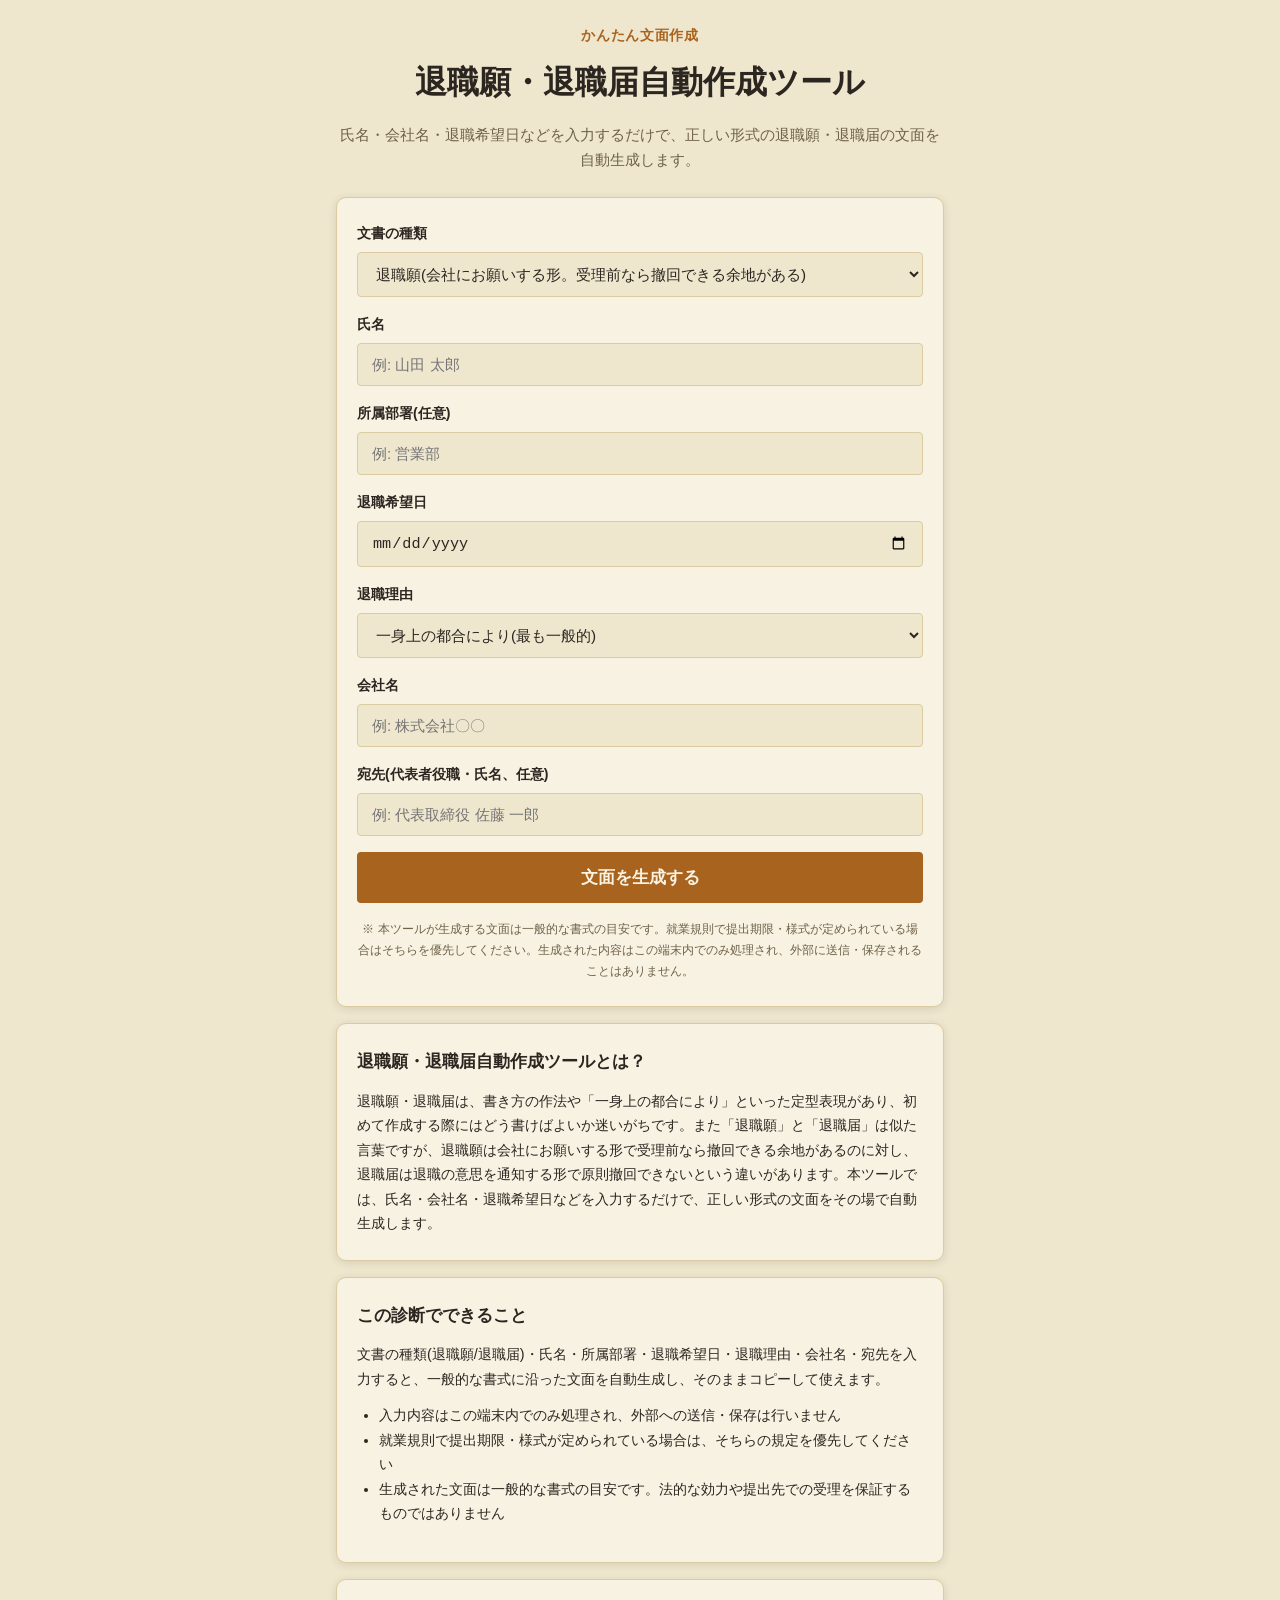
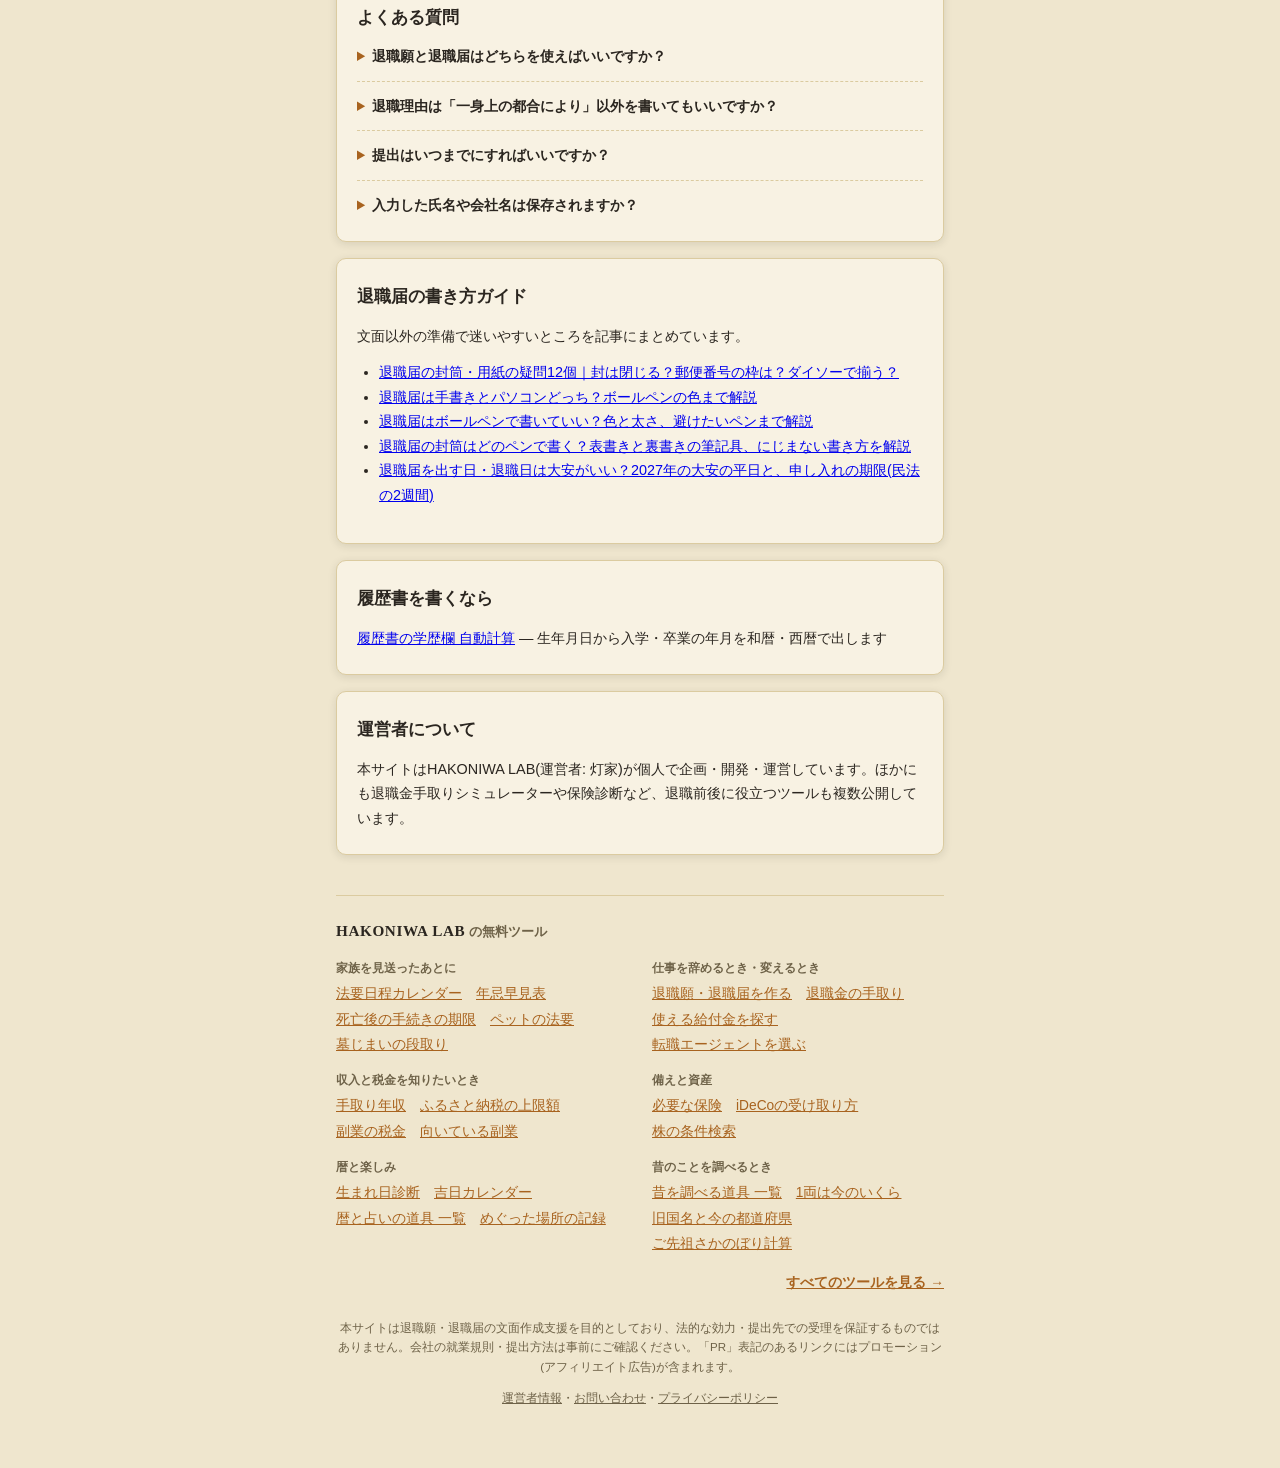
<file: index.html>
<!DOCTYPE html>
<html lang="ja">
<head>
<meta charset="UTF-8">
<meta name="viewport" content="width=device-width, initial-scale=1.0">
<!-- Google tag (gtag.js) -->
<script async src="https://www.googletagmanager.com/gtag/js?id=G-WTBHV5QYG3"></script>
<script>
  window.dataLayer = window.dataLayer || [];
  function gtag(){dataLayer.push(arguments);}
  gtag('js', new Date());
  gtag('config', 'G-WTBHV5QYG3');
</script>
<title>退職願・退職届 自動作成ツール | 入力するだけで文面を生成</title>
<meta name="description" content="氏名・会社名・退職希望日などを入力するだけで、正しい形式の退職願・退職届の文面を自動生成し、コピーできます。">
<script async src="https://pagead2.googlesyndication.com/pagead/js/adsbygoogle.js?client=ca-pub-6465548593525933" crossorigin="anonymous"></script>
<link rel="canonical" href="https://hakoniwalab.com/resignation-letter-generator/">
<link rel="stylesheet" href="css/style.css">
<script type="application/ld+json">{"@context":"https://schema.org","@type":"FAQPage","mainEntity":[{"@type":"Question","name":"退職願と退職届はどちらを使えばいいですか？","acceptedAnswer":{"@type":"Answer","text":"まずは会社と話し合いながら退職時期を決めたい場合は退職願(受理前なら撤回できる余地があります)、退職の意思がすでに固まっている場合は退職届(原則撤回できません)を選ぶのが一般的です。就業規則で指定がある場合はそちらに従ってください。"}},{"@type":"Question","name":"退職理由は「一身上の都合により」以外を書いてもいいですか？","acceptedAnswer":{"@type":"Answer","text":"書けます。ただし退職願・退職届では詳しい退職理由を書かないのが一般的なマナーとされており、多くの場合「一身上の都合により」で十分です。転居や契約期間満了など事実を書く場合もあります。"}},{"@type":"Question","name":"提出はいつまでにすればいいですか？","acceptedAnswer":{"@type":"Answer","text":"民法上は退職の意思表示から2週間で退職の効果が生じますが、就業規則で「1ヶ月前まで」等の規定がある会社が多いため、まずは自社の就業規則をご確認ください。"}},{"@type":"Question","name":"入力した氏名や会社名は保存されますか？","acceptedAnswer":{"@type":"Answer","text":"保存されません。入力内容はこの端末(ブラウザ)内でのみ処理され、外部への送信や保存は一切行いません。"}}]}</script>
</head>
<body>
<div id="app" class="app">

  <header class="app-header">
    <p class="app-header__eyebrow">かんたん文面作成</p>
    <h1 class="app-header__title">退職願・退職届<br class="sp-only">自動作成ツール</h1>
    <p class="app-header__lead">氏名・会社名・退職希望日などを入力するだけで、正しい形式の退職願・退職届の文面を自動生成します。</p>
  </header>

  <main id="main" class="main">

    <!-- intro/form screen -->
    <section id="screen-intro" class="screen" data-screen="intro">
      <div class="card card--intro">
        <form id="gen-form">
          <div class="form-field">
            <label for="letter_type">文書の種類</label>
            <select id="letter_type" name="letter_type" class="quiz-select">
              <option value="request">退職願(会社にお願いする形。受理前なら撤回できる余地がある)</option>
              <option value="notice">退職届(退職の意思を通知する形。原則撤回できない)</option>
            </select>
          </div>

          <div class="form-field">
            <label for="name">氏名</label>
            <input type="text" id="name" name="name" class="quiz-select" placeholder="例: 山田 太郎" required>
          </div>

          <div class="form-field">
            <label for="department">所属部署(任意)</label>
            <input type="text" id="department" name="department" class="quiz-select" placeholder="例: 営業部">
          </div>

          <div class="form-field">
            <label for="resign_date">退職希望日</label>
            <input type="date" id="resign_date" name="resign_date" class="quiz-select" required>
          </div>

          <div class="form-field">
            <label for="reason_preset">退職理由</label>
            <select id="reason_preset" name="reason_preset" class="quiz-select">
              <option value="一身上の都合により">一身上の都合により(最も一般的)</option>
              <option value="契約期間満了に伴い">契約期間満了に伴い</option>
              <option value="転居に伴い">転居に伴い</option>
              <option value="家庭の事情により">家庭の事情により</option>
              <option value="custom">自由入力</option>
            </select>
          </div>

          <div class="form-field" id="reason-custom-field" hidden>
            <label for="reason_custom">退職理由(自由入力・接続助詞まで含めて入力してください)</label>
            <input type="text" id="reason_custom" name="reason_custom" class="quiz-select" placeholder="例: 一身上の都合により">
          </div>

          <div class="form-field">
            <label for="company_name">会社名</label>
            <input type="text" id="company_name" name="company_name" class="quiz-select" placeholder="例: 株式会社〇〇" required>
          </div>

          <div class="form-field">
            <label for="representative_name">宛先(代表者役職・氏名、任意)</label>
            <input type="text" id="representative_name" name="representative_name" class="quiz-select" placeholder="例: 代表取締役 佐藤 一郎">
          </div>

          <button type="submit" class="btn btn--primary btn--large">文面を生成する</button>
        </form>
        <p class="intro-disclaimer">※ 本ツールが生成する文面は一般的な書式の目安です。就業規則で提出期限・様式が定められている場合はそちらを優先してください。生成された内容はこの端末内でのみ処理され、外部に送信・保存されることはありません。</p>
      </div>
    </section>

    <!-- result screen -->
    <section id="screen-result" class="screen" data-screen="result" hidden>
      <div class="card card--intro" id="result-body"></div>
      <button type="button" class="btn btn--primary btn--large" id="btn-copy">文面をコピーする</button>
      <div id="ad-slot-result-bottom" class="ad-slot" aria-hidden="true"></div>
      <div class="card card--books" data-books-card>
        <h2 class="card__title">関連する本</h2>
        <p class="books__lead">辞めたあとのことを考えはじめた方へ。運営者が書いた本です。</p>
        <ul class="books__list">
          <li class="books__item">
            <a href="https://www.amazon.co.jp/dp/B0H3LRYNQZ" target="_blank" rel="noopener">
              <span class="books__title">50代からのセカンドキャリア: 肩書きが消えた日、人生は始まる</span>
              <span class="books__note">神泉悠斗／役職や肩書きが外れたあとの、仕事の選び直しについて。</span>
            </a>
          </li>
        </ul>
        <p class="books__ku">Kindle Unlimited の対象です（会員なら追加料金はかかりません）。</p>
      </div>


      <div class="card card--lead" id="lead-card">
        <h2 class="card__title">今後の手続きの参考情報を受け取りたい方へ</h2>
        <p>メールアドレスを登録すると、HAKONIWA LABの新しいツール・お得な情報をお届けします。</p>
        <form id="lead-form" class="lead-form" action="https://mail-studio.hakoniwa-labs.workers.dev/f/v6lGNd5ZqjptO-bG2wVIIij1IczI0iWg" method="post" target="popupwindow" onsubmit="window.open('https://mail-studio.hakoniwa-labs.workers.dev/f/v6lGNd5ZqjptO-bG2wVIIij1IczI0iWg', 'popupwindow')">
          <input type="email" name="email" class="lead-form__input" placeholder="メールアドレス" required>
          <button type="submit" class="btn btn--primary">登録する</button>
        </form>
      </div>

      <button type="button" class="btn btn--ghost" id="btn-restart">条件を変えて作り直す</button>
    </section>

  </main>

  <section class="article" aria-labelledby="about-heading">
    <div class="card card--article">
      <h2 id="about-heading">退職願・退職届自動作成ツールとは？</h2>
      <p>退職願・退職届は、書き方の作法や「一身上の都合により」といった定型表現があり、初めて作成する際にはどう書けばよいか迷いがちです。また「退職願」と「退職届」は似た言葉ですが、退職願は会社にお願いする形で受理前なら撤回できる余地があるのに対し、退職届は退職の意思を通知する形で原則撤回できないという違いがあります。本ツールでは、氏名・会社名・退職希望日などを入力するだけで、正しい形式の文面をその場で自動生成します。</p>
    </div>

    <div class="card card--article">
      <h2>この診断でできること</h2>
      <p>文書の種類(退職願/退職届)・氏名・所属部署・退職希望日・退職理由・会社名・宛先を入力すると、一般的な書式に沿った文面を自動生成し、そのままコピーして使えます。</p>
      <ul>
        <li>入力内容はこの端末内でのみ処理され、外部への送信・保存は行いません</li>
        <li>就業規則で提出期限・様式が定められている場合は、そちらの規定を優先してください</li>
        <li>生成された文面は一般的な書式の目安です。法的な効力や提出先での受理を保証するものではありません</li>
      </ul>
    </div>

    <div class="card card--article">
      <h2>よくある質問</h2>
      <details class="faq-item">
        <summary>退職願と退職届はどちらを使えばいいですか？</summary>
        <p>まずは会社と話し合いながら退職時期を決めたい場合は退職願(受理前なら撤回できる余地があります)、退職の意思がすでに固まっている場合は退職届(原則撤回できません)を選ぶのが一般的です。就業規則で指定がある場合はそちらに従ってください。</p>
      </details>
      <details class="faq-item">
        <summary>退職理由は「一身上の都合により」以外を書いてもいいですか？</summary>
        <p>書けます。ただし退職願・退職届では詳しい退職理由を書かないのが一般的なマナーとされており、多くの場合「一身上の都合により」で十分です。転居や契約期間満了など事実を書く場合もあります。</p>
      </details>
      <details class="faq-item">
        <summary>提出はいつまでにすればいいですか？</summary>
        <p>民法上は退職の意思表示から2週間で退職の効果が生じますが、就業規則で「1ヶ月前まで」等の規定がある会社が多いため、まずは自社の就業規則をご確認ください。</p>
      </details>
      <details class="faq-item">
        <summary>入力した氏名や会社名は保存されますか？</summary>
        <p>保存されません。入力内容はこの端末(ブラウザ)内でのみ処理され、外部への送信や保存は一切行いません。</p>
      </details>
    </div>

    <div class="card card--article">
      <h2>退職届の書き方ガイド</h2>
      <p>文面以外の準備で迷いやすいところを記事にまとめています。</p>
      <ul>
        <li><a href="guide/taishokutodoke-fuutou/">退職届の封筒・用紙の疑問12個｜封は閉じる？郵便番号の枠は？ダイソーで揃う？</a></li>
        <li><a href="guide/taishokutodoke-tegaki-pc/">退職届は手書きとパソコンどっち？ボールペンの色まで解説</a></li>
        <li><a href="guide/taishokutodoke-borupen/">退職届はボールペンで書いていい？色と太さ、避けたいペンまで解説</a></li>
        <li><a href="guide/taishokutodoke-fuutou-pen/">退職届の封筒はどのペンで書く？表書きと裏書きの筆記具、にじまない書き方を解説</a></li>
        <li><a href="../birthday-fortune/guide/taishoku-kichijitsu/">退職届を出す日・退職日は大安がいい？2027年の大安の平日と、申し入れの期限(民法の2週間)</a></li>
      </ul>
    </div>

    <div class="card card--article">
      <h2>履歴書を書くなら</h2>
      <p><a href="rirekisho-gakureki/">履歴書の学歴欄 自動計算</a> — 生年月日から入学・卒業の年月を和暦・西暦で出します</p>
    </div>

    <div class="card card--article">
      <h2>運営者について</h2>
      <p>本サイトはHAKONIWA LAB(運営者: 灯家)が個人で企画・開発・運営しています。ほかにも退職金手取りシミュレーターや保険診断など、退職前後に役立つツールも複数公開しています。</p>
    </div>
  </section>

  <!-- site-nav:start -->
  <style>
  .site-nav { margin: 40px 0 0; padding: 22px 0 0; border-top: 1px solid var(--color-border, var(--line, #dbcba0)); color: var(--color-text, var(--ink, #2b2620)); text-align: left; }
  .site-nav__title { margin: 0 0 14px; font-size: 0.82rem; font-weight: 700; color: var(--color-text-muted, var(--muted, #6e6248)); }
  .site-nav__title a { font-family: Georgia, "Times New Roman", serif; font-size: 0.95rem; letter-spacing: 0.04em; color: var(--color-text, var(--ink, #2b2620)); text-decoration: none; }
  .site-nav__groups { display: grid; gap: 14px 24px; }
  @media (min-width: 560px) { .site-nav__groups { grid-template-columns: 1fr 1fr; } }
  .site-nav__label { margin: 0 0 4px; font-size: 0.74rem; font-weight: 700; color: var(--color-text-muted, var(--muted, #6e6248)); }
  .site-nav__links { display: flex; flex-wrap: wrap; gap: 2px 14px; margin: 0; padding: 0; list-style: none; font-size: 0.86rem; line-height: 1.7; }
  .site-nav__links li { margin: 0; padding: 0; }
  .site-nav__links li::before { content: none; }
  .site-nav__links a { color: var(--color-primary, var(--navy, #a8631f)); }
  .site-nav__all { margin: 16px 0 0; font-size: 0.86rem; text-align: right; }
  .site-nav__all a { color: var(--color-primary, var(--navy, #a8631f)); font-weight: 700; }
  .app-footer a { color: var(--color-text-muted, var(--muted, #6e6248)); }
  </style>
  <nav class="site-nav" aria-label="HAKONIWA LABのツール">
    <p class="site-nav__title"><a href="../">HAKONIWA LAB</a> の無料ツール</p>
    <div class="site-nav__groups">
      <div>
        <p class="site-nav__label">家族を見送ったあとに</p>
        <ul class="site-nav__links">
          <li><a href="../houyou-calendar/">法要日程カレンダー</a></li>
          <li><a href="../houyou-calendar/hayami/">年忌早見表</a></li>
          <li><a href="../houyou-calendar/tetsuzuki/">死亡後の手続きの期限</a></li>
          <li><a href="../houyou-calendar/pet/">ペットの法要</a></li>
          <li><a href="../houyou-calendar/hakajimai/">墓じまいの段取り</a></li>
        </ul>
      </div>
      <div>
        <p class="site-nav__label">仕事を辞めるとき・変えるとき</p>
        <ul class="site-nav__links">
          <li><a href="../resignation-letter-generator/">退職願・退職届を作る</a></li>
          <li><a href="../retirement-simulator/">退職金の手取り</a></li>
          <li><a href="../subsidy-checker/">使える給付金を探す</a></li>
          <li><a href="../career-checker/">転職エージェントを選ぶ</a></li>
        </ul>
      </div>
      <div>
        <p class="site-nav__label">収入と税金を知りたいとき</p>
        <ul class="site-nav__links">
          <li><a href="../takehome-calculator/">手取り年収</a></li>
          <li><a href="../furusato-simulator/">ふるさと納税の上限額</a></li>
          <li><a href="../sidejob-tax-simulator/">副業の税金</a></li>
          <li><a href="../sidejob-checker/">向いている副業</a></li>
        </ul>
      </div>
      <div>
        <p class="site-nav__label">備えと資産</p>
        <ul class="site-nav__links">
          <li><a href="../insurance-checker/">必要な保険</a></li>
          <li><a href="../retirement-simulator/ideco/">iDeCoの受け取り方</a></li>
          <li><a href="../stock-screener/">株の条件検索</a></li>
        </ul>
      </div>
      <div>
        <p class="site-nav__label">暦と楽しみ</p>
        <ul class="site-nav__links">
          <li><a href="../birthday-fortune/">生まれ日診断</a></li>
          <li><a href="../birthday-fortune/calendar/">吉日カレンダー</a></li>
          <li><a href="../birthday-fortune/tools/">暦と占いの道具 一覧</a></li>
          <li><a href="../meguri-log/">めぐった場所の記録</a></li>
        </ul>
      </div>
      <div>
        <p class="site-nav__label">昔のことを調べるとき</p>
        <ul class="site-nav__links">
          <li><a href="../mukashi/">昔を調べる道具 一覧</a></li>
          <li><a href="../mukashi/ryou/">1両は今のいくら</a></li>
          <li><a href="../mukashi/kokumei/">旧国名と今の都道府県</a></li>
          <li><a href="../mukashi/senzo/">ご先祖さかのぼり計算</a></li>
        </ul>
      </div>
    </div>
    <p class="site-nav__all"><a href="../">すべてのツールを見る →</a></p>
  </nav>
  <!-- site-nav:end -->

  <footer class="app-footer">
    <p>本サイトは退職願・退職届の文面作成支援を目的としており、法的な効力・提出先での受理を保証するものではありません。会社の就業規則・提出方法は事前にご確認ください。「PR」表記のあるリンクにはプロモーション(アフィリエイト広告)が含まれます。</p>
    <p><a href="../about.html">運営者情報</a>・<a href="../contact.html">お問い合わせ</a>・<a href="../privacy.html">プライバシーポリシー</a></p>
  </footer>

</div>

<script src="js/generate.js"></script>
<script src="js/app.js"></script>
</body>
</html>
</file>
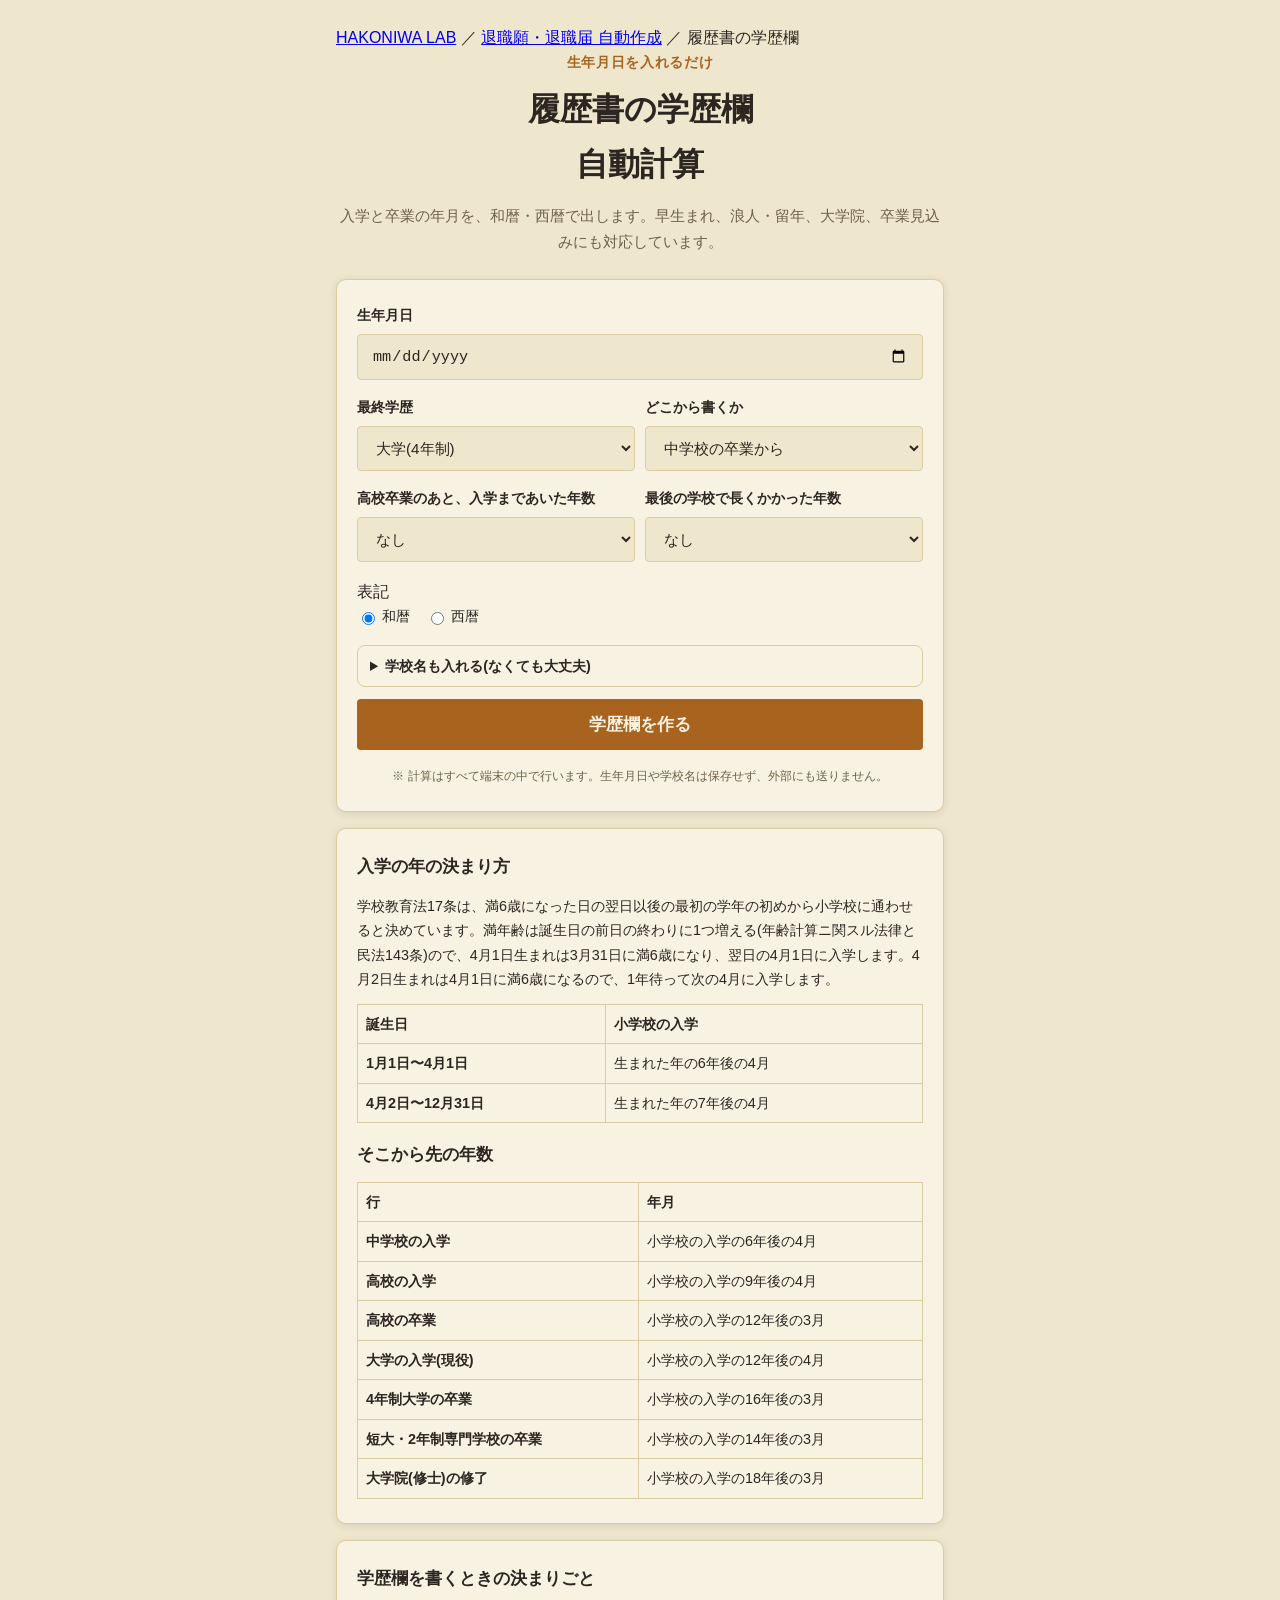
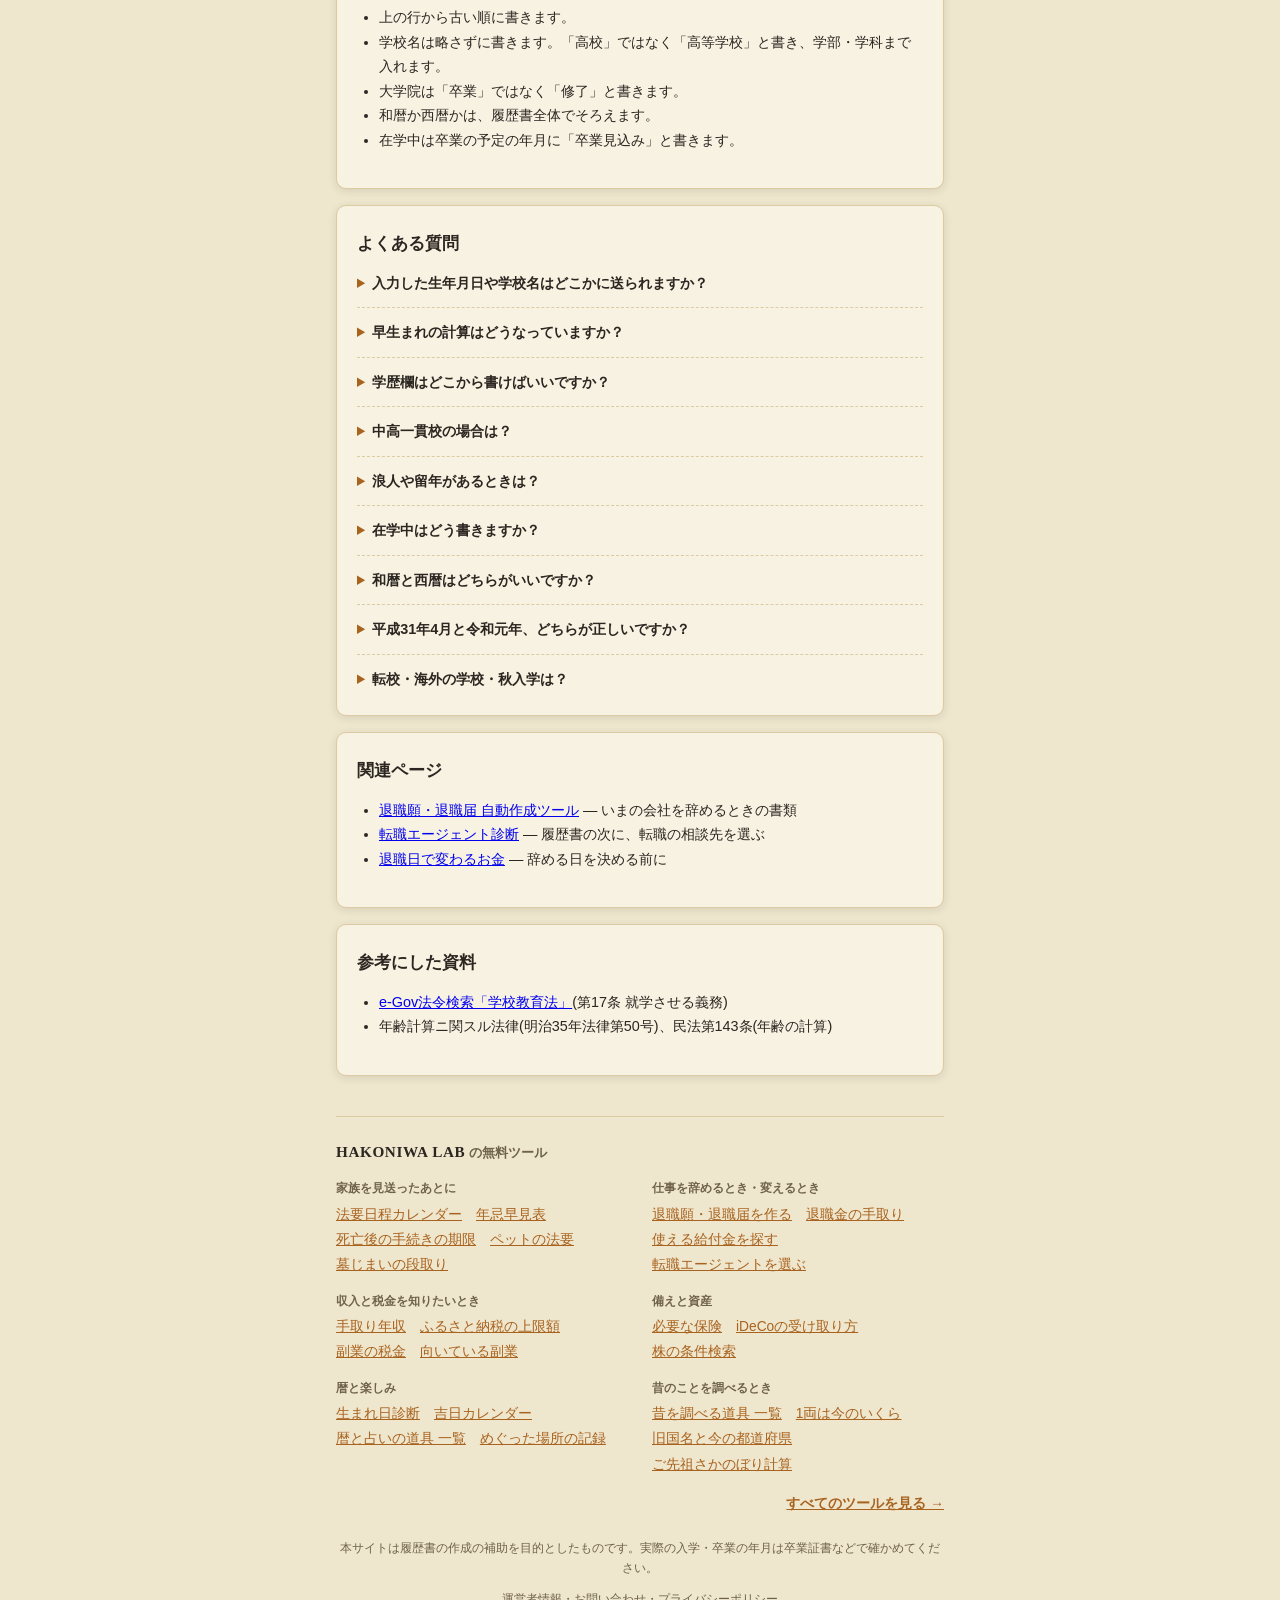
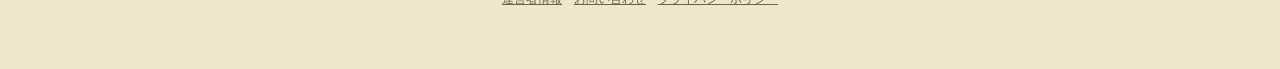
<file: rirekisho-gakureki/index.html>
<!DOCTYPE html>
<html lang="ja">
<head>
<meta charset="UTF-8">
<meta name="viewport" content="width=device-width, initial-scale=1.0">
<!-- Google tag (gtag.js) -->
<script async src="https://www.googletagmanager.com/gtag/js?id=G-WTBHV5QYG3"></script>
<script>
  window.dataLayer = window.dataLayer || [];
  function gtag(){dataLayer.push(arguments);}
  gtag('js', new Date());
  gtag('config', 'G-WTBHV5QYG3');
</script>
<title>履歴書の学歴欄 自動計算｜生年月日から入学・卒業の年月を和暦・西暦で(早生まれ対応・登録不要)</title>
<meta name="description" content="生年月日と最終学歴を入れるだけで、履歴書の学歴欄に書く入学・卒業の年月を和暦と西暦で出します。早生まれ、浪人・留年、大学院、卒業見込みに対応。学校名も入れてそのままコピーできます。入力は保存しません。">
<script async src="https://pagead2.googlesyndication.com/pagead/js/adsbygoogle.js?client=ca-pub-6465548593525933" crossorigin="anonymous"></script>
<link rel="canonical" href="https://hakoniwalab.com/resignation-letter-generator/rirekisho-gakureki/">
<meta property="og:type" content="website">
<meta property="og:title" content="履歴書の学歴欄 自動計算 | HAKONIWA LAB">
<meta property="og:description" content="生年月日と最終学歴から、入学・卒業の年月を和暦と西暦で出します。">
<meta property="og:url" content="https://hakoniwalab.com/resignation-letter-generator/rirekisho-gakureki/">
<link rel="stylesheet" href="../css/style.css">
<script type="application/ld+json">{"@context":"https://schema.org","@type":"FAQPage","mainEntity":[{"@type":"Question","name":"入力した生年月日や学校名はどこかに送られますか？","acceptedAnswer":{"@type":"Answer","text":"送られません。計算はすべてお使いの端末の中で行い、保存もしません。ページを閉じると消えます。"}},{"@type":"Question","name":"早生まれの計算はどうなっていますか？","acceptedAnswer":{"@type":"Answer","text":"1月1日〜4月1日生まれは、生まれた年の6年後の4月に小学校へ入学します。4月2日〜12月31日生まれは7年後の4月です。4月1日生まれが早生まれに入るのは、法律上の満年齢が誕生日の前日に上がるためです。"}},{"@type":"Question","name":"学歴欄はどこから書けばいいですか？","acceptedAnswer":{"@type":"Answer","text":"決まりはありません。一般には中学校の卒業か高校の入学から書くことが多く、応募先に指定があればそれに従います。このページでは小学校・中学校・高校のどこから書くかを選べます。"}},{"@type":"Question","name":"中高一貫校の場合は？","acceptedAnswer":{"@type":"Answer","text":"中学校と高校の行をそれぞれ書くのが一般的です。計算は同じです。"}},{"@type":"Question","name":"浪人や留年があるときは？","acceptedAnswer":{"@type":"Answer","text":"「高校卒業のあと、入学まであいた年数」と「長くかかった年数」を選ぶと、年が動きます。浪人や留年の事実そのものは学歴欄には書かなくてかまいません。入学と卒業の年月だけが並びます。"}},{"@type":"Question","name":"在学中はどう書きますか？","acceptedAnswer":{"@type":"Answer","text":"卒業の年月が今より先のときは「卒業見込み」、入学が先のときは「入学予定」と自動で出します。"}},{"@type":"Question","name":"和暦と西暦はどちらがいいですか？","acceptedAnswer":{"@type":"Answer","text":"どちらでもかまいません。職歴欄や日付の欄と同じ表記にそろえます。応募先の指定があればそれに従います。"}},{"@type":"Question","name":"平成31年4月と令和元年、どちらが正しいですか？","acceptedAnswer":{"@type":"Answer","text":"2019年4月は改元の前なので「平成31年4月」です。令和元年は2019年5月1日からです。学校の入学・卒業は3月と4月なので、令和元年の行は出ません。1989年の3月・4月は「平成元年」です。"}},{"@type":"Question","name":"転校・海外の学校・秋入学は？","acceptedAnswer":{"@type":"Answer","text":"このページは日本の学校に4月入学・3月卒業で通った場合の計算です。転校や海外の学校、秋入学は、出てきた表をコピーして手で直してください。"}}]}</script>
<style>
.gk-row2 { display: grid; grid-template-columns: 1fr 1fr; gap: 10px; }
.gk-style { display: flex; gap: 16px; font-size: 0.95rem; }
.gk-style label { display: inline-flex; gap: 4px; align-items: center; font-weight: 400; margin: 0; }
.gk-t { width: 100%; border-collapse: collapse; font-size: 0.95rem; }
.gk-t th, .gk-t td { border: 1px solid var(--color-border); padding: 7px 8px; text-align: left; }
.gk-t th:nth-child(2), .gk-t td:nth-child(2) { text-align: center; white-space: nowrap; }
.gk-t td:first-child { white-space: nowrap; }
.gk-note { font-size: 0.9rem; text-align: left; margin: 0 0 10px; }
.gk-simple { width: 100%; border-collapse: collapse; font-size: 0.9rem; }
.gk-simple th, .gk-simple td { border: 1px solid var(--color-border); padding: 7px 8px; text-align: left; }
#gk-result { text-align: left; }
.gk-names { border: 1px solid var(--color-border); border-radius: 8px; padding: 8px 12px; margin: 0 0 12px; text-align: left; }
.gk-names summary { cursor: pointer; font-weight: 700; font-size: 0.9rem; }
.gk-names .form-field { margin-top: 8px; }
</style>
</head>
<body>
<div id="app" class="app">

  <nav class="crumb"><a href="../../">HAKONIWA LAB</a> ／ <a href="../">退職願・退職届 自動作成</a> ／ 履歴書の学歴欄</nav>

  <header class="app-header">
    <p class="app-header__eyebrow">生年月日を入れるだけ</p>
    <h1 class="app-header__title">履歴書の学歴欄<br>自動計算</h1>
    <p class="app-header__lead">入学と卒業の年月を、和暦・西暦で出します。早生まれ、浪人・留年、大学院、卒業見込みにも対応しています。</p>
  </header>

  <main id="main" class="main">
    <section class="screen">
      <div class="card card--intro">
        <form id="gk-form" autocomplete="off">
          <div class="form-field"><label for="gk-birth">生年月日</label><input type="date" id="gk-birth" class="quiz-select" min="1940-01-01"></div>
          <div class="gk-row2">
            <div class="form-field"><label for="gk-last">最終学歴</label><select id="gk-last" class="quiz-select"></select></div>
            <div class="form-field"><label for="gk-from">どこから書くか</label>
              <select id="gk-from" class="quiz-select">
                <option value="ko">中学校の卒業から</option>
                <option value="chu">中学校の入学から</option>
                <option value="sho">小学校の入学から</option>
              </select></div>
          </div>
          <div class="gk-row2">
            <div class="form-field" id="gk-w-ronin"><label for="gk-ronin">高校卒業のあと、入学まであいた年数</label><select id="gk-ronin" class="quiz-select"></select></div>
            <div class="form-field" id="gk-w-ryunen"><label for="gk-ryunen">最後の学校で長くかかった年数</label><select id="gk-ryunen" class="quiz-select"></select></div>
          </div>
          <div class="form-field"><span class="form-label">表記</span>
            <div class="gk-style">
              <label><input type="radio" name="gk-style" value="wareki" checked> 和暦</label>
              <label><input type="radio" name="gk-style" value="seireki"> 西暦</label>
            </div></div>
          <details class="gk-names"><summary>学校名も入れる(なくても大丈夫)</summary>
            <div class="form-field" id="gk-w-sho"><label for="gk-sho">小学校</label><input type="text" id="gk-sho" class="quiz-select" maxlength="40" placeholder="例: ○○市立△△小学校"></div>
            <div class="form-field" id="gk-w-chu"><label for="gk-chu">中学校</label><input type="text" id="gk-chu" class="quiz-select" maxlength="40" placeholder="例: ○○市立△△中学校"></div>
            <div class="form-field" id="gk-w-ko"><label for="gk-ko">高校</label><input type="text" id="gk-ko" class="quiz-select" maxlength="60" placeholder="例: 東京都立△△高等学校 普通科"></div>
            <div class="form-field" id="gk-w-next"><label for="gk-next">大学・短大・専門学校など</label><input type="text" id="gk-next" class="quiz-select" maxlength="60" placeholder="例: △△大学 経済学部 経済学科"></div>
            <div class="form-field" id="gk-w-grad"><label for="gk-grad">大学院</label><input type="text" id="gk-grad" class="quiz-select" maxlength="60" placeholder="例: △△大学大学院 工学研究科"></div>
          </details>
          <p id="gk-error" class="form-error" hidden></p>
          <button type="submit" class="btn btn--primary btn--large">学歴欄を作る</button>
        </form>
        <p class="intro-disclaimer">※ 計算はすべて端末の中で行います。生年月日や学校名は保存せず、外部にも送りません。</p>
      </div>

      <div class="card" id="gk-result" hidden>
        <p id="gk-note" class="gk-note"></p>
        <div class="table-scroll"><table class="gk-t"><thead><tr><th>年</th><th>月</th><th>学歴</th></tr></thead><tbody id="gk-table"></tbody></table></div>
        <p class="item__note">コピーすると「年・月・学歴」がタブ区切りになり、Excelの表やWordの表にそのまま貼れます。転校や海外の学校、秋入学は手で直してください。</p>
        <button type="button" id="gk-copy" class="btn btn--primary btn--large">コピーする</button>
      </div>
    </section>

    <div class="card card--article">
      <h2>入学の年の決まり方</h2>
      <p>学校教育法17条は、満6歳になった日の翌日以後の最初の学年の初めから小学校に通わせると決めています。満年齢は誕生日の前日の終わりに1つ増える(年齢計算ニ関スル法律と民法143条)ので、4月1日生まれは3月31日に満6歳になり、翌日の4月1日に入学します。4月2日生まれは4月1日に満6歳になるので、1年待って次の4月に入学します。</p>
      <div class="table-scroll"><table class="gk-simple"><thead><tr><th>誕生日</th><th>小学校の入学</th></tr></thead><tbody>
            <tr><th>1月1日〜4月1日</th><td>生まれた年の6年後の4月</td></tr>
            <tr><th>4月2日〜12月31日</th><td>生まれた年の7年後の4月</td></tr>
      </tbody></table></div>
      <h2 style="margin-top:18px">そこから先の年数</h2>
      <div class="table-scroll"><table class="gk-simple"><thead><tr><th>行</th><th>年月</th></tr></thead><tbody>
            <tr><th>中学校の入学</th><td>小学校の入学の6年後の4月</td></tr>
            <tr><th>高校の入学</th><td>小学校の入学の9年後の4月</td></tr>
            <tr><th>高校の卒業</th><td>小学校の入学の12年後の3月</td></tr>
            <tr><th>大学の入学(現役)</th><td>小学校の入学の12年後の4月</td></tr>
            <tr><th>4年制大学の卒業</th><td>小学校の入学の16年後の3月</td></tr>
            <tr><th>短大・2年制専門学校の卒業</th><td>小学校の入学の14年後の3月</td></tr>
            <tr><th>大学院(修士)の修了</th><td>小学校の入学の18年後の3月</td></tr>
      </tbody></table></div>
    </div>

    <div class="card card--article">
      <h2>学歴欄を書くときの決まりごと</h2>
      <ul>
        <li>上の行から古い順に書きます。</li>
        <li>学校名は略さずに書きます。「高校」ではなく「高等学校」と書き、学部・学科まで入れます。</li>
        <li>大学院は「卒業」ではなく「修了」と書きます。</li>
        <li>和暦か西暦かは、履歴書全体でそろえます。</li>
        <li>在学中は卒業の予定の年月に「卒業見込み」と書きます。</li>
      </ul>
    </div>

    <div class="card card--article">
      <h2>よくある質問</h2>
      <details class="faq-item"><summary>入力した生年月日や学校名はどこかに送られますか？</summary><p>送られません。計算はすべてお使いの端末の中で行い、保存もしません。ページを閉じると消えます。</p></details>
      <details class="faq-item"><summary>早生まれの計算はどうなっていますか？</summary><p>1月1日〜4月1日生まれは、生まれた年の6年後の4月に小学校へ入学します。4月2日〜12月31日生まれは7年後の4月です。4月1日生まれが早生まれに入るのは、法律上の満年齢が誕生日の前日に上がるためです。</p></details>
      <details class="faq-item"><summary>学歴欄はどこから書けばいいですか？</summary><p>決まりはありません。一般には中学校の卒業か高校の入学から書くことが多く、応募先に指定があればそれに従います。このページでは小学校・中学校・高校のどこから書くかを選べます。</p></details>
      <details class="faq-item"><summary>中高一貫校の場合は？</summary><p>中学校と高校の行をそれぞれ書くのが一般的です。計算は同じです。</p></details>
      <details class="faq-item"><summary>浪人や留年があるときは？</summary><p>「高校卒業のあと、入学まであいた年数」と「長くかかった年数」を選ぶと、年が動きます。浪人や留年の事実そのものは学歴欄には書かなくてかまいません。入学と卒業の年月だけが並びます。</p></details>
      <details class="faq-item"><summary>在学中はどう書きますか？</summary><p>卒業の年月が今より先のときは「卒業見込み」、入学が先のときは「入学予定」と自動で出します。</p></details>
      <details class="faq-item"><summary>和暦と西暦はどちらがいいですか？</summary><p>どちらでもかまいません。職歴欄や日付の欄と同じ表記にそろえます。応募先の指定があればそれに従います。</p></details>
      <details class="faq-item"><summary>平成31年4月と令和元年、どちらが正しいですか？</summary><p>2019年4月は改元の前なので「平成31年4月」です。令和元年は2019年5月1日からです。学校の入学・卒業は3月と4月なので、令和元年の行は出ません。1989年の3月・4月は「平成元年」です。</p></details>
      <details class="faq-item"><summary>転校・海外の学校・秋入学は？</summary><p>このページは日本の学校に4月入学・3月卒業で通った場合の計算です。転校や海外の学校、秋入学は、出てきた表をコピーして手で直してください。</p></details>
    </div>

    <div class="card card--article">
      <h2>関連ページ</h2>
      <ul>
        <li><a href="../">退職願・退職届 自動作成ツール</a> — いまの会社を辞めるときの書類</li>
        <li><a href="../../career-checker/">転職エージェント診断</a> — 履歴書の次に、転職の相談先を選ぶ</li>
        <li><a href="../../retirement-simulator/taishokubi/">退職日で変わるお金</a> — 辞める日を決める前に</li>
      </ul>
    </div>

    <div class="card card--article">
      <h2>参考にした資料</h2>
      <ul class="sources">
        <li><a href="https://laws.e-gov.go.jp/law/322AC0000000026" target="_blank" rel="noopener">e-Gov法令検索「学校教育法」</a>(第17条 就学させる義務)</li>
        <li>年齢計算ニ関スル法律(明治35年法律第50号)、民法第143条(年齢の計算)</li>
      </ul>
    </div>
  </main>

  <!-- site-nav:start -->
  <style>
  .site-nav { margin: 40px 0 0; padding: 22px 0 0; border-top: 1px solid var(--color-border, var(--line, #dbcba0)); color: var(--color-text, var(--ink, #2b2620)); text-align: left; }
  .site-nav__title { margin: 0 0 14px; font-size: 0.82rem; font-weight: 700; color: var(--color-text-muted, var(--muted, #6e6248)); }
  .site-nav__title a { font-family: Georgia, "Times New Roman", serif; font-size: 0.95rem; letter-spacing: 0.04em; color: var(--color-text, var(--ink, #2b2620)); text-decoration: none; }
  .site-nav__groups { display: grid; gap: 14px 24px; }
  @media (min-width: 560px) { .site-nav__groups { grid-template-columns: 1fr 1fr; } }
  .site-nav__label { margin: 0 0 4px; font-size: 0.74rem; font-weight: 700; color: var(--color-text-muted, var(--muted, #6e6248)); }
  .site-nav__links { display: flex; flex-wrap: wrap; gap: 2px 14px; margin: 0; padding: 0; list-style: none; font-size: 0.86rem; line-height: 1.7; }
  .site-nav__links li { margin: 0; padding: 0; }
  .site-nav__links li::before { content: none; }
  .site-nav__links a { color: var(--color-primary, var(--navy, #a8631f)); }
  .site-nav__all { margin: 16px 0 0; font-size: 0.86rem; text-align: right; }
  .site-nav__all a { color: var(--color-primary, var(--navy, #a8631f)); font-weight: 700; }
  .app-footer a { color: var(--color-text-muted, var(--muted, #6e6248)); }
  </style>
  <nav class="site-nav" aria-label="HAKONIWA LABのツール">
    <p class="site-nav__title"><a href="../../">HAKONIWA LAB</a> の無料ツール</p>
    <div class="site-nav__groups">
      <div>
        <p class="site-nav__label">家族を見送ったあとに</p>
        <ul class="site-nav__links">
          <li><a href="../../houyou-calendar/">法要日程カレンダー</a></li>
          <li><a href="../../houyou-calendar/hayami/">年忌早見表</a></li>
          <li><a href="../../houyou-calendar/tetsuzuki/">死亡後の手続きの期限</a></li>
          <li><a href="../../houyou-calendar/pet/">ペットの法要</a></li>
          <li><a href="../../houyou-calendar/hakajimai/">墓じまいの段取り</a></li>
        </ul>
      </div>
      <div>
        <p class="site-nav__label">仕事を辞めるとき・変えるとき</p>
        <ul class="site-nav__links">
          <li><a href="../../resignation-letter-generator/">退職願・退職届を作る</a></li>
          <li><a href="../../retirement-simulator/">退職金の手取り</a></li>
          <li><a href="../../subsidy-checker/">使える給付金を探す</a></li>
          <li><a href="../../career-checker/">転職エージェントを選ぶ</a></li>
        </ul>
      </div>
      <div>
        <p class="site-nav__label">収入と税金を知りたいとき</p>
        <ul class="site-nav__links">
          <li><a href="../../takehome-calculator/">手取り年収</a></li>
          <li><a href="../../furusato-simulator/">ふるさと納税の上限額</a></li>
          <li><a href="../../sidejob-tax-simulator/">副業の税金</a></li>
          <li><a href="../../sidejob-checker/">向いている副業</a></li>
        </ul>
      </div>
      <div>
        <p class="site-nav__label">備えと資産</p>
        <ul class="site-nav__links">
          <li><a href="../../insurance-checker/">必要な保険</a></li>
          <li><a href="../../retirement-simulator/ideco/">iDeCoの受け取り方</a></li>
          <li><a href="../../stock-screener/">株の条件検索</a></li>
        </ul>
      </div>
      <div>
        <p class="site-nav__label">暦と楽しみ</p>
        <ul class="site-nav__links">
          <li><a href="../../birthday-fortune/">生まれ日診断</a></li>
          <li><a href="../../birthday-fortune/calendar/">吉日カレンダー</a></li>
          <li><a href="../../birthday-fortune/tools/">暦と占いの道具 一覧</a></li>
          <li><a href="../../meguri-log/">めぐった場所の記録</a></li>
        </ul>
      </div>
      <div>
        <p class="site-nav__label">昔のことを調べるとき</p>
        <ul class="site-nav__links">
          <li><a href="../../mukashi/">昔を調べる道具 一覧</a></li>
          <li><a href="../../mukashi/ryou/">1両は今のいくら</a></li>
          <li><a href="../../mukashi/kokumei/">旧国名と今の都道府県</a></li>
          <li><a href="../../mukashi/senzo/">ご先祖さかのぼり計算</a></li>
        </ul>
      </div>
    </div>
    <p class="site-nav__all"><a href="../../">すべてのツールを見る →</a></p>
  </nav>
  <!-- site-nav:end -->

  <footer class="app-footer">
    <p>本サイトは履歴書の作成の補助を目的としたものです。実際の入学・卒業の年月は卒業証書などで確かめてください。</p>
    <p><a href="../../about.html">運営者情報</a>・<a href="../../contact.html">お問い合わせ</a>・<a href="../../privacy.html">プライバシーポリシー</a></p>
  </footer>

</div>
<script src="../js/gakureki.js"></script>
</body>
</html>
</file>
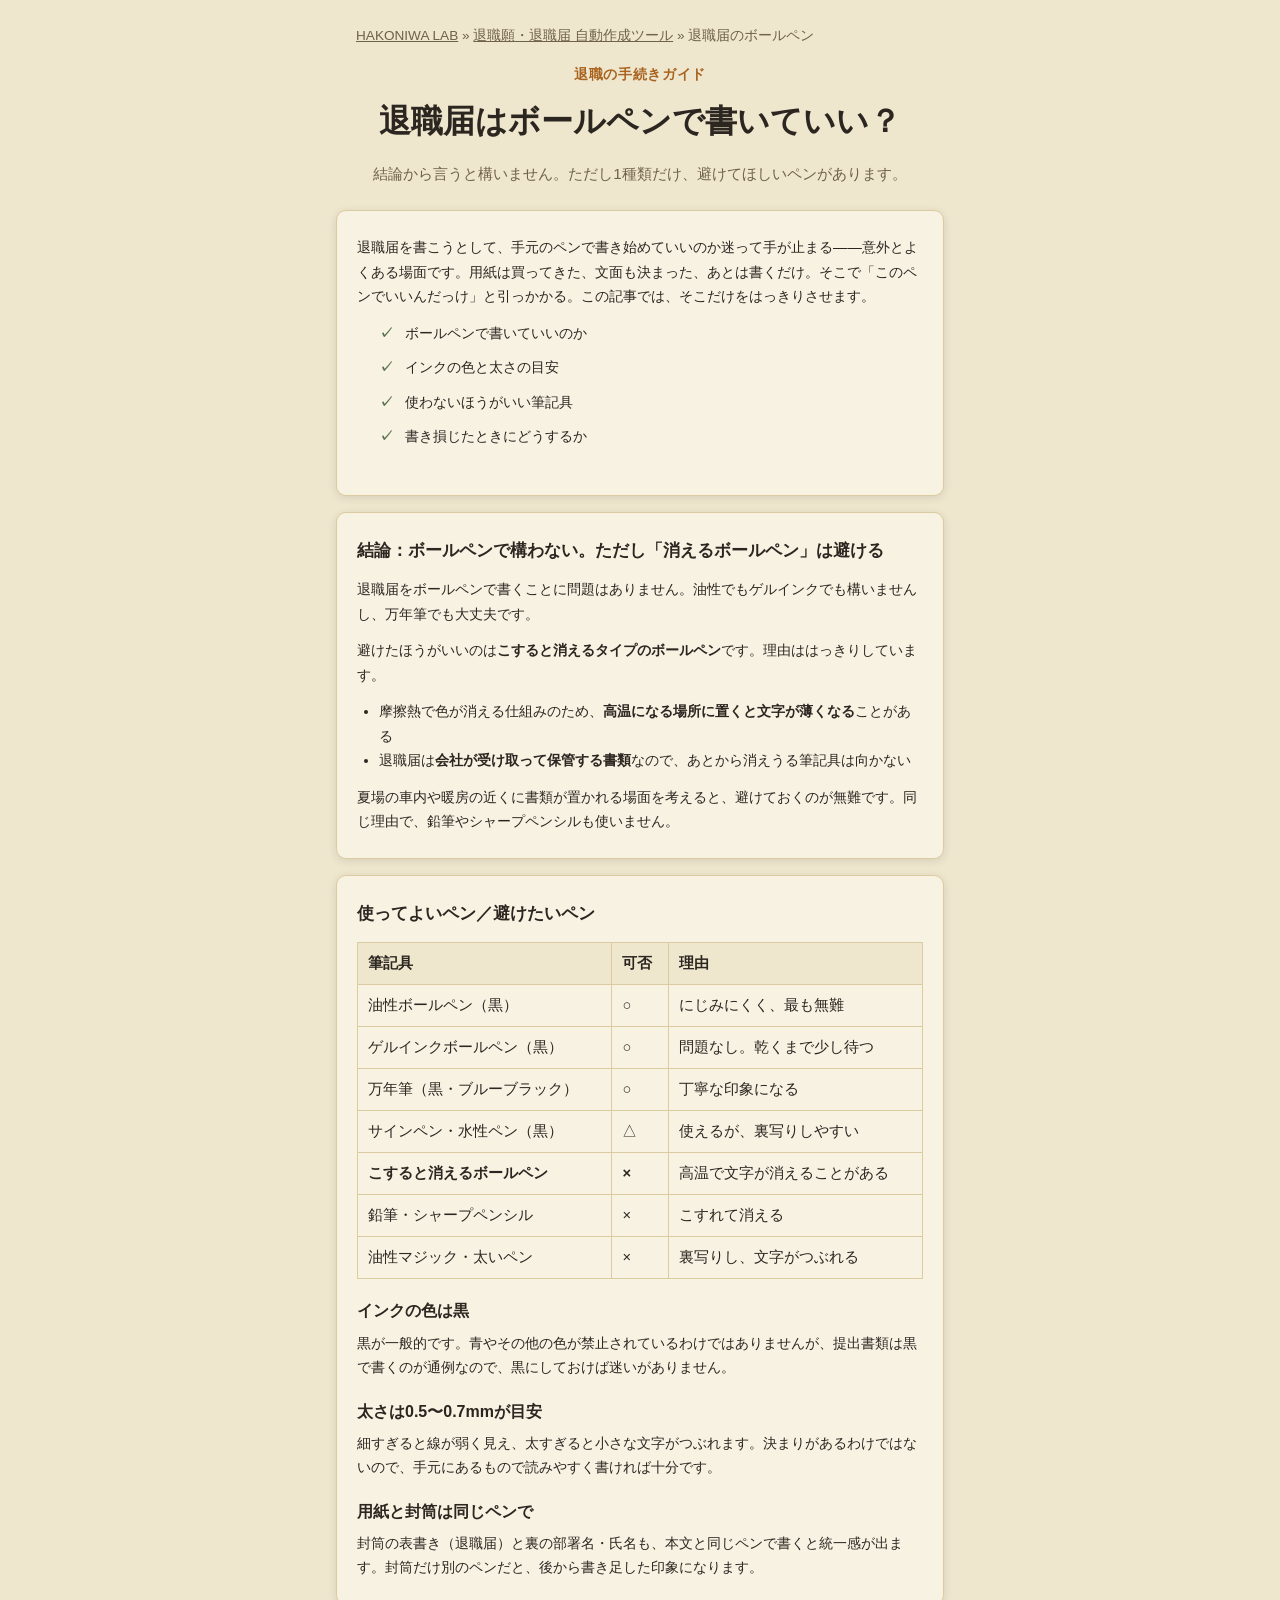
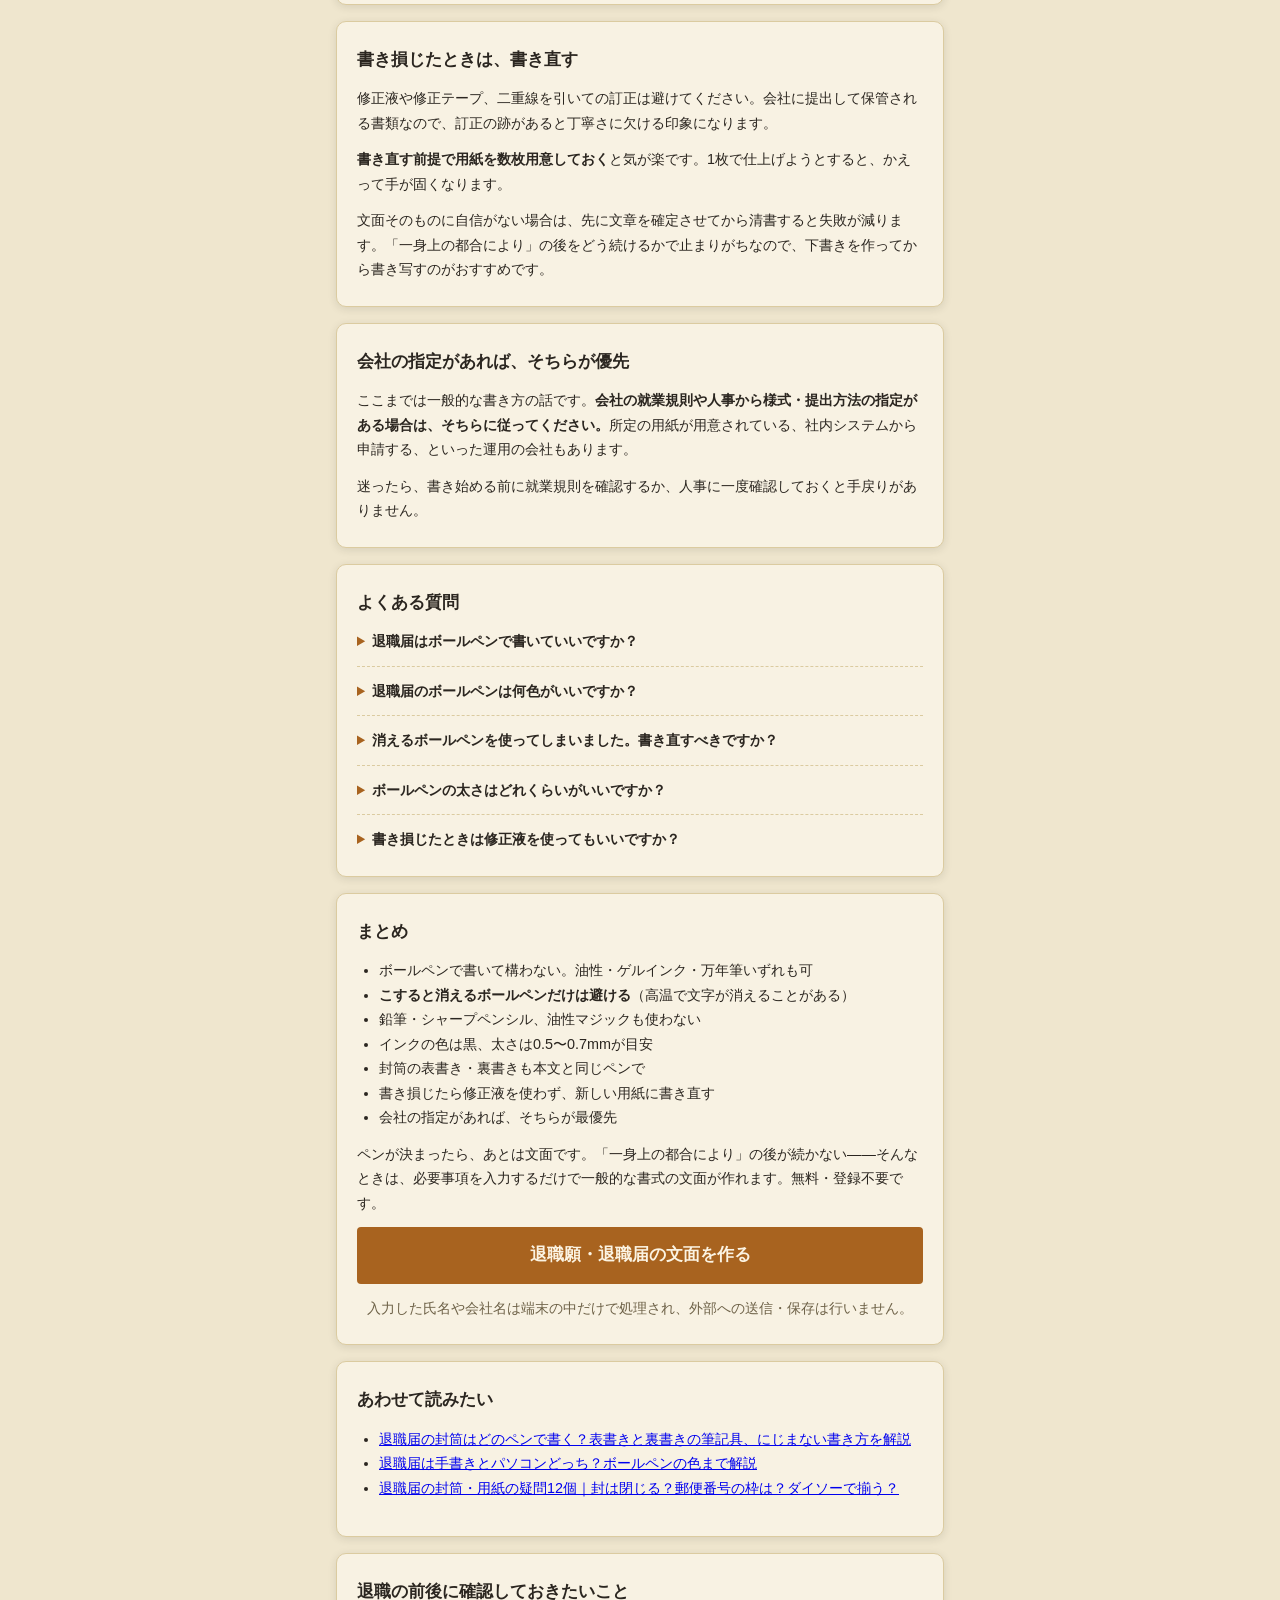
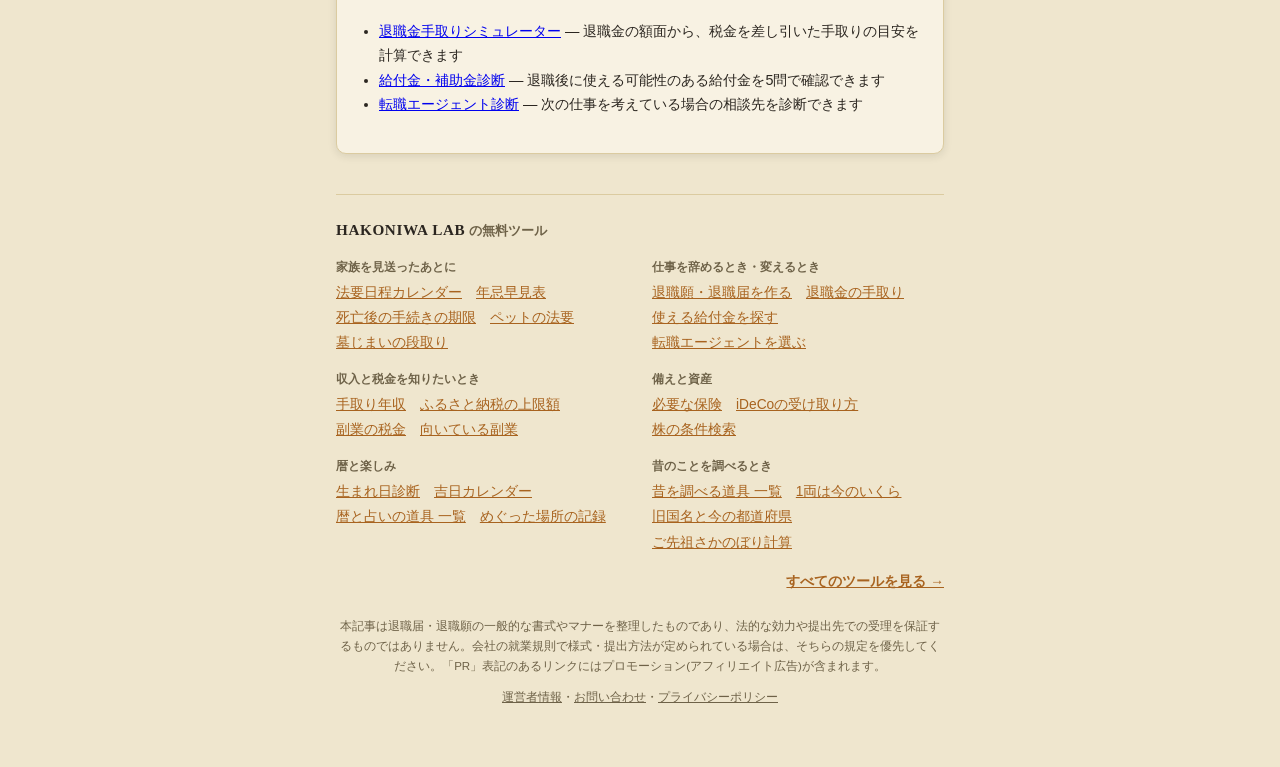
<file: guide/taishokutodoke-borupen/index.html>
<!DOCTYPE html>
<html lang="ja">
<head>
<meta charset="UTF-8">
<meta name="viewport" content="width=device-width, initial-scale=1.0">
<!-- Google tag (gtag.js) -->
<script async src="https://www.googletagmanager.com/gtag/js?id=G-WTBHV5QYG3"></script>
<script>
  window.dataLayer = window.dataLayer || [];
  function gtag(){dataLayer.push(arguments);}
  gtag('js', new Date());
  gtag('config', 'G-WTBHV5QYG3');
</script>
<title>退職届はボールペンで書いていい？色と太さ、避けたいペンまで解説</title>
<meta name="description" content="退職届はボールペンで書いて構いません。ただし消えるボールペンだけは避けてください。インクの色は黒、太さは0.5〜0.7mmが目安です。使ってよいペンとNGなペン、書き損じたときの直し方までまとめました。">
<script async src="https://pagead2.googlesyndication.com/pagead/js/adsbygoogle.js?client=ca-pub-6465548593525933" crossorigin="anonymous"></script>
<link rel="canonical" href="https://hakoniwalab.com/resignation-letter-generator/guide/taishokutodoke-borupen/">
<link rel="stylesheet" href="../../css/style.css">
<script type="application/ld+json">{"@context":"https://schema.org","@type":"FAQPage","mainEntity":[{"@type":"Question","name":"退職届はボールペンで書いていいですか？","acceptedAnswer":{"@type":"Answer","text":"はい、ボールペンで書いて構いません。油性でもゲルインクでも問題ありません。ただし、こすると消えるタイプのボールペンだけは避けてください。退職届は会社が保管する書類のため、あとから消えたり薄くなったりする筆記具は適していません。"}},{"@type":"Question","name":"退職届のボールペンは何色がいいですか？","acceptedAnswer":{"@type":"Answer","text":"黒が一般的です。青やその他の色を使ってはいけないという決まりがあるわけではありませんが、提出書類は黒で書くのが通例のため、黒を選んでおくと迷いがありません。用紙・封筒とも同じペンで書くと統一感が出ます。"}},{"@type":"Question","name":"消えるボールペンを使ってしまいました。書き直すべきですか？","acceptedAnswer":{"@type":"Answer","text":"書き直すことをおすすめします。こすると消えるボールペンは摩擦熱で色が消える仕組みで、車内や暖房の近くなど高温になる場所に置くと文字が薄くなることがあります。保管される書類には向きません。"}},{"@type":"Question","name":"ボールペンの太さはどれくらいがいいですか？","acceptedAnswer":{"@type":"Answer","text":"0.5mmから0.7mm程度が書きやすい目安です。細すぎると線が弱く見え、太すぎると小さな文字がつぶれやすくなります。手元にあるもので書ければ問題はなく、太さの決まりがあるわけではありません。"}},{"@type":"Question","name":"書き損じたときは修正液を使ってもいいですか？","acceptedAnswer":{"@type":"Answer","text":"修正液や二重線での訂正は避け、新しい用紙に書き直すのが無難です。退職届は会社に提出して保管される書類のため、訂正の跡があると丁寧さに欠ける印象になります。書き直す前提で、用紙は数枚用意しておくと安心です。"}}]}</script>
<style>
.guide-nav { max-width: 720px; margin: 0 auto 16px; padding: 0 20px; font-size: 0.85rem; color: var(--color-text-muted); }
.guide-nav a { color: var(--color-text-muted); }
.guide-lead { font-size: 0.95rem; }
.guide-table { width: 100%; border-collapse: collapse; margin: 14px 0; font-size: 0.92rem; }
.guide-table th, .guide-table td { border: 1px solid var(--color-border); padding: 8px 10px; text-align: left; vertical-align: top; }
.guide-table th { background: var(--color-bg); font-weight: 600; }
.guide-note { font-size: 0.85rem; color: var(--color-text-muted); }
.card--article h3 { font-size: 1rem; margin: 18px 0 6px; }
.guide-cta { text-align: center; }
.guide-cta .btn { display: inline-block; text-decoration: none; }
</style>
</head>
<body>
<div class="app">

  <nav class="guide-nav" aria-label="パンくずリスト">
    <a href="../../../">HAKONIWA LAB</a> &raquo;
    <a href="../../">退職願・退職届 自動作成ツール</a> &raquo;
    <span aria-current="page">退職届のボールペン</span>
  </nav>

  <header class="app-header">
    <p class="app-header__eyebrow">退職の手続きガイド</p>
    <h1 class="app-header__title">退職届は<br class="sp-only">ボールペンで書いていい？</h1>
    <p class="app-header__lead">結論から言うと構いません。ただし1種類だけ、避けてほしいペンがあります。</p>
  </header>

  <main class="main">

    <section class="article">

      <div class="card card--article">
        <p class="guide-lead">退職届を書こうとして、手元のペンで書き始めていいのか迷って手が止まる——意外とよくある場面です。用紙は買ってきた、文面も決まった、あとは書くだけ。そこで「このペンでいいんだっけ」と引っかかる。この記事では、そこだけをはっきりさせます。</p>
        <ul class="intro-points">
          <li>ボールペンで書いていいのか</li>
          <li>インクの色と太さの目安</li>
          <li>使わないほうがいい筆記具</li>
          <li>書き損じたときにどうするか</li>
        </ul>
      </div>

      <div class="card card--article">
        <h2>結論：ボールペンで構わない。ただし「消えるボールペン」は避ける</h2>
        <p>退職届をボールペンで書くことに問題はありません。油性でもゲルインクでも構いませんし、万年筆でも大丈夫です。</p>
        <p>避けたほうがいいのは<strong>こすると消えるタイプのボールペン</strong>です。理由ははっきりしています。</p>
        <ul>
          <li>摩擦熱で色が消える仕組みのため、<strong>高温になる場所に置くと文字が薄くなる</strong>ことがある</li>
          <li>退職届は<strong>会社が受け取って保管する書類</strong>なので、あとから消えうる筆記具は向かない</li>
        </ul>
        <p>夏場の車内や暖房の近くに書類が置かれる場面を考えると、避けておくのが無難です。同じ理由で、鉛筆やシャープペンシルも使いません。</p>
      </div>

      <div class="card card--article">
        <h2>使ってよいペン／避けたいペン</h2>
        <table class="guide-table">
            <thead>
              <tr><th>筆記具</th><th>可否</th><th>理由</th></tr>
            </thead>
            <tbody>
              <tr><td>油性ボールペン（黒）</td><td>○</td><td>にじみにくく、最も無難</td></tr>
              <tr><td>ゲルインクボールペン（黒）</td><td>○</td><td>問題なし。乾くまで少し待つ</td></tr>
              <tr><td>万年筆（黒・ブルーブラック）</td><td>○</td><td>丁寧な印象になる</td></tr>
              <tr><td>サインペン・水性ペン（黒）</td><td>△</td><td>使えるが、裏写りしやすい</td></tr>
              <tr><td><strong>こすると消えるボールペン</strong></td><td><strong>×</strong></td><td>高温で文字が消えることがある</td></tr>
              <tr><td>鉛筆・シャープペンシル</td><td>×</td><td>こすれて消える</td></tr>
              <tr><td>油性マジック・太いペン</td><td>×</td><td>裏写りし、文字がつぶれる</td></tr>
            </tbody>
        </table>
        <h3>インクの色は黒</h3>
        <p>黒が一般的です。青やその他の色が禁止されているわけではありませんが、提出書類は黒で書くのが通例なので、黒にしておけば迷いがありません。</p>
        <h3>太さは0.5〜0.7mmが目安</h3>
        <p>細すぎると線が弱く見え、太すぎると小さな文字がつぶれます。決まりがあるわけではないので、手元にあるもので読みやすく書ければ十分です。</p>
        <h3>用紙と封筒は同じペンで</h3>
        <p>封筒の表書き（退職届）と裏の部署名・氏名も、本文と同じペンで書くと統一感が出ます。封筒だけ別のペンだと、後から書き足した印象になります。</p>
      </div>

      <div class="card card--article">
        <h2>書き損じたときは、書き直す</h2>
        <p>修正液や修正テープ、二重線を引いての訂正は避けてください。会社に提出して保管される書類なので、訂正の跡があると丁寧さに欠ける印象になります。</p>
        <p><strong>書き直す前提で用紙を数枚用意しておく</strong>と気が楽です。1枚で仕上げようとすると、かえって手が固くなります。</p>
        <p>文面そのものに自信がない場合は、先に文章を確定させてから清書すると失敗が減ります。「一身上の都合により」の後をどう続けるかで止まりがちなので、下書きを作ってから書き写すのがおすすめです。</p>
      </div>

      <div class="card card--article">
        <h2>会社の指定があれば、そちらが優先</h2>
        <p>ここまでは一般的な書き方の話です。<strong>会社の就業規則や人事から様式・提出方法の指定がある場合は、そちらに従ってください。</strong>所定の用紙が用意されている、社内システムから申請する、といった運用の会社もあります。</p>
        <p>迷ったら、書き始める前に就業規則を確認するか、人事に一度確認しておくと手戻りがありません。</p>
      </div>

      <div class="card card--article">
        <h2>よくある質問</h2>
        <details class="faq-item">
          <summary>退職届はボールペンで書いていいですか？</summary>
          <p>はい、ボールペンで書いて構いません。油性でもゲルインクでも問題ありません。ただし、こすると消えるタイプのボールペンだけは避けてください。退職届は会社が保管する書類のため、あとから消えたり薄くなったりする筆記具は適していません。</p>
        </details>
        <details class="faq-item">
          <summary>退職届のボールペンは何色がいいですか？</summary>
          <p>黒が一般的です。青やその他の色を使ってはいけないという決まりがあるわけではありませんが、提出書類は黒で書くのが通例のため、黒を選んでおくと迷いがありません。用紙・封筒とも同じペンで書くと統一感が出ます。</p>
        </details>
        <details class="faq-item">
          <summary>消えるボールペンを使ってしまいました。書き直すべきですか？</summary>
          <p>書き直すことをおすすめします。こすると消えるボールペンは摩擦熱で色が消える仕組みで、車内や暖房の近くなど高温になる場所に置くと文字が薄くなることがあります。保管される書類には向きません。</p>
        </details>
        <details class="faq-item">
          <summary>ボールペンの太さはどれくらいがいいですか？</summary>
          <p>0.5mmから0.7mm程度が書きやすい目安です。細すぎると線が弱く見え、太すぎると小さな文字がつぶれやすくなります。手元にあるもので書ければ問題はなく、太さの決まりがあるわけではありません。</p>
        </details>
        <details class="faq-item">
          <summary>書き損じたときは修正液を使ってもいいですか？</summary>
          <p>修正液や二重線での訂正は避け、新しい用紙に書き直すのが無難です。退職届は会社に提出して保管される書類のため、訂正の跡があると丁寧さに欠ける印象になります。書き直す前提で、用紙は数枚用意しておくと安心です。</p>
        </details>
      </div>

      <div class="card card--article">
        <h2>まとめ</h2>
        <ul>
          <li>ボールペンで書いて構わない。油性・ゲルインク・万年筆いずれも可</li>
          <li><strong>こすると消えるボールペンだけは避ける</strong>（高温で文字が消えることがある）</li>
          <li>鉛筆・シャープペンシル、油性マジックも使わない</li>
          <li>インクの色は黒、太さは0.5〜0.7mmが目安</li>
          <li>封筒の表書き・裏書きも本文と同じペンで</li>
          <li>書き損じたら修正液を使わず、新しい用紙に書き直す</li>
          <li>会社の指定があれば、そちらが最優先</li>
        </ul>
        <p>ペンが決まったら、あとは文面です。「一身上の都合により」の後が続かない——そんなときは、必要事項を入力するだけで一般的な書式の文面が作れます。無料・登録不要です。</p>
        <p class="guide-cta"><a class="btn btn--primary btn--large" href="../../">退職願・退職届の文面を作る</a></p>
        <p class="guide-note" style="text-align:center;">入力した氏名や会社名は端末の中だけで処理され、外部への送信・保存は行いません。</p>
      </div>

      <div class="card card--article">
        <h2>あわせて読みたい</h2>
        <ul>
          <li><a href="../taishokutodoke-fuutou-pen/">退職届の封筒はどのペンで書く？表書きと裏書きの筆記具、にじまない書き方を解説</a></li>
          <li><a href="../taishokutodoke-tegaki-pc/">退職届は手書きとパソコンどっち？ボールペンの色まで解説</a></li>
          <li><a href="../taishokutodoke-fuutou/">退職届の封筒・用紙の疑問12個｜封は閉じる？郵便番号の枠は？ダイソーで揃う？</a></li>
        </ul>
      </div>

      <div class="card card--article">
        <h2>退職の前後に確認しておきたいこと</h2>
        <ul>
          <li><a href="../../../retirement-simulator/">退職金手取りシミュレーター</a> — 退職金の額面から、税金を差し引いた手取りの目安を計算できます</li>
          <li><a href="../../../subsidy-checker/">給付金・補助金診断</a> — 退職後に使える可能性のある給付金を5問で確認できます</li>
          <li><a href="../../../career-checker/">転職エージェント診断</a> — 次の仕事を考えている場合の相談先を診断できます</li>
        </ul>
      </div>

    </section>

  </main>

  <!-- site-nav:start -->
  <style>
  .site-nav { margin: 40px 0 0; padding: 22px 0 0; border-top: 1px solid var(--color-border, var(--line, #dbcba0)); color: var(--color-text, var(--ink, #2b2620)); text-align: left; }
  .site-nav__title { margin: 0 0 14px; font-size: 0.82rem; font-weight: 700; color: var(--color-text-muted, var(--muted, #6e6248)); }
  .site-nav__title a { font-family: Georgia, "Times New Roman", serif; font-size: 0.95rem; letter-spacing: 0.04em; color: var(--color-text, var(--ink, #2b2620)); text-decoration: none; }
  .site-nav__groups { display: grid; gap: 14px 24px; }
  @media (min-width: 560px) { .site-nav__groups { grid-template-columns: 1fr 1fr; } }
  .site-nav__label { margin: 0 0 4px; font-size: 0.74rem; font-weight: 700; color: var(--color-text-muted, var(--muted, #6e6248)); }
  .site-nav__links { display: flex; flex-wrap: wrap; gap: 2px 14px; margin: 0; padding: 0; list-style: none; font-size: 0.86rem; line-height: 1.7; }
  .site-nav__links li { margin: 0; padding: 0; }
  .site-nav__links li::before { content: none; }
  .site-nav__links a { color: var(--color-primary, var(--navy, #a8631f)); }
  .site-nav__all { margin: 16px 0 0; font-size: 0.86rem; text-align: right; }
  .site-nav__all a { color: var(--color-primary, var(--navy, #a8631f)); font-weight: 700; }
  .app-footer a { color: var(--color-text-muted, var(--muted, #6e6248)); }
  </style>
  <nav class="site-nav" aria-label="HAKONIWA LABのツール">
    <p class="site-nav__title"><a href="../../../">HAKONIWA LAB</a> の無料ツール</p>
    <div class="site-nav__groups">
      <div>
        <p class="site-nav__label">家族を見送ったあとに</p>
        <ul class="site-nav__links">
          <li><a href="../../../houyou-calendar/">法要日程カレンダー</a></li>
          <li><a href="../../../houyou-calendar/hayami/">年忌早見表</a></li>
          <li><a href="../../../houyou-calendar/tetsuzuki/">死亡後の手続きの期限</a></li>
          <li><a href="../../../houyou-calendar/pet/">ペットの法要</a></li>
          <li><a href="../../../houyou-calendar/hakajimai/">墓じまいの段取り</a></li>
        </ul>
      </div>
      <div>
        <p class="site-nav__label">仕事を辞めるとき・変えるとき</p>
        <ul class="site-nav__links">
          <li><a href="../../../resignation-letter-generator/">退職願・退職届を作る</a></li>
          <li><a href="../../../retirement-simulator/">退職金の手取り</a></li>
          <li><a href="../../../subsidy-checker/">使える給付金を探す</a></li>
          <li><a href="../../../career-checker/">転職エージェントを選ぶ</a></li>
        </ul>
      </div>
      <div>
        <p class="site-nav__label">収入と税金を知りたいとき</p>
        <ul class="site-nav__links">
          <li><a href="../../../takehome-calculator/">手取り年収</a></li>
          <li><a href="../../../furusato-simulator/">ふるさと納税の上限額</a></li>
          <li><a href="../../../sidejob-tax-simulator/">副業の税金</a></li>
          <li><a href="../../../sidejob-checker/">向いている副業</a></li>
        </ul>
      </div>
      <div>
        <p class="site-nav__label">備えと資産</p>
        <ul class="site-nav__links">
          <li><a href="../../../insurance-checker/">必要な保険</a></li>
          <li><a href="../../../retirement-simulator/ideco/">iDeCoの受け取り方</a></li>
          <li><a href="../../../stock-screener/">株の条件検索</a></li>
        </ul>
      </div>
      <div>
        <p class="site-nav__label">暦と楽しみ</p>
        <ul class="site-nav__links">
          <li><a href="../../../birthday-fortune/">生まれ日診断</a></li>
          <li><a href="../../../birthday-fortune/calendar/">吉日カレンダー</a></li>
          <li><a href="../../../birthday-fortune/tools/">暦と占いの道具 一覧</a></li>
          <li><a href="../../../meguri-log/">めぐった場所の記録</a></li>
        </ul>
      </div>
      <div>
        <p class="site-nav__label">昔のことを調べるとき</p>
        <ul class="site-nav__links">
          <li><a href="../../../mukashi/">昔を調べる道具 一覧</a></li>
          <li><a href="../../../mukashi/ryou/">1両は今のいくら</a></li>
          <li><a href="../../../mukashi/kokumei/">旧国名と今の都道府県</a></li>
          <li><a href="../../../mukashi/senzo/">ご先祖さかのぼり計算</a></li>
        </ul>
      </div>
    </div>
    <p class="site-nav__all"><a href="../../../">すべてのツールを見る →</a></p>
  </nav>
  <!-- site-nav:end -->

  <footer class="app-footer">
    <p>本記事は退職届・退職願の一般的な書式やマナーを整理したものであり、法的な効力や提出先での受理を保証するものではありません。会社の就業規則で様式・提出方法が定められている場合は、そちらの規定を優先してください。「PR」表記のあるリンクにはプロモーション(アフィリエイト広告)が含まれます。</p>
    <p><a href="../../../about.html">運営者情報</a>・<a href="../../../contact.html">お問い合わせ</a>・<a href="../../../privacy.html">プライバシーポリシー</a></p>
  </footer>

</div>
</body>
</html>
</file>
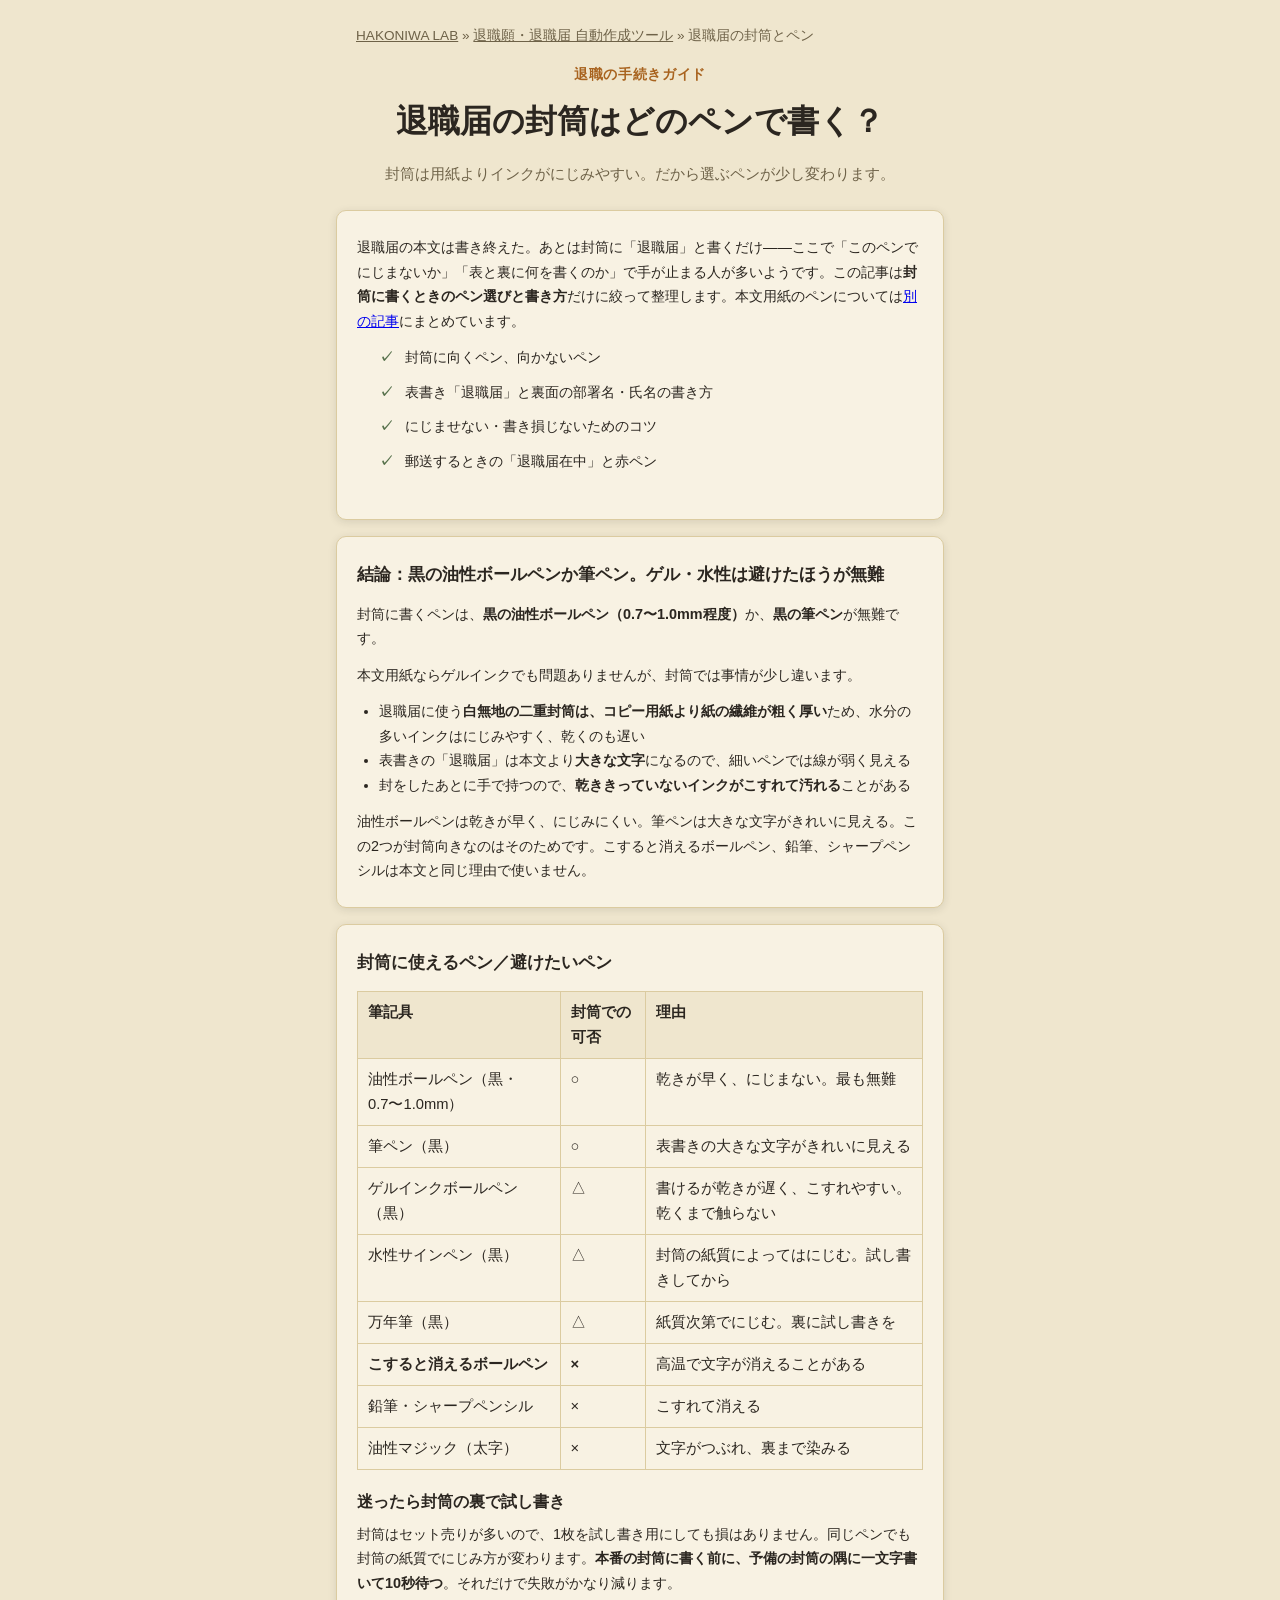
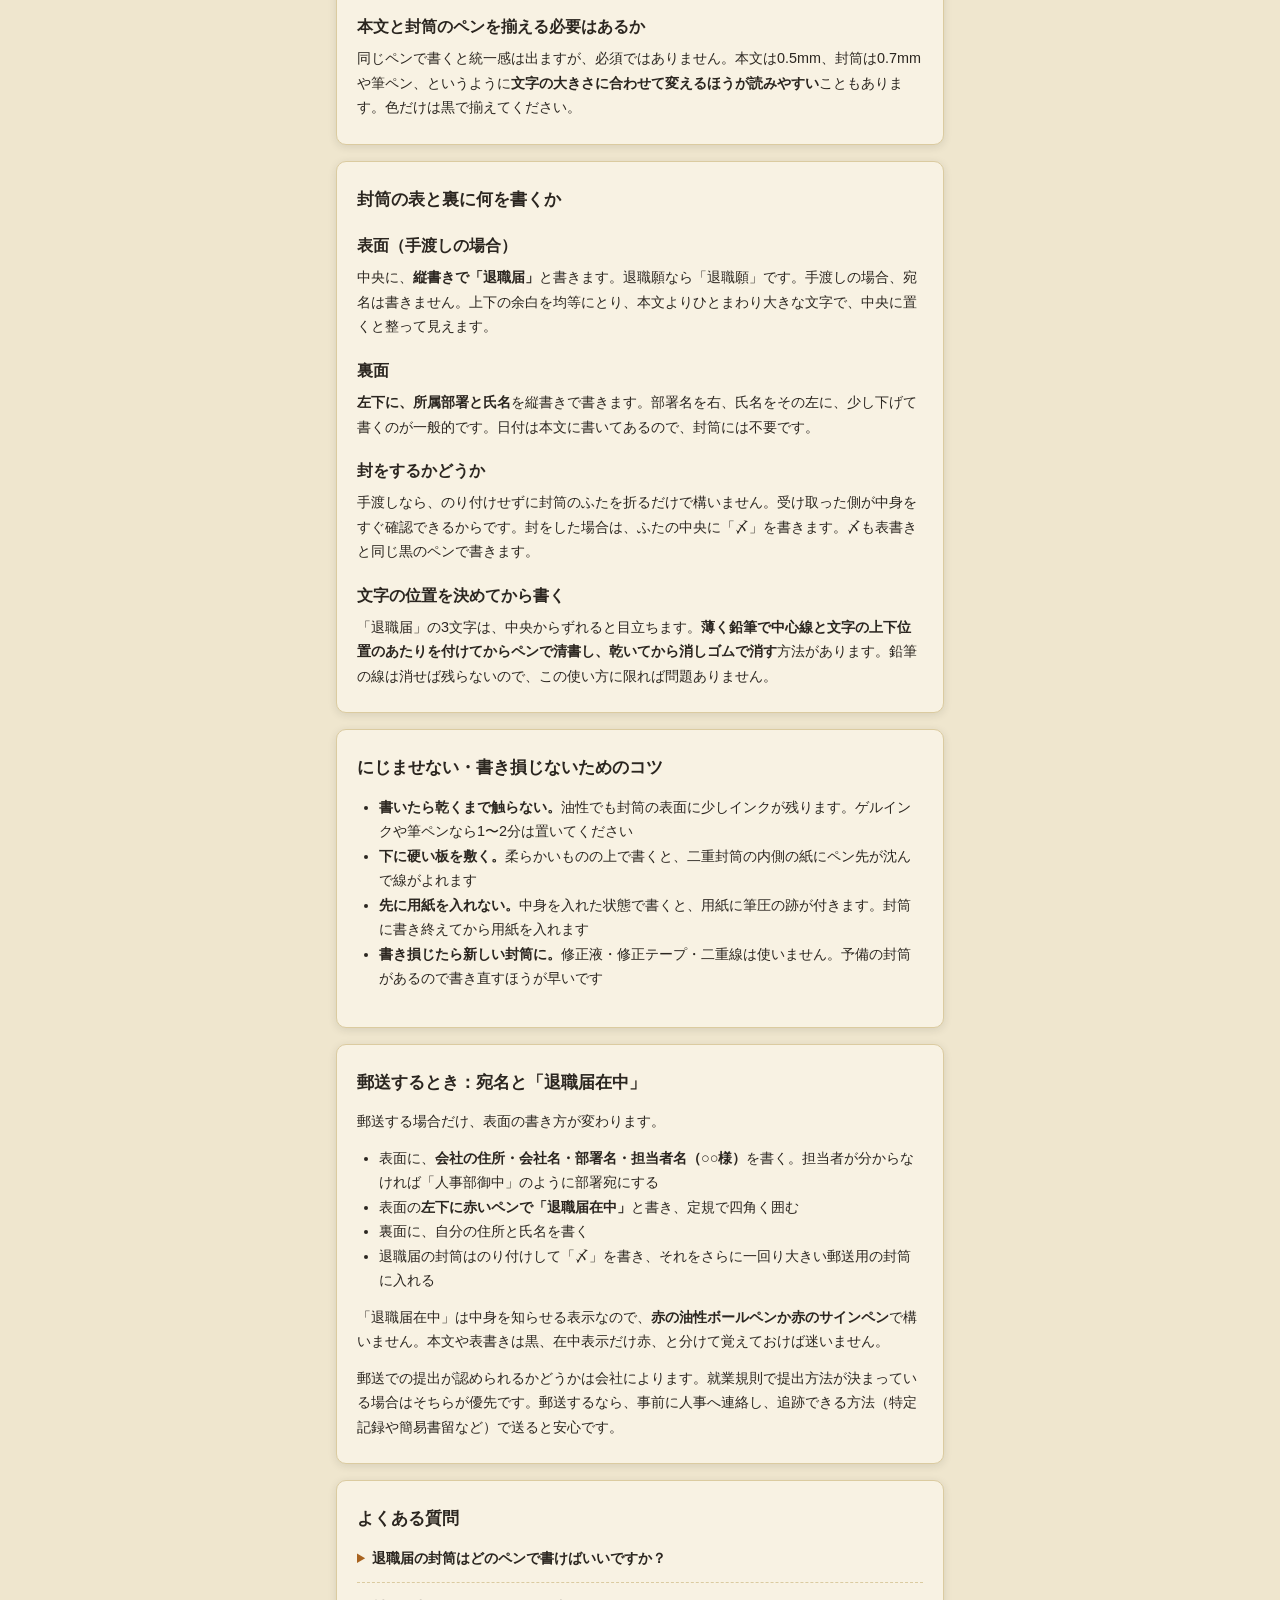
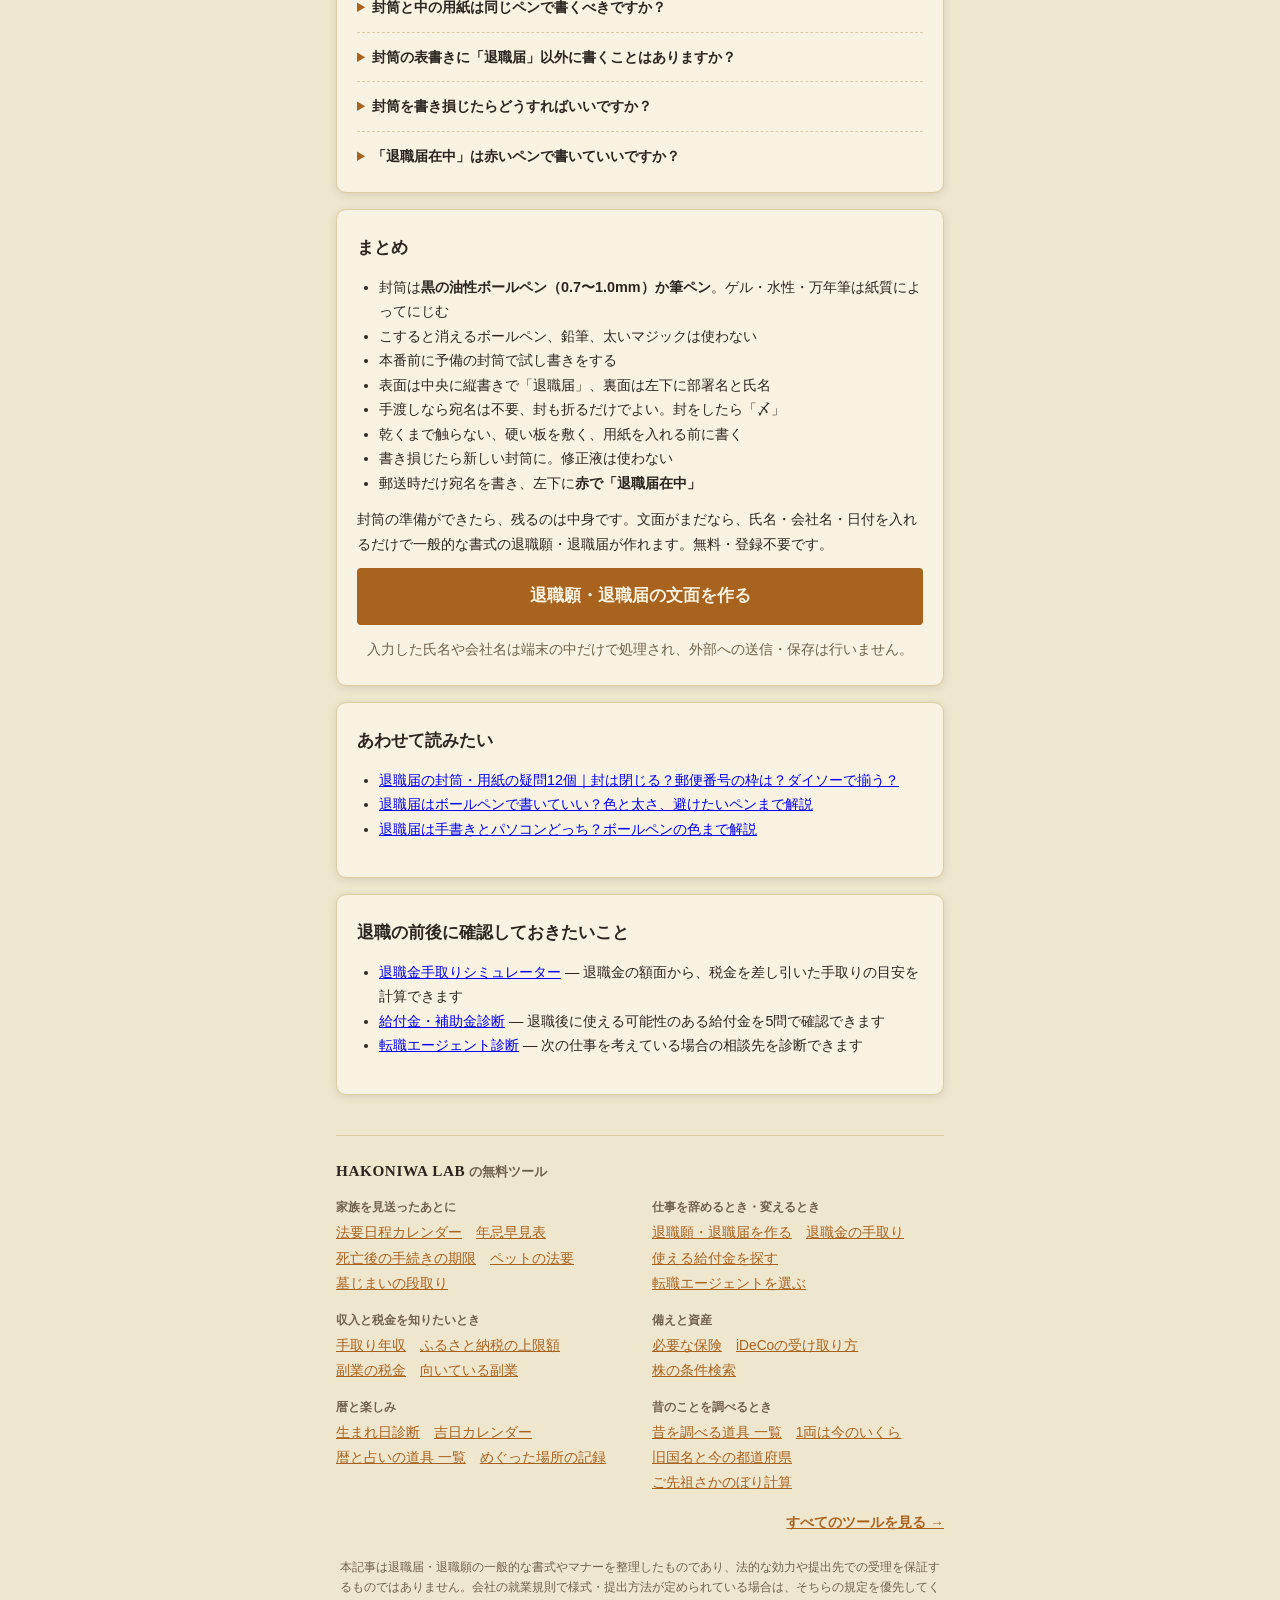
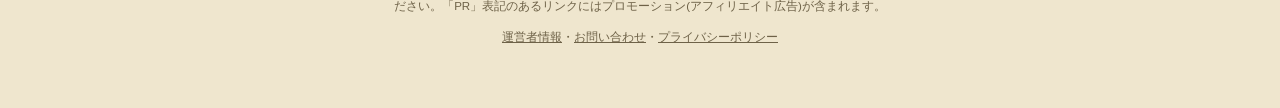
<file: guide/taishokutodoke-fuutou-pen/index.html>
<!DOCTYPE html>
<html lang="ja">
<head>
<meta charset="UTF-8">
<meta name="viewport" content="width=device-width, initial-scale=1.0">
<!-- Google tag (gtag.js) -->
<script async src="https://www.googletagmanager.com/gtag/js?id=G-WTBHV5QYG3"></script>
<script>
  window.dataLayer = window.dataLayer || [];
  function gtag(){dataLayer.push(arguments);}
  gtag('js', new Date());
  gtag('config', 'G-WTBHV5QYG3');
</script>
<title>退職届の封筒はどのペンで書く？表書きと裏書きの筆記具、にじまない書き方を解説</title>
<meta name="description" content="退職届の封筒は黒の油性ボールペンか筆ペンで書くのが無難です。封筒はコピー用紙よりインクがにじみやすく、ゲルインクや水性ペンは乾きが遅くなります。表書き「退職届」と裏面の部署名・氏名の書き方、郵送時の「退職届在中」に使う赤ペンまでまとめました。">
<script async src="https://pagead2.googlesyndication.com/pagead/js/adsbygoogle.js?client=ca-pub-6465548593525933" crossorigin="anonymous"></script>
<link rel="canonical" href="https://hakoniwalab.com/resignation-letter-generator/guide/taishokutodoke-fuutou-pen/">
<link rel="stylesheet" href="../../css/style.css">
<script type="application/ld+json">{"@context":"https://schema.org","@type":"FAQPage","mainEntity":[{"@type":"Question","name":"退職届の封筒はどのペンで書けばいいですか？","acceptedAnswer":{"@type":"Answer","text":"黒の油性ボールペン（0.7〜1.0mm程度）か、黒の筆ペンが無難です。封筒はコピー用紙より紙の繊維が粗く、ゲルインクや水性ペンはにじんだり乾きが遅かったりします。こすると消えるボールペンは会社が保管する書類に向かないため使いません。"}},{"@type":"Question","name":"封筒と中の用紙は同じペンで書くべきですか？","acceptedAnswer":{"@type":"Answer","text":"同じペンで書くと統一感が出ますが、必須ではありません。封筒の表書きは文字が大きいため、本文より少し太めのペンや筆ペンを使うほうが読みやすくなることもあります。色は本文・封筒とも黒で揃えてください。"}},{"@type":"Question","name":"封筒の表書きに「退職届」以外に書くことはありますか？","acceptedAnswer":{"@type":"Answer","text":"手渡しの場合は、表面の中央に「退職届」（退職願なら「退職願」）と書くだけで、宛名は不要です。裏面の左下に所属部署と氏名を書きます。郵送する場合は表面に会社の住所・会社名・部署名・担当者名を書き、左下に赤で「退職届在中」と添えます。"}},{"@type":"Question","name":"封筒を書き損じたらどうすればいいですか？","acceptedAnswer":{"@type":"Answer","text":"修正液や二重線で直さず、新しい封筒に書き直してください。白無地の二重封筒は数枚セットで売られていることが多いので、予備が手元にあるはずです。書き損じが心配なら、薄く鉛筆で位置のあたりを付けてから清書し、乾いたあとに消しゴムで消す方法もあります。"}},{"@type":"Question","name":"「退職届在中」は赤いペンで書いていいですか？","acceptedAnswer":{"@type":"Answer","text":"はい、郵送するときの「退職届在中」は赤の油性ボールペンか赤のサインペンで書き、定規で四角く囲むのが一般的です。これは中身を知らせるための表示なので、本文や表書きと違って赤で構いません。手渡しの場合は書きません。"}}]}</script>
<style>
.guide-nav { max-width: 720px; margin: 0 auto 16px; padding: 0 20px; font-size: 0.85rem; color: var(--color-text-muted); }
.guide-nav a { color: var(--color-text-muted); }
.guide-lead { font-size: 0.95rem; }
.guide-table { width: 100%; border-collapse: collapse; margin: 14px 0; font-size: 0.92rem; }
.guide-table th, .guide-table td { border: 1px solid var(--color-border); padding: 8px 10px; text-align: left; vertical-align: top; }
.guide-table th { background: var(--color-bg); font-weight: 600; }
.guide-note { font-size: 0.85rem; color: var(--color-text-muted); }
.card--article h3 { font-size: 1rem; margin: 18px 0 6px; }
.guide-cta { text-align: center; }
.guide-cta .btn { display: inline-block; text-decoration: none; }
</style>
</head>
<body>
<div class="app">

  <nav class="guide-nav" aria-label="パンくずリスト">
    <a href="../../../">HAKONIWA LAB</a> &raquo;
    <a href="../../">退職願・退職届 自動作成ツール</a> &raquo;
    <span aria-current="page">退職届の封筒とペン</span>
  </nav>

  <header class="app-header">
    <p class="app-header__eyebrow">退職の手続きガイド</p>
    <h1 class="app-header__title">退職届の封筒は<br class="sp-only">どのペンで書く？</h1>
    <p class="app-header__lead">封筒は用紙よりインクがにじみやすい。だから選ぶペンが少し変わります。</p>
  </header>

  <main class="main">

    <section class="article">

      <div class="card card--article">
        <p class="guide-lead">退職届の本文は書き終えた。あとは封筒に「退職届」と書くだけ——ここで「このペンでにじまないか」「表と裏に何を書くのか」で手が止まる人が多いようです。この記事は<strong>封筒に書くときのペン選びと書き方</strong>だけに絞って整理します。本文用紙のペンについては<a href="../taishokutodoke-borupen/">別の記事</a>にまとめています。</p>
        <ul class="intro-points">
          <li>封筒に向くペン、向かないペン</li>
          <li>表書き「退職届」と裏面の部署名・氏名の書き方</li>
          <li>にじませない・書き損じないためのコツ</li>
          <li>郵送するときの「退職届在中」と赤ペン</li>
        </ul>
      </div>

      <div class="card card--article">
        <h2>結論：黒の油性ボールペンか筆ペン。ゲル・水性は避けたほうが無難</h2>
        <p>封筒に書くペンは、<strong>黒の油性ボールペン（0.7〜1.0mm程度）</strong>か、<strong>黒の筆ペン</strong>が無難です。</p>
        <p>本文用紙ならゲルインクでも問題ありませんが、封筒では事情が少し違います。</p>
        <ul>
          <li>退職届に使う<strong>白無地の二重封筒は、コピー用紙より紙の繊維が粗く厚い</strong>ため、水分の多いインクはにじみやすく、乾くのも遅い</li>
          <li>表書きの「退職届」は本文より<strong>大きな文字</strong>になるので、細いペンでは線が弱く見える</li>
          <li>封をしたあとに手で持つので、<strong>乾ききっていないインクがこすれて汚れる</strong>ことがある</li>
        </ul>
        <p>油性ボールペンは乾きが早く、にじみにくい。筆ペンは大きな文字がきれいに見える。この2つが封筒向きなのはそのためです。こすると消えるボールペン、鉛筆、シャープペンシルは本文と同じ理由で使いません。</p>
      </div>

      <div class="card card--article">
        <h2>封筒に使えるペン／避けたいペン</h2>
        <table class="guide-table">
          <thead>
            <tr><th>筆記具</th><th>封筒での可否</th><th>理由</th></tr>
          </thead>
          <tbody>
            <tr><td>油性ボールペン（黒・0.7〜1.0mm）</td><td>○</td><td>乾きが早く、にじまない。最も無難</td></tr>
            <tr><td>筆ペン（黒）</td><td>○</td><td>表書きの大きな文字がきれいに見える</td></tr>
            <tr><td>ゲルインクボールペン（黒）</td><td>△</td><td>書けるが乾きが遅く、こすれやすい。乾くまで触らない</td></tr>
            <tr><td>水性サインペン（黒）</td><td>△</td><td>封筒の紙質によってはにじむ。試し書きしてから</td></tr>
            <tr><td>万年筆（黒）</td><td>△</td><td>紙質次第でにじむ。裏に試し書きを</td></tr>
            <tr><td><strong>こすると消えるボールペン</strong></td><td><strong>×</strong></td><td>高温で文字が消えることがある</td></tr>
            <tr><td>鉛筆・シャープペンシル</td><td>×</td><td>こすれて消える</td></tr>
            <tr><td>油性マジック（太字）</td><td>×</td><td>文字がつぶれ、裏まで染みる</td></tr>
          </tbody>
        </table>
        <h3>迷ったら封筒の裏で試し書き</h3>
        <p>封筒はセット売りが多いので、1枚を試し書き用にしても損はありません。同じペンでも封筒の紙質でにじみ方が変わります。<strong>本番の封筒に書く前に、予備の封筒の隅に一文字書いて10秒待つ</strong>。それだけで失敗がかなり減ります。</p>
        <h3>本文と封筒のペンを揃える必要はあるか</h3>
        <p>同じペンで書くと統一感は出ますが、必須ではありません。本文は0.5mm、封筒は0.7mmや筆ペン、というように<strong>文字の大きさに合わせて変えるほうが読みやすい</strong>こともあります。色だけは黒で揃えてください。</p>
      </div>

      <div class="card card--article">
        <h2>封筒の表と裏に何を書くか</h2>
        <h3>表面（手渡しの場合）</h3>
        <p>中央に、<strong>縦書きで「退職届」</strong>と書きます。退職願なら「退職願」です。手渡しの場合、宛名は書きません。上下の余白を均等にとり、本文よりひとまわり大きな文字で、中央に置くと整って見えます。</p>
        <h3>裏面</h3>
        <p><strong>左下に、所属部署と氏名</strong>を縦書きで書きます。部署名を右、氏名をその左に、少し下げて書くのが一般的です。日付は本文に書いてあるので、封筒には不要です。</p>
        <h3>封をするかどうか</h3>
        <p>手渡しなら、のり付けせずに封筒のふたを折るだけで構いません。受け取った側が中身をすぐ確認できるからです。封をした場合は、ふたの中央に「〆」を書きます。〆も表書きと同じ黒のペンで書きます。</p>
        <h3>文字の位置を決めてから書く</h3>
        <p>「退職届」の3文字は、中央からずれると目立ちます。<strong>薄く鉛筆で中心線と文字の上下位置のあたりを付けてからペンで清書し、乾いてから消しゴムで消す</strong>方法があります。鉛筆の線は消せば残らないので、この使い方に限れば問題ありません。</p>
      </div>

      <div class="card card--article">
        <h2>にじませない・書き損じないためのコツ</h2>
        <ul>
          <li><strong>書いたら乾くまで触らない。</strong>油性でも封筒の表面に少しインクが残ります。ゲルインクや筆ペンなら1〜2分は置いてください</li>
          <li><strong>下に硬い板を敷く。</strong>柔らかいものの上で書くと、二重封筒の内側の紙にペン先が沈んで線がよれます</li>
          <li><strong>先に用紙を入れない。</strong>中身を入れた状態で書くと、用紙に筆圧の跡が付きます。封筒に書き終えてから用紙を入れます</li>
          <li><strong>書き損じたら新しい封筒に。</strong>修正液・修正テープ・二重線は使いません。予備の封筒があるので書き直すほうが早いです</li>
        </ul>
      </div>

      <div class="card card--article">
        <h2>郵送するとき：宛名と「退職届在中」</h2>
        <p>郵送する場合だけ、表面の書き方が変わります。</p>
        <ul>
          <li>表面に、<strong>会社の住所・会社名・部署名・担当者名（○○様）</strong>を書く。担当者が分からなければ「人事部御中」のように部署宛にする</li>
          <li>表面の<strong>左下に赤いペンで「退職届在中」</strong>と書き、定規で四角く囲む</li>
          <li>裏面に、自分の住所と氏名を書く</li>
          <li>退職届の封筒はのり付けして「〆」を書き、それをさらに一回り大きい郵送用の封筒に入れる</li>
        </ul>
        <p>「退職届在中」は中身を知らせる表示なので、<strong>赤の油性ボールペンか赤のサインペン</strong>で構いません。本文や表書きは黒、在中表示だけ赤、と分けて覚えておけば迷いません。</p>
        <p>郵送での提出が認められるかどうかは会社によります。就業規則で提出方法が決まっている場合はそちらが優先です。郵送するなら、事前に人事へ連絡し、追跡できる方法（特定記録や簡易書留など）で送ると安心です。</p>
      </div>

      <div class="card card--article">
        <h2>よくある質問</h2>
        <details class="faq-item">
          <summary>退職届の封筒はどのペンで書けばいいですか？</summary>
          <p>黒の油性ボールペン（0.7〜1.0mm程度）か、黒の筆ペンが無難です。封筒はコピー用紙より紙の繊維が粗く、ゲルインクや水性ペンはにじんだり乾きが遅かったりします。こすると消えるボールペンは会社が保管する書類に向かないため使いません。</p>
        </details>
        <details class="faq-item">
          <summary>封筒と中の用紙は同じペンで書くべきですか？</summary>
          <p>同じペンで書くと統一感が出ますが、必須ではありません。封筒の表書きは文字が大きいため、本文より少し太めのペンや筆ペンを使うほうが読みやすくなることもあります。色は本文・封筒とも黒で揃えてください。</p>
        </details>
        <details class="faq-item">
          <summary>封筒の表書きに「退職届」以外に書くことはありますか？</summary>
          <p>手渡しの場合は、表面の中央に「退職届」（退職願なら「退職願」）と書くだけで、宛名は不要です。裏面の左下に所属部署と氏名を書きます。郵送する場合は表面に会社の住所・会社名・部署名・担当者名を書き、左下に赤で「退職届在中」と添えます。</p>
        </details>
        <details class="faq-item">
          <summary>封筒を書き損じたらどうすればいいですか？</summary>
          <p>修正液や二重線で直さず、新しい封筒に書き直してください。白無地の二重封筒は数枚セットで売られていることが多いので、予備が手元にあるはずです。書き損じが心配なら、薄く鉛筆で位置のあたりを付けてから清書し、乾いたあとに消しゴムで消す方法もあります。</p>
        </details>
        <details class="faq-item">
          <summary>「退職届在中」は赤いペンで書いていいですか？</summary>
          <p>はい、郵送するときの「退職届在中」は赤の油性ボールペンか赤のサインペンで書き、定規で四角く囲むのが一般的です。これは中身を知らせるための表示なので、本文や表書きと違って赤で構いません。手渡しの場合は書きません。</p>
        </details>
      </div>

      <div class="card card--article">
        <h2>まとめ</h2>
        <ul>
          <li>封筒は<strong>黒の油性ボールペン（0.7〜1.0mm）か筆ペン</strong>。ゲル・水性・万年筆は紙質によってにじむ</li>
          <li>こすると消えるボールペン、鉛筆、太いマジックは使わない</li>
          <li>本番前に予備の封筒で試し書きをする</li>
          <li>表面は中央に縦書きで「退職届」、裏面は左下に部署名と氏名</li>
          <li>手渡しなら宛名は不要、封も折るだけでよい。封をしたら「〆」</li>
          <li>乾くまで触らない、硬い板を敷く、用紙を入れる前に書く</li>
          <li>書き損じたら新しい封筒に。修正液は使わない</li>
          <li>郵送時だけ宛名を書き、左下に<strong>赤で「退職届在中」</strong></li>
        </ul>
        <p>封筒の準備ができたら、残るのは中身です。文面がまだなら、氏名・会社名・日付を入れるだけで一般的な書式の退職願・退職届が作れます。無料・登録不要です。</p>
        <p class="guide-cta"><a class="btn btn--primary btn--large" href="../../">退職願・退職届の文面を作る</a></p>
        <p class="guide-note" style="text-align:center;">入力した氏名や会社名は端末の中だけで処理され、外部への送信・保存は行いません。</p>
      </div>

      <div class="card card--article">
        <h2>あわせて読みたい</h2>
        <ul>
          <li><a href="../taishokutodoke-fuutou/">退職届の封筒・用紙の疑問12個｜封は閉じる？郵便番号の枠は？ダイソーで揃う？</a></li>
          <li><a href="../taishokutodoke-borupen/">退職届はボールペンで書いていい？色と太さ、避けたいペンまで解説</a></li>
          <li><a href="../taishokutodoke-tegaki-pc/">退職届は手書きとパソコンどっち？ボールペンの色まで解説</a></li>
        </ul>
      </div>

      <div class="card card--article">
        <h2>退職の前後に確認しておきたいこと</h2>
        <ul>
          <li><a href="../../../retirement-simulator/">退職金手取りシミュレーター</a> — 退職金の額面から、税金を差し引いた手取りの目安を計算できます</li>
          <li><a href="../../../subsidy-checker/">給付金・補助金診断</a> — 退職後に使える可能性のある給付金を5問で確認できます</li>
          <li><a href="../../../career-checker/">転職エージェント診断</a> — 次の仕事を考えている場合の相談先を診断できます</li>
        </ul>
      </div>

    </section>

  </main>

  <!-- site-nav:start -->
  <style>
  .site-nav { margin: 40px 0 0; padding: 22px 0 0; border-top: 1px solid var(--color-border, var(--line, #dbcba0)); color: var(--color-text, var(--ink, #2b2620)); text-align: left; }
  .site-nav__title { margin: 0 0 14px; font-size: 0.82rem; font-weight: 700; color: var(--color-text-muted, var(--muted, #6e6248)); }
  .site-nav__title a { font-family: Georgia, "Times New Roman", serif; font-size: 0.95rem; letter-spacing: 0.04em; color: var(--color-text, var(--ink, #2b2620)); text-decoration: none; }
  .site-nav__groups { display: grid; gap: 14px 24px; }
  @media (min-width: 560px) { .site-nav__groups { grid-template-columns: 1fr 1fr; } }
  .site-nav__label { margin: 0 0 4px; font-size: 0.74rem; font-weight: 700; color: var(--color-text-muted, var(--muted, #6e6248)); }
  .site-nav__links { display: flex; flex-wrap: wrap; gap: 2px 14px; margin: 0; padding: 0; list-style: none; font-size: 0.86rem; line-height: 1.7; }
  .site-nav__links li { margin: 0; padding: 0; }
  .site-nav__links li::before { content: none; }
  .site-nav__links a { color: var(--color-primary, var(--navy, #a8631f)); }
  .site-nav__all { margin: 16px 0 0; font-size: 0.86rem; text-align: right; }
  .site-nav__all a { color: var(--color-primary, var(--navy, #a8631f)); font-weight: 700; }
  .app-footer a { color: var(--color-text-muted, var(--muted, #6e6248)); }
  </style>
  <nav class="site-nav" aria-label="HAKONIWA LABのツール">
    <p class="site-nav__title"><a href="../../../">HAKONIWA LAB</a> の無料ツール</p>
    <div class="site-nav__groups">
      <div>
        <p class="site-nav__label">家族を見送ったあとに</p>
        <ul class="site-nav__links">
          <li><a href="../../../houyou-calendar/">法要日程カレンダー</a></li>
          <li><a href="../../../houyou-calendar/hayami/">年忌早見表</a></li>
          <li><a href="../../../houyou-calendar/tetsuzuki/">死亡後の手続きの期限</a></li>
          <li><a href="../../../houyou-calendar/pet/">ペットの法要</a></li>
          <li><a href="../../../houyou-calendar/hakajimai/">墓じまいの段取り</a></li>
        </ul>
      </div>
      <div>
        <p class="site-nav__label">仕事を辞めるとき・変えるとき</p>
        <ul class="site-nav__links">
          <li><a href="../../../resignation-letter-generator/">退職願・退職届を作る</a></li>
          <li><a href="../../../retirement-simulator/">退職金の手取り</a></li>
          <li><a href="../../../subsidy-checker/">使える給付金を探す</a></li>
          <li><a href="../../../career-checker/">転職エージェントを選ぶ</a></li>
        </ul>
      </div>
      <div>
        <p class="site-nav__label">収入と税金を知りたいとき</p>
        <ul class="site-nav__links">
          <li><a href="../../../takehome-calculator/">手取り年収</a></li>
          <li><a href="../../../furusato-simulator/">ふるさと納税の上限額</a></li>
          <li><a href="../../../sidejob-tax-simulator/">副業の税金</a></li>
          <li><a href="../../../sidejob-checker/">向いている副業</a></li>
        </ul>
      </div>
      <div>
        <p class="site-nav__label">備えと資産</p>
        <ul class="site-nav__links">
          <li><a href="../../../insurance-checker/">必要な保険</a></li>
          <li><a href="../../../retirement-simulator/ideco/">iDeCoの受け取り方</a></li>
          <li><a href="../../../stock-screener/">株の条件検索</a></li>
        </ul>
      </div>
      <div>
        <p class="site-nav__label">暦と楽しみ</p>
        <ul class="site-nav__links">
          <li><a href="../../../birthday-fortune/">生まれ日診断</a></li>
          <li><a href="../../../birthday-fortune/calendar/">吉日カレンダー</a></li>
          <li><a href="../../../birthday-fortune/tools/">暦と占いの道具 一覧</a></li>
          <li><a href="../../../meguri-log/">めぐった場所の記録</a></li>
        </ul>
      </div>
      <div>
        <p class="site-nav__label">昔のことを調べるとき</p>
        <ul class="site-nav__links">
          <li><a href="../../../mukashi/">昔を調べる道具 一覧</a></li>
          <li><a href="../../../mukashi/ryou/">1両は今のいくら</a></li>
          <li><a href="../../../mukashi/kokumei/">旧国名と今の都道府県</a></li>
          <li><a href="../../../mukashi/senzo/">ご先祖さかのぼり計算</a></li>
        </ul>
      </div>
    </div>
    <p class="site-nav__all"><a href="../../../">すべてのツールを見る →</a></p>
  </nav>
  <!-- site-nav:end -->

  <footer class="app-footer">
    <p>本記事は退職届・退職願の一般的な書式やマナーを整理したものであり、法的な効力や提出先での受理を保証するものではありません。会社の就業規則で様式・提出方法が定められている場合は、そちらの規定を優先してください。「PR」表記のあるリンクにはプロモーション(アフィリエイト広告)が含まれます。</p>
    <p><a href="../../../about.html">運営者情報</a>・<a href="../../../contact.html">お問い合わせ</a>・<a href="../../../privacy.html">プライバシーポリシー</a></p>
  </footer>

</div>
</body>
</html>
</file>
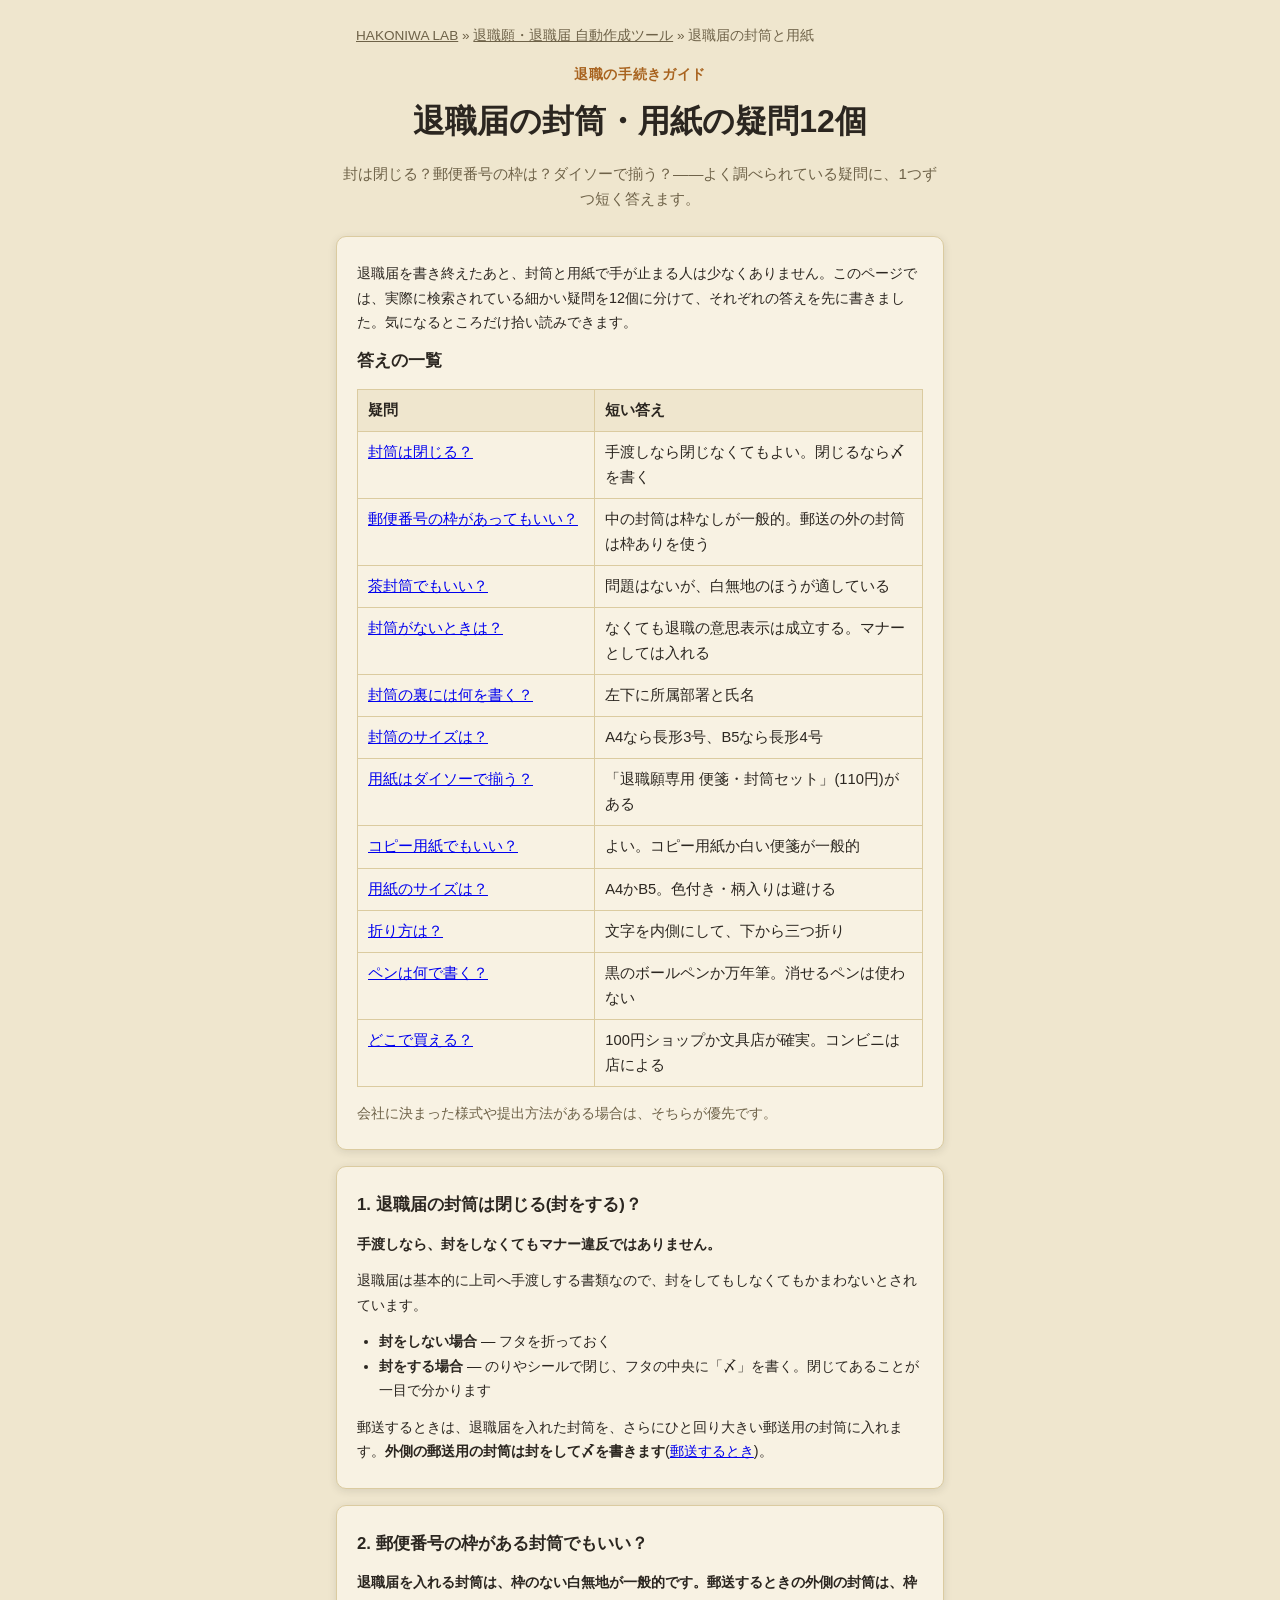
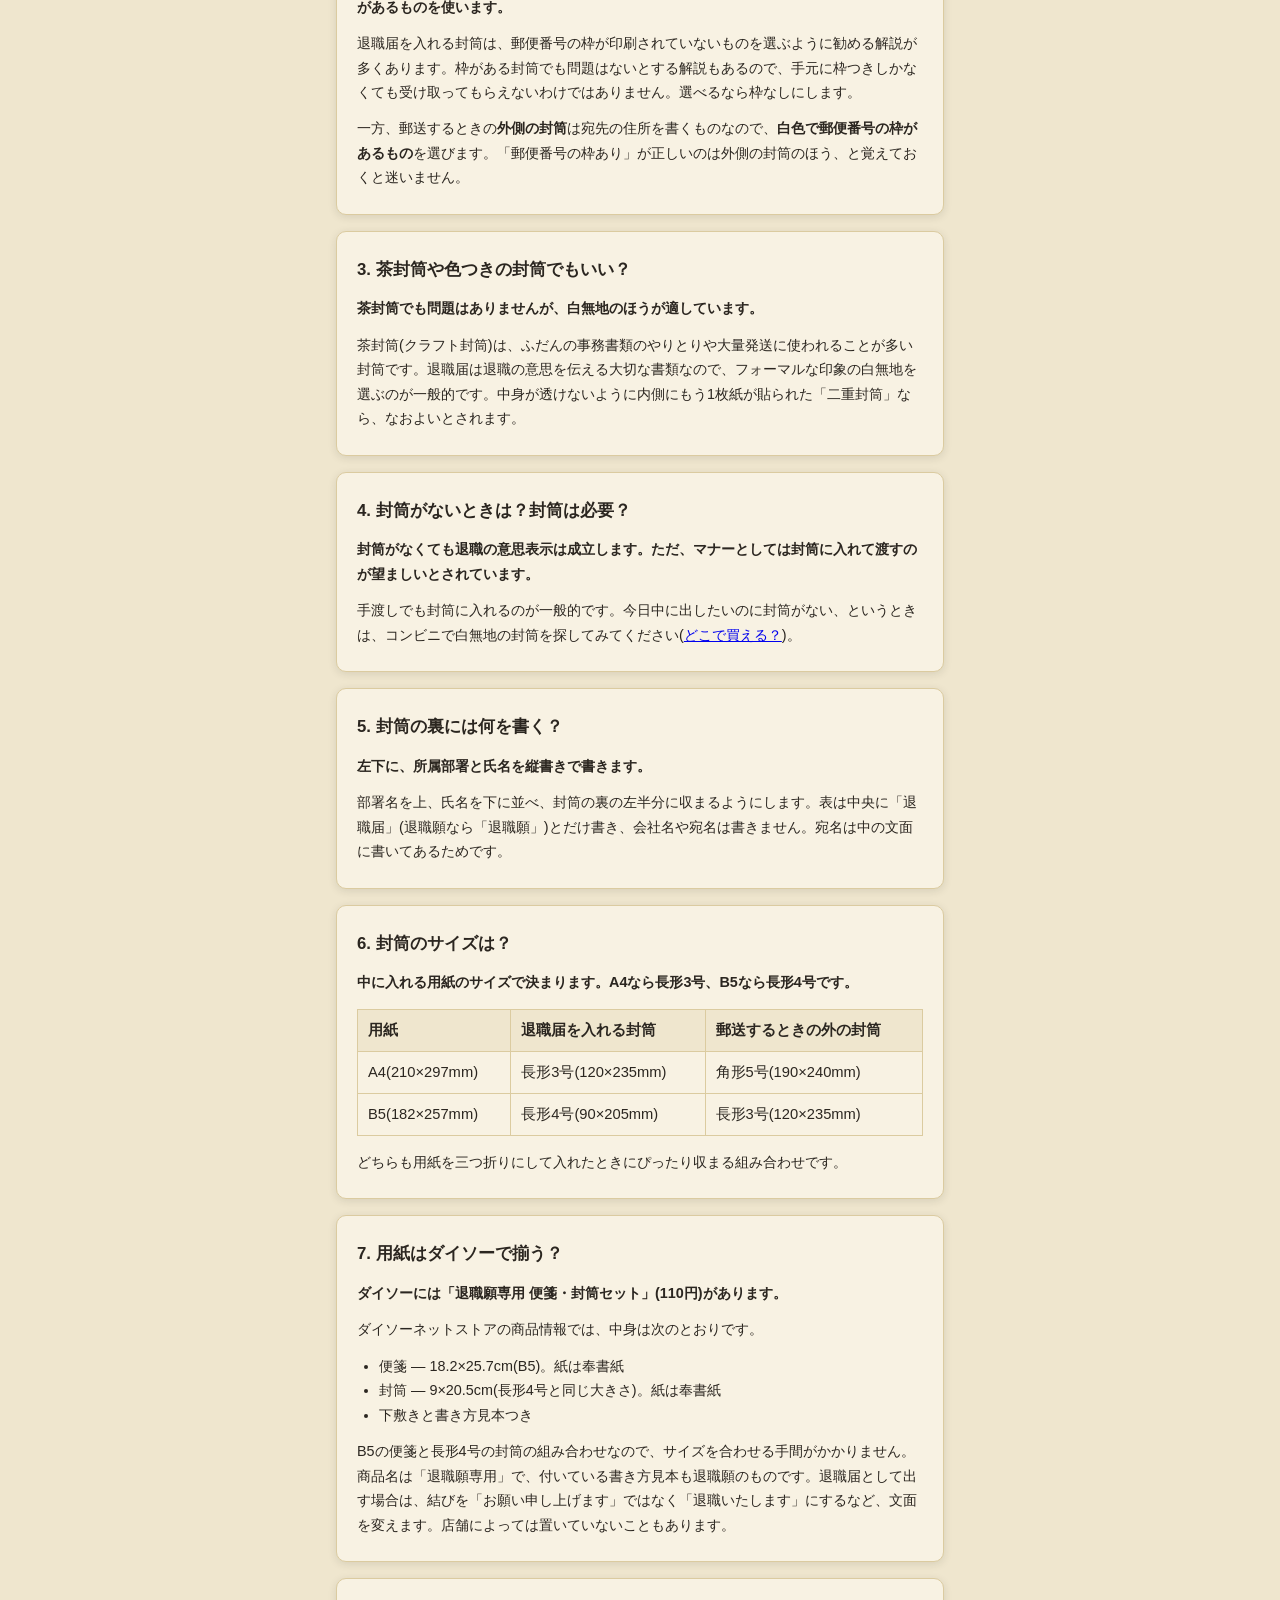
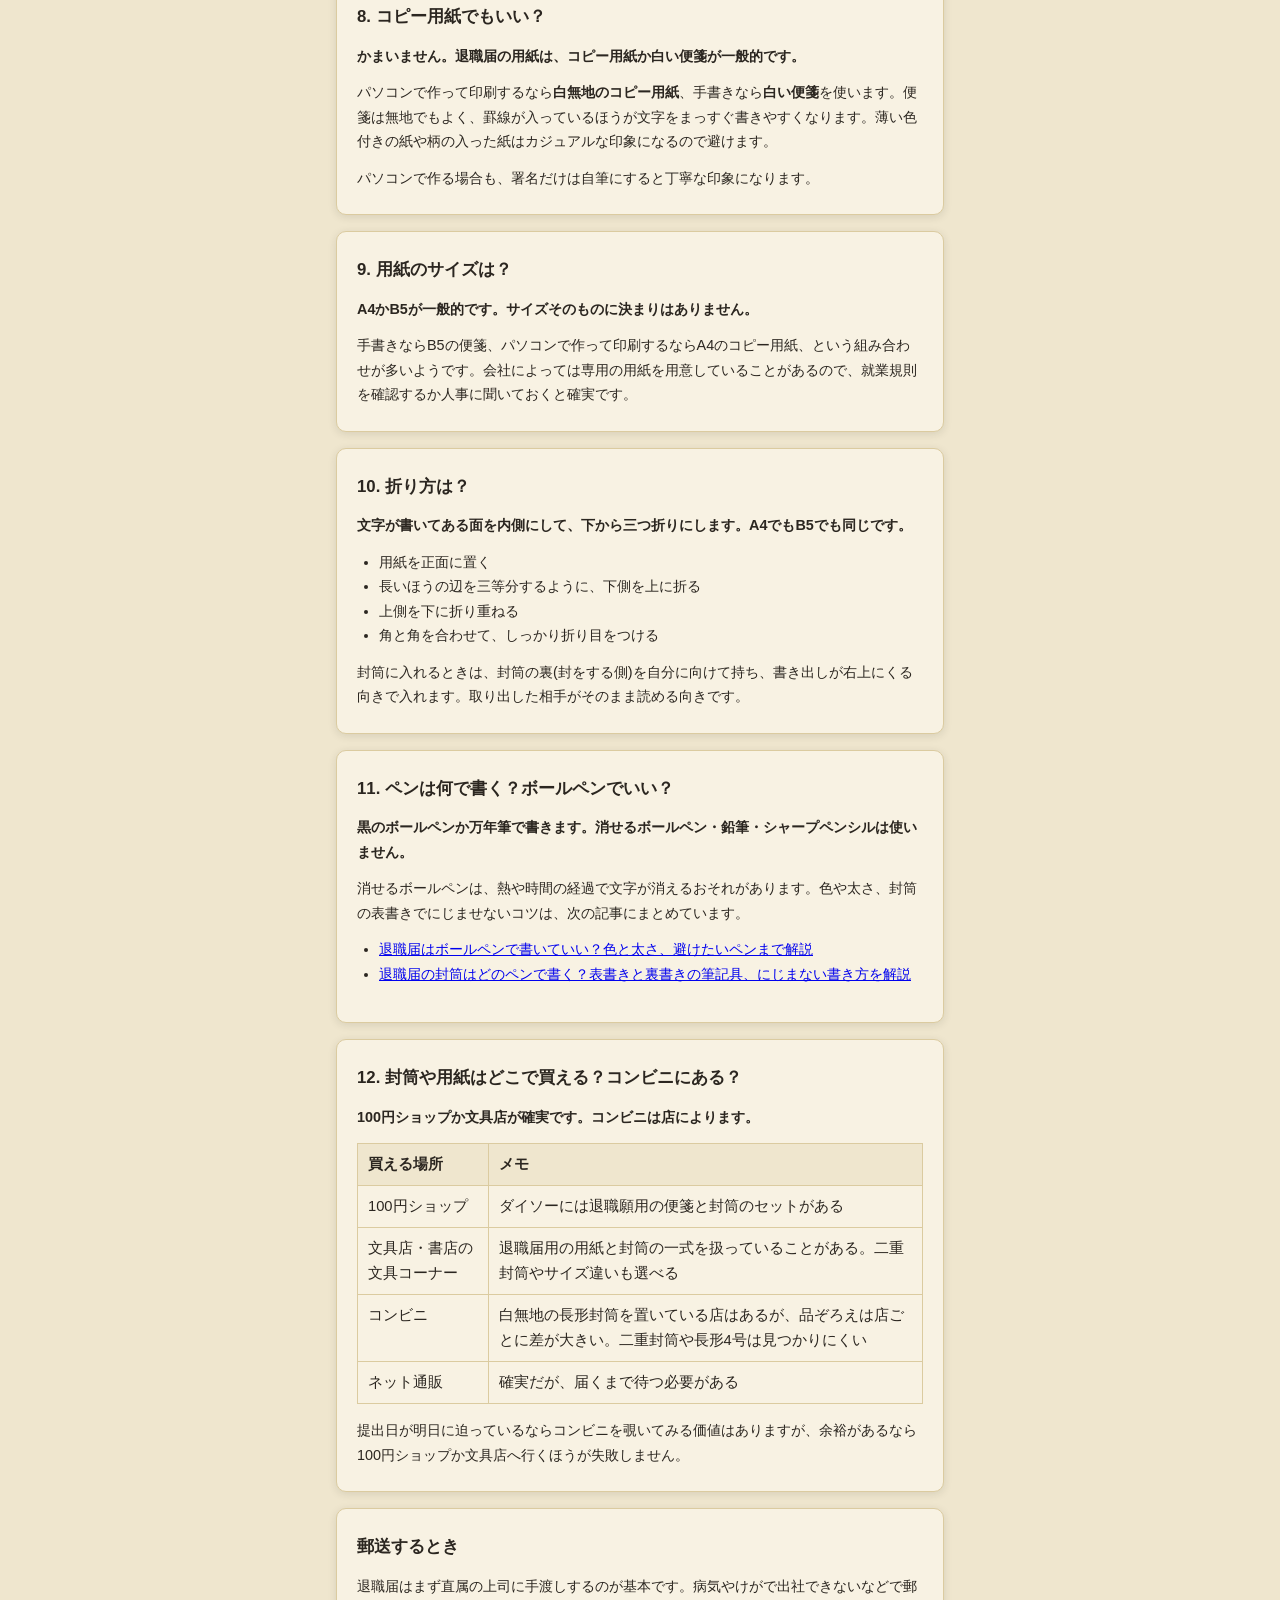
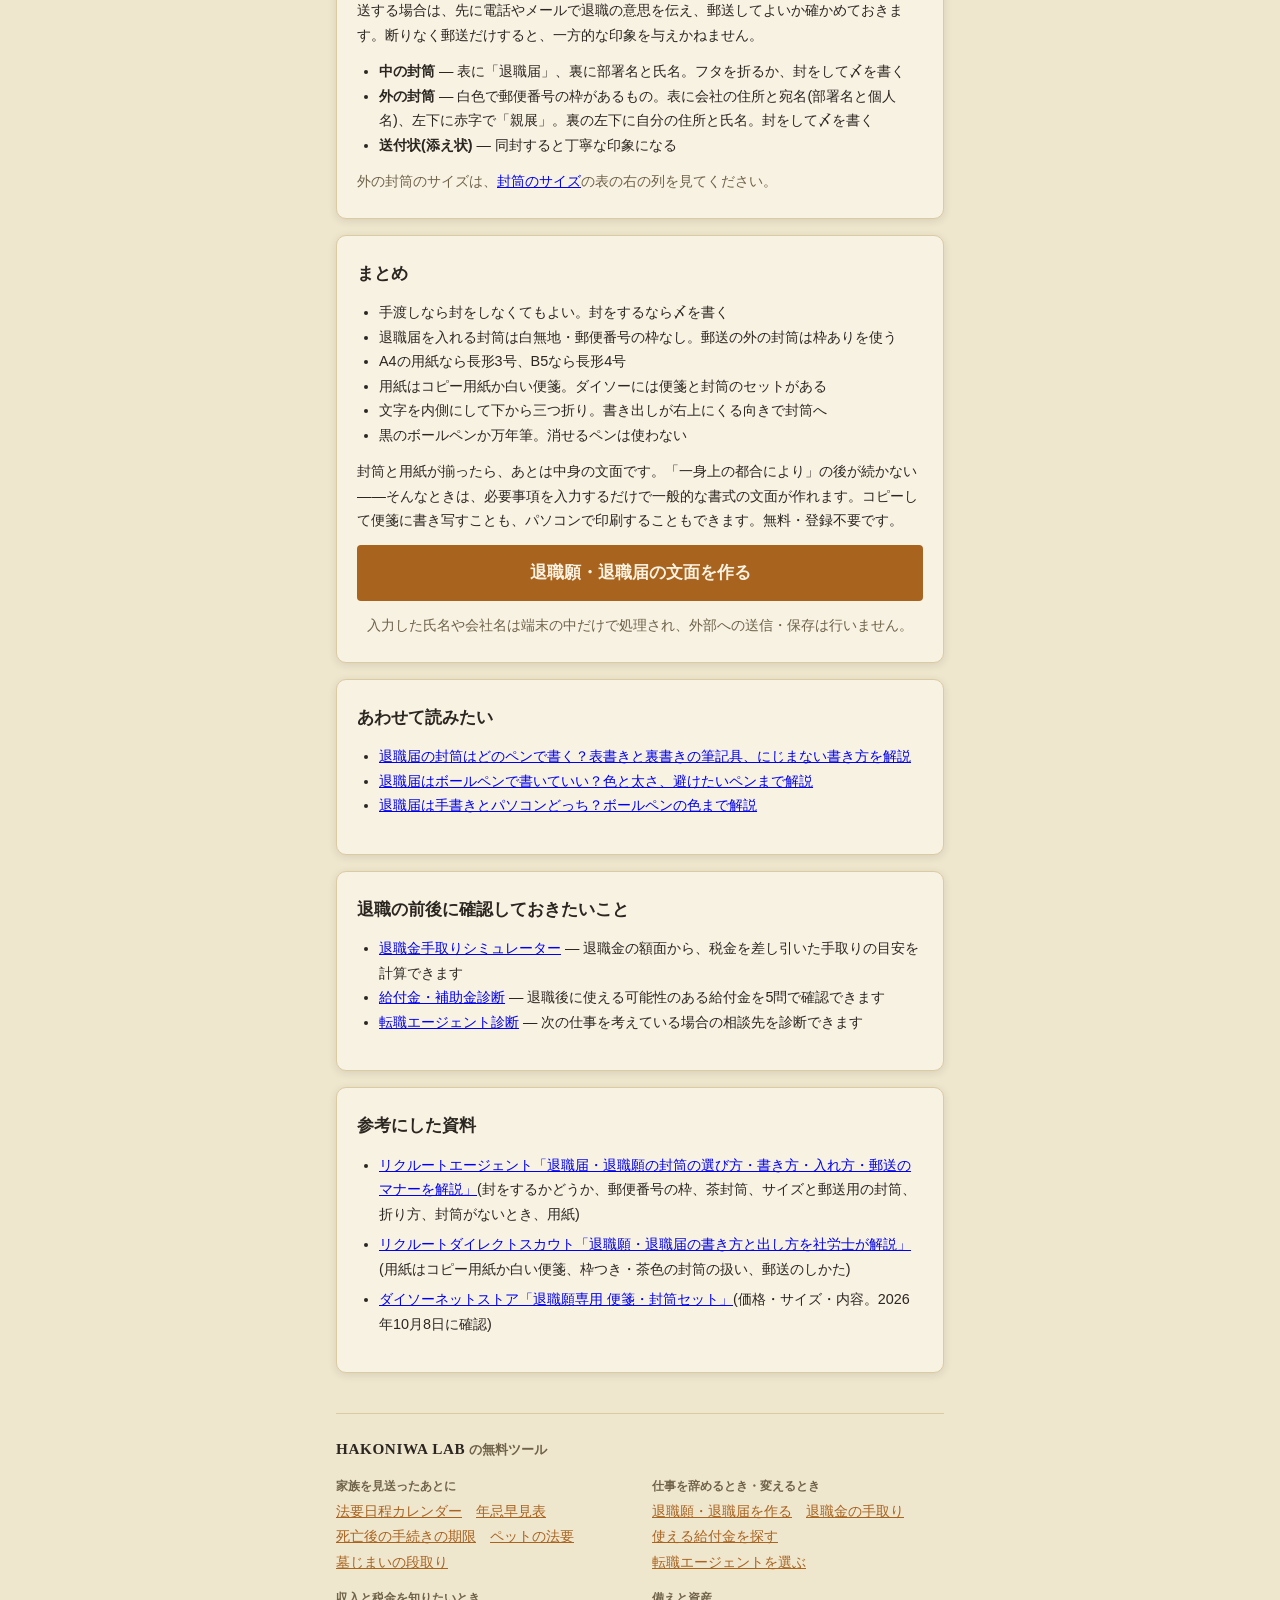
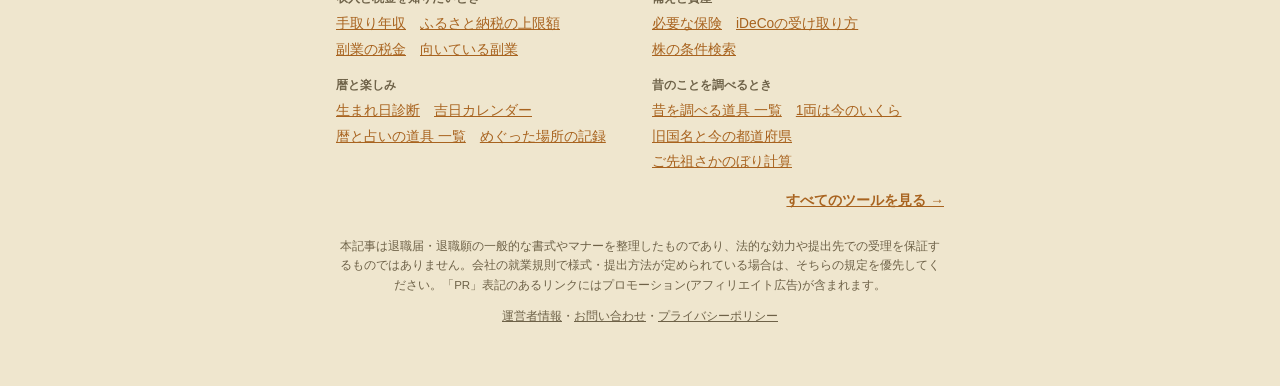
<file: guide/taishokutodoke-fuutou/index.html>
<!DOCTYPE html>
<html lang="ja">
<head>
<meta charset="UTF-8">
<meta name="viewport" content="width=device-width, initial-scale=1.0">
<!-- Google tag (gtag.js) -->
<script async src="https://www.googletagmanager.com/gtag/js?id=G-WTBHV5QYG3"></script>
<script>
  window.dataLayer = window.dataLayer || [];
  function gtag(){dataLayer.push(arguments);}
  gtag('js', new Date());
  gtag('config', 'G-WTBHV5QYG3');
</script>
<title>退職届の封筒・用紙の疑問12個｜封は閉じる？郵便番号の枠は？ダイソーで揃う？</title>
<meta name="description" content="退職届の封筒は閉じるのか、郵便番号の枠がある封筒でもいいのか、用紙はダイソーやコピー用紙でいいのか。封筒と用紙まわりでよく調べられている12の疑問に、1つずつ短く答えました。サイズ・折り方・裏の書き方・郵送するときの外の封筒まで。">
<script async src="https://pagead2.googlesyndication.com/pagead/js/adsbygoogle.js?client=ca-pub-6465548593525933" crossorigin="anonymous"></script>
<link rel="canonical" href="https://hakoniwalab.com/resignation-letter-generator/guide/taishokutodoke-fuutou/">
<link rel="stylesheet" href="../../css/style.css">
<script type="application/ld+json">{"@context":"https://schema.org","@type":"FAQPage","mainEntity":[{"@type":"Question","name":"退職届の封筒は閉じる(封をする)べきですか？","acceptedAnswer":{"@type":"Answer","text":"手渡しなら、封をしなくてもマナー違反ではありません。封をしない場合はフタを折っておき、封をする場合はのり付けしてフタの中央に「〆」を書きます。郵送する場合は、外側の郵送用の封筒をしっかり封をして〆を書きます。"}},{"@type":"Question","name":"郵便番号の枠がある封筒でもいいですか？","acceptedAnswer":{"@type":"Answer","text":"退職届を入れる封筒は、郵便番号の枠がない白無地が一般的です。枠がある封筒でも問題はないとする解説もありますが、選べるなら枠なしにします。郵送するときの外側の封筒は、宛先を書くので枠があるものを選びます。"}},{"@type":"Question","name":"退職届の用紙はダイソーで買えますか？","acceptedAnswer":{"@type":"Answer","text":"ダイソーには「退職願専用 便箋・封筒セット」(110円)があり、ダイソーネットストアの商品情報では、便箋がB5サイズ、封筒が9×20.5cm(長形4号と同じ大きさ)で、下敷きと書き方見本も付いています。"}},{"@type":"Question","name":"退職届はコピー用紙でもいいですか？","acceptedAnswer":{"@type":"Answer","text":"かまいません。退職届の用紙はコピー用紙か白い便箋が一般的です。パソコンで作って印刷するなら白無地のコピー用紙、手書きなら白い便箋(罫線入りでもよい)を使います。色付きや柄の入った紙は避けます。"}},{"@type":"Question","name":"封筒がないとき、退職届をそのまま渡してもいいですか？","acceptedAnswer":{"@type":"Answer","text":"封筒がなくても退職の意思表示は成立するので、必ず封筒に入れなければならないわけではありません。ただ、一般的なビジネスマナーとしては封筒に入れて渡すのが望ましいとされています。"}},{"@type":"Question","name":"退職届の封筒のサイズは？","acceptedAnswer":{"@type":"Answer","text":"用紙のサイズで決まります。A4の用紙なら長形3号(120×235mm)、B5の用紙なら長形4号(90×205mm)です。郵送するときの外側の封筒は、長形4号なら長形3号、長形3号なら角形5号(190×240mm)を使います。"}}]}</script>
<style>
.guide-nav { max-width: 720px; margin: 0 auto 16px; padding: 0 20px; font-size: 0.85rem; color: var(--color-text-muted); }
.guide-nav a { color: var(--color-text-muted); }
.guide-lead { font-size: 0.95rem; }
.guide-table { width: 100%; border-collapse: collapse; margin: 14px 0; font-size: 0.92rem; }
.guide-table th, .guide-table td { border: 1px solid var(--color-border); padding: 8px 10px; text-align: left; vertical-align: top; }
.guide-table th { background: var(--color-bg); font-weight: 600; }
.guide-table td { overflow-wrap: anywhere; }
.guide-table--qa td:first-child { width: 42%; }
.guide-note { font-size: 0.85rem; color: var(--color-text-muted); }
.card--article h3 { font-size: 1rem; margin: 18px 0 6px; }
.guide-answer { font-weight: 700; margin-bottom: 8px; }
.guide-cta { text-align: center; }
.guide-cta .btn { display: inline-block; text-decoration: none; }
.guide-sources { font-size: 0.82rem; padding-left: 1.2em; }
.guide-sources li { margin-bottom: 6px; }
</style>
</head>
<body>
<div class="app">

  <nav class="guide-nav" aria-label="パンくずリスト">
    <a href="../../../">HAKONIWA LAB</a> &raquo;
    <a href="../../">退職願・退職届 自動作成ツール</a> &raquo;
    <span aria-current="page">退職届の封筒と用紙</span>
  </nav>

  <header class="app-header">
    <p class="app-header__eyebrow">退職の手続きガイド</p>
    <h1 class="app-header__title">退職届の封筒・用紙の<br class="sp-only">疑問12個</h1>
    <p class="app-header__lead">封は閉じる？郵便番号の枠は？ダイソーで揃う？——よく調べられている疑問に、1つずつ短く答えます。</p>
  </header>

  <main class="main">

    <section class="article">

      <div class="card card--article">
        <p class="guide-lead">退職届を書き終えたあと、封筒と用紙で手が止まる人は少なくありません。このページでは、実際に検索されている細かい疑問を12個に分けて、それぞれの答えを先に書きました。気になるところだけ拾い読みできます。</p>
        <h2>答えの一覧</h2>
        <table class="guide-table guide-table--qa">
          <thead><tr><th>疑問</th><th>短い答え</th></tr></thead>
          <tbody>
            <tr><td><a href="#q-fuu">封筒は閉じる？</a></td><td>手渡しなら閉じなくてもよい。閉じるなら〆を書く</td></tr>
            <tr><td><a href="#q-yubin">郵便番号の枠があってもいい？</a></td><td>中の封筒は枠なしが一般的。郵送の外の封筒は枠ありを使う</td></tr>
            <tr><td><a href="#q-iro">茶封筒でもいい？</a></td><td>問題はないが、白無地のほうが適している</td></tr>
            <tr><td><a href="#q-nai">封筒がないときは？</a></td><td>なくても退職の意思表示は成立する。マナーとしては入れる</td></tr>
            <tr><td><a href="#q-ura">封筒の裏には何を書く？</a></td><td>左下に所属部署と氏名</td></tr>
            <tr><td><a href="#q-size">封筒のサイズは？</a></td><td>A4なら長形3号、B5なら長形4号</td></tr>
            <tr><td><a href="#q-daiso">用紙はダイソーで揃う？</a></td><td>「退職願専用 便箋・封筒セット」(110円)がある</td></tr>
            <tr><td><a href="#q-copy">コピー用紙でもいい？</a></td><td>よい。コピー用紙か白い便箋が一般的</td></tr>
            <tr><td><a href="#q-yoshi">用紙のサイズは？</a></td><td>A4かB5。色付き・柄入りは避ける</td></tr>
            <tr><td><a href="#q-ori">折り方は？</a></td><td>文字を内側にして、下から三つ折り</td></tr>
            <tr><td><a href="#q-pen">ペンは何で書く？</a></td><td>黒のボールペンか万年筆。消せるペンは使わない</td></tr>
            <tr><td><a href="#q-mise">どこで買える？</a></td><td>100円ショップか文具店が確実。コンビニは店による</td></tr>
          </tbody>
        </table>
        <p class="guide-note">会社に決まった様式や提出方法がある場合は、そちらが優先です。</p>
      </div>

      <div class="card card--article" id="q-fuu">
        <h2>1. 退職届の封筒は閉じる(封をする)？</h2>
        <p class="guide-answer">手渡しなら、封をしなくてもマナー違反ではありません。</p>
        <p>退職届は基本的に上司へ手渡しする書類なので、封をしてもしなくてもかまわないとされています。</p>
        <ul>
          <li><strong>封をしない場合</strong> — フタを折っておく</li>
          <li><strong>封をする場合</strong> — のりやシールで閉じ、フタの中央に「〆」を書く。閉じてあることが一目で分かります</li>
        </ul>
        <p>郵送するときは、退職届を入れた封筒を、さらにひと回り大きい郵送用の封筒に入れます。<strong>外側の郵送用の封筒は封をして〆を書きます</strong>(<a href="#yusou">郵送するとき</a>)。</p>
      </div>

      <div class="card card--article" id="q-yubin">
        <h2>2. 郵便番号の枠がある封筒でもいい？</h2>
        <p class="guide-answer">退職届を入れる封筒は、枠のない白無地が一般的です。郵送するときの外側の封筒は、枠があるものを使います。</p>
        <p>退職届を入れる封筒は、郵便番号の枠が印刷されていないものを選ぶように勧める解説が多くあります。枠がある封筒でも問題はないとする解説もあるので、手元に枠つきしかなくても受け取ってもらえないわけではありません。選べるなら枠なしにします。</p>
        <p>一方、郵送するときの<strong>外側の封筒</strong>は宛先の住所を書くものなので、<strong>白色で郵便番号の枠があるもの</strong>を選びます。「郵便番号の枠あり」が正しいのは外側の封筒のほう、と覚えておくと迷いません。</p>
      </div>

      <div class="card card--article" id="q-iro">
        <h2>3. 茶封筒や色つきの封筒でもいい？</h2>
        <p class="guide-answer">茶封筒でも問題はありませんが、白無地のほうが適しています。</p>
        <p>茶封筒(クラフト封筒)は、ふだんの事務書類のやりとりや大量発送に使われることが多い封筒です。退職届は退職の意思を伝える大切な書類なので、フォーマルな印象の白無地を選ぶのが一般的です。中身が透けないように内側にもう1枚紙が貼られた「二重封筒」なら、なおよいとされます。</p>
      </div>

      <div class="card card--article" id="q-nai">
        <h2>4. 封筒がないときは？封筒は必要？</h2>
        <p class="guide-answer">封筒がなくても退職の意思表示は成立します。ただ、マナーとしては封筒に入れて渡すのが望ましいとされています。</p>
        <p>手渡しでも封筒に入れるのが一般的です。今日中に出したいのに封筒がない、というときは、コンビニで白無地の封筒を探してみてください(<a href="#q-mise">どこで買える？</a>)。</p>
      </div>

      <div class="card card--article" id="q-ura">
        <h2>5. 封筒の裏には何を書く？</h2>
        <p class="guide-answer">左下に、所属部署と氏名を縦書きで書きます。</p>
        <p>部署名を上、氏名を下に並べ、封筒の裏の左半分に収まるようにします。表は中央に「退職届」(退職願なら「退職願」)とだけ書き、会社名や宛名は書きません。宛名は中の文面に書いてあるためです。</p>
      </div>

      <div class="card card--article" id="q-size">
        <h2>6. 封筒のサイズは？</h2>
        <p class="guide-answer">中に入れる用紙のサイズで決まります。A4なら長形3号、B5なら長形4号です。</p>
        <table class="guide-table">
          <thead><tr><th>用紙</th><th>退職届を入れる封筒</th><th>郵送するときの外の封筒</th></tr></thead>
          <tbody>
            <tr><td>A4(210×297mm)</td><td>長形3号(120×235mm)</td><td>角形5号(190×240mm)</td></tr>
            <tr><td>B5(182×257mm)</td><td>長形4号(90×205mm)</td><td>長形3号(120×235mm)</td></tr>
          </tbody>
        </table>
        <p>どちらも用紙を三つ折りにして入れたときにぴったり収まる組み合わせです。</p>
      </div>

      <div class="card card--article" id="q-daiso">
        <h2>7. 用紙はダイソーで揃う？</h2>
        <p class="guide-answer">ダイソーには「退職願専用 便箋・封筒セット」(110円)があります。</p>
        <p>ダイソーネットストアの商品情報では、中身は次のとおりです。</p>
        <ul>
          <li>便箋 — 18.2×25.7cm(B5)。紙は奉書紙</li>
          <li>封筒 — 9×20.5cm(長形4号と同じ大きさ)。紙は奉書紙</li>
          <li>下敷きと書き方見本つき</li>
        </ul>
        <p>B5の便箋と長形4号の封筒の組み合わせなので、サイズを合わせる手間がかかりません。商品名は「退職願専用」で、付いている書き方見本も退職願のものです。退職届として出す場合は、結びを「お願い申し上げます」ではなく「退職いたします」にするなど、文面を変えます。店舗によっては置いていないこともあります。</p>
      </div>

      <div class="card card--article" id="q-copy">
        <h2>8. コピー用紙でもいい？</h2>
        <p class="guide-answer">かまいません。退職届の用紙は、コピー用紙か白い便箋が一般的です。</p>
        <p>パソコンで作って印刷するなら<strong>白無地のコピー用紙</strong>、手書きなら<strong>白い便箋</strong>を使います。便箋は無地でもよく、罫線が入っているほうが文字をまっすぐ書きやすくなります。薄い色付きの紙や柄の入った紙はカジュアルな印象になるので避けます。</p>
        <p>パソコンで作る場合も、署名だけは自筆にすると丁寧な印象になります。</p>
      </div>

      <div class="card card--article" id="q-yoshi">
        <h2>9. 用紙のサイズは？</h2>
        <p class="guide-answer">A4かB5が一般的です。サイズそのものに決まりはありません。</p>
        <p>手書きならB5の便箋、パソコンで作って印刷するならA4のコピー用紙、という組み合わせが多いようです。会社によっては専用の用紙を用意していることがあるので、就業規則を確認するか人事に聞いておくと確実です。</p>
      </div>

      <div class="card card--article" id="q-ori">
        <h2>10. 折り方は？</h2>
        <p class="guide-answer">文字が書いてある面を内側にして、下から三つ折りにします。A4でもB5でも同じです。</p>
        <ul>
          <li>用紙を正面に置く</li>
          <li>長いほうの辺を三等分するように、下側を上に折る</li>
          <li>上側を下に折り重ねる</li>
          <li>角と角を合わせて、しっかり折り目をつける</li>
        </ul>
        <p>封筒に入れるときは、封筒の裏(封をする側)を自分に向けて持ち、書き出しが右上にくる向きで入れます。取り出した相手がそのまま読める向きです。</p>
      </div>

      <div class="card card--article" id="q-pen">
        <h2>11. ペンは何で書く？ボールペンでいい？</h2>
        <p class="guide-answer">黒のボールペンか万年筆で書きます。消せるボールペン・鉛筆・シャープペンシルは使いません。</p>
        <p>消せるボールペンは、熱や時間の経過で文字が消えるおそれがあります。色や太さ、封筒の表書きでにじませないコツは、次の記事にまとめています。</p>
        <ul>
          <li><a href="../taishokutodoke-borupen/">退職届はボールペンで書いていい？色と太さ、避けたいペンまで解説</a></li>
          <li><a href="../taishokutodoke-fuutou-pen/">退職届の封筒はどのペンで書く？表書きと裏書きの筆記具、にじまない書き方を解説</a></li>
        </ul>
      </div>

      <div class="card card--article" id="q-mise">
        <h2>12. 封筒や用紙はどこで買える？コンビニにある？</h2>
        <p class="guide-answer">100円ショップか文具店が確実です。コンビニは店によります。</p>
        <table class="guide-table">
          <thead><tr><th>買える場所</th><th>メモ</th></tr></thead>
          <tbody>
            <tr><td>100円ショップ</td><td>ダイソーには退職願用の便箋と封筒のセットがある</td></tr>
            <tr><td>文具店・書店の文具コーナー</td><td>退職届用の用紙と封筒の一式を扱っていることがある。二重封筒やサイズ違いも選べる</td></tr>
            <tr><td>コンビニ</td><td>白無地の長形封筒を置いている店はあるが、品ぞろえは店ごとに差が大きい。二重封筒や長形4号は見つかりにくい</td></tr>
            <tr><td>ネット通販</td><td>確実だが、届くまで待つ必要がある</td></tr>
          </tbody>
        </table>
        <p>提出日が明日に迫っているならコンビニを覗いてみる価値はありますが、余裕があるなら100円ショップか文具店へ行くほうが失敗しません。</p>
      </div>

      <div class="card card--article" id="yusou">
        <h2>郵送するとき</h2>
        <p>退職届はまず直属の上司に手渡しするのが基本です。病気やけがで出社できないなどで郵送する場合は、先に電話やメールで退職の意思を伝え、郵送してよいか確かめておきます。断りなく郵送だけすると、一方的な印象を与えかねません。</p>
        <ul>
          <li><strong>中の封筒</strong> — 表に「退職届」、裏に部署名と氏名。フタを折るか、封をして〆を書く</li>
          <li><strong>外の封筒</strong> — 白色で郵便番号の枠があるもの。表に会社の住所と宛名(部署名と個人名)、左下に赤字で「親展」。裏の左下に自分の住所と氏名。封をして〆を書く</li>
          <li><strong>送付状(添え状)</strong> — 同封すると丁寧な印象になる</li>
        </ul>
        <p class="guide-note">外の封筒のサイズは、<a href="#q-size">封筒のサイズ</a>の表の右の列を見てください。</p>
      </div>

      <div class="card card--article">
        <h2>まとめ</h2>
        <ul>
          <li>手渡しなら封をしなくてもよい。封をするなら〆を書く</li>
          <li>退職届を入れる封筒は白無地・郵便番号の枠なし。郵送の外の封筒は枠ありを使う</li>
          <li>A4の用紙なら長形3号、B5なら長形4号</li>
          <li>用紙はコピー用紙か白い便箋。ダイソーには便箋と封筒のセットがある</li>
          <li>文字を内側にして下から三つ折り。書き出しが右上にくる向きで封筒へ</li>
          <li>黒のボールペンか万年筆。消せるペンは使わない</li>
        </ul>
        <p>封筒と用紙が揃ったら、あとは中身の文面です。「一身上の都合により」の後が続かない——そんなときは、必要事項を入力するだけで一般的な書式の文面が作れます。コピーして便箋に書き写すことも、パソコンで印刷することもできます。無料・登録不要です。</p>
        <p class="guide-cta"><a class="btn btn--primary btn--large" href="../../">退職願・退職届の文面を作る</a></p>
        <p class="guide-note" style="text-align:center;">入力した氏名や会社名は端末の中だけで処理され、外部への送信・保存は行いません。</p>
      </div>

      <div class="card card--article">
        <h2>あわせて読みたい</h2>
        <ul>
          <li><a href="../taishokutodoke-fuutou-pen/">退職届の封筒はどのペンで書く？表書きと裏書きの筆記具、にじまない書き方を解説</a></li>
          <li><a href="../taishokutodoke-borupen/">退職届はボールペンで書いていい？色と太さ、避けたいペンまで解説</a></li>
          <li><a href="../taishokutodoke-tegaki-pc/">退職届は手書きとパソコンどっち？ボールペンの色まで解説</a></li>
        </ul>
      </div>

      <div class="card card--article">
        <h2>退職の前後に確認しておきたいこと</h2>
        <ul>
          <li><a href="../../../retirement-simulator/">退職金手取りシミュレーター</a> — 退職金の額面から、税金を差し引いた手取りの目安を計算できます</li>
          <li><a href="../../../subsidy-checker/">給付金・補助金診断</a> — 退職後に使える可能性のある給付金を5問で確認できます</li>
          <li><a href="../../../career-checker/">転職エージェント診断</a> — 次の仕事を考えている場合の相談先を診断できます</li>
        </ul>
      </div>

      <div class="card card--article">
        <h2>参考にした資料</h2>
        <ul class="guide-sources">
          <li><a href="https://www.r-agent.com/guide/resign/10457/" target="_blank" rel="noopener">リクルートエージェント「退職届・退職願の封筒の選び方・書き方・入れ方・郵送のマナーを解説」</a>(封をするかどうか、郵便番号の枠、茶封筒、サイズと郵送用の封筒、折り方、封筒がないとき、用紙)</li>
          <li><a href="https://directscout.recruit.co.jp/contents/article/5951/" target="_blank" rel="noopener">リクルートダイレクトスカウト「退職願・退職届の書き方と出し方を社労士が解説」</a>(用紙はコピー用紙か白い便箋、枠つき・茶色の封筒の扱い、郵送のしかた)</li>
          <li><a href="https://jp.daisonet.com/products/4904333001009" target="_blank" rel="noopener">ダイソーネットストア「退職願専用 便箋・封筒セット」</a>(価格・サイズ・内容。2026年10月8日に確認)</li>
        </ul>
      </div>

    </section>

  </main>

  <!-- site-nav:start -->
  <style>
  .site-nav { margin: 40px 0 0; padding: 22px 0 0; border-top: 1px solid var(--color-border, var(--line, #dbcba0)); color: var(--color-text, var(--ink, #2b2620)); text-align: left; }
  .site-nav__title { margin: 0 0 14px; font-size: 0.82rem; font-weight: 700; color: var(--color-text-muted, var(--muted, #6e6248)); }
  .site-nav__title a { font-family: Georgia, "Times New Roman", serif; font-size: 0.95rem; letter-spacing: 0.04em; color: var(--color-text, var(--ink, #2b2620)); text-decoration: none; }
  .site-nav__groups { display: grid; gap: 14px 24px; }
  @media (min-width: 560px) { .site-nav__groups { grid-template-columns: 1fr 1fr; } }
  .site-nav__label { margin: 0 0 4px; font-size: 0.74rem; font-weight: 700; color: var(--color-text-muted, var(--muted, #6e6248)); }
  .site-nav__links { display: flex; flex-wrap: wrap; gap: 2px 14px; margin: 0; padding: 0; list-style: none; font-size: 0.86rem; line-height: 1.7; }
  .site-nav__links li { margin: 0; padding: 0; }
  .site-nav__links li::before { content: none; }
  .site-nav__links a { color: var(--color-primary, var(--navy, #a8631f)); }
  .site-nav__all { margin: 16px 0 0; font-size: 0.86rem; text-align: right; }
  .site-nav__all a { color: var(--color-primary, var(--navy, #a8631f)); font-weight: 700; }
  .app-footer a { color: var(--color-text-muted, var(--muted, #6e6248)); }
  </style>
  <nav class="site-nav" aria-label="HAKONIWA LABのツール">
    <p class="site-nav__title"><a href="../../../">HAKONIWA LAB</a> の無料ツール</p>
    <div class="site-nav__groups">
      <div>
        <p class="site-nav__label">家族を見送ったあとに</p>
        <ul class="site-nav__links">
          <li><a href="../../../houyou-calendar/">法要日程カレンダー</a></li>
          <li><a href="../../../houyou-calendar/hayami/">年忌早見表</a></li>
          <li><a href="../../../houyou-calendar/tetsuzuki/">死亡後の手続きの期限</a></li>
          <li><a href="../../../houyou-calendar/pet/">ペットの法要</a></li>
          <li><a href="../../../houyou-calendar/hakajimai/">墓じまいの段取り</a></li>
        </ul>
      </div>
      <div>
        <p class="site-nav__label">仕事を辞めるとき・変えるとき</p>
        <ul class="site-nav__links">
          <li><a href="../../../resignation-letter-generator/">退職願・退職届を作る</a></li>
          <li><a href="../../../retirement-simulator/">退職金の手取り</a></li>
          <li><a href="../../../subsidy-checker/">使える給付金を探す</a></li>
          <li><a href="../../../career-checker/">転職エージェントを選ぶ</a></li>
        </ul>
      </div>
      <div>
        <p class="site-nav__label">収入と税金を知りたいとき</p>
        <ul class="site-nav__links">
          <li><a href="../../../takehome-calculator/">手取り年収</a></li>
          <li><a href="../../../furusato-simulator/">ふるさと納税の上限額</a></li>
          <li><a href="../../../sidejob-tax-simulator/">副業の税金</a></li>
          <li><a href="../../../sidejob-checker/">向いている副業</a></li>
        </ul>
      </div>
      <div>
        <p class="site-nav__label">備えと資産</p>
        <ul class="site-nav__links">
          <li><a href="../../../insurance-checker/">必要な保険</a></li>
          <li><a href="../../../retirement-simulator/ideco/">iDeCoの受け取り方</a></li>
          <li><a href="../../../stock-screener/">株の条件検索</a></li>
        </ul>
      </div>
      <div>
        <p class="site-nav__label">暦と楽しみ</p>
        <ul class="site-nav__links">
          <li><a href="../../../birthday-fortune/">生まれ日診断</a></li>
          <li><a href="../../../birthday-fortune/calendar/">吉日カレンダー</a></li>
          <li><a href="../../../birthday-fortune/tools/">暦と占いの道具 一覧</a></li>
          <li><a href="../../../meguri-log/">めぐった場所の記録</a></li>
        </ul>
      </div>
      <div>
        <p class="site-nav__label">昔のことを調べるとき</p>
        <ul class="site-nav__links">
          <li><a href="../../../mukashi/">昔を調べる道具 一覧</a></li>
          <li><a href="../../../mukashi/ryou/">1両は今のいくら</a></li>
          <li><a href="../../../mukashi/kokumei/">旧国名と今の都道府県</a></li>
          <li><a href="../../../mukashi/senzo/">ご先祖さかのぼり計算</a></li>
        </ul>
      </div>
    </div>
    <p class="site-nav__all"><a href="../../../">すべてのツールを見る →</a></p>
  </nav>
  <!-- site-nav:end -->

  <footer class="app-footer">
    <p>本記事は退職届・退職願の一般的な書式やマナーを整理したものであり、法的な効力や提出先での受理を保証するものではありません。会社の就業規則で様式・提出方法が定められている場合は、そちらの規定を優先してください。「PR」表記のあるリンクにはプロモーション(アフィリエイト広告)が含まれます。</p>
    <p><a href="../../../about.html">運営者情報</a>・<a href="../../../contact.html">お問い合わせ</a>・<a href="../../../privacy.html">プライバシーポリシー</a></p>
  </footer>

</div>
</body>
</html>
</file>
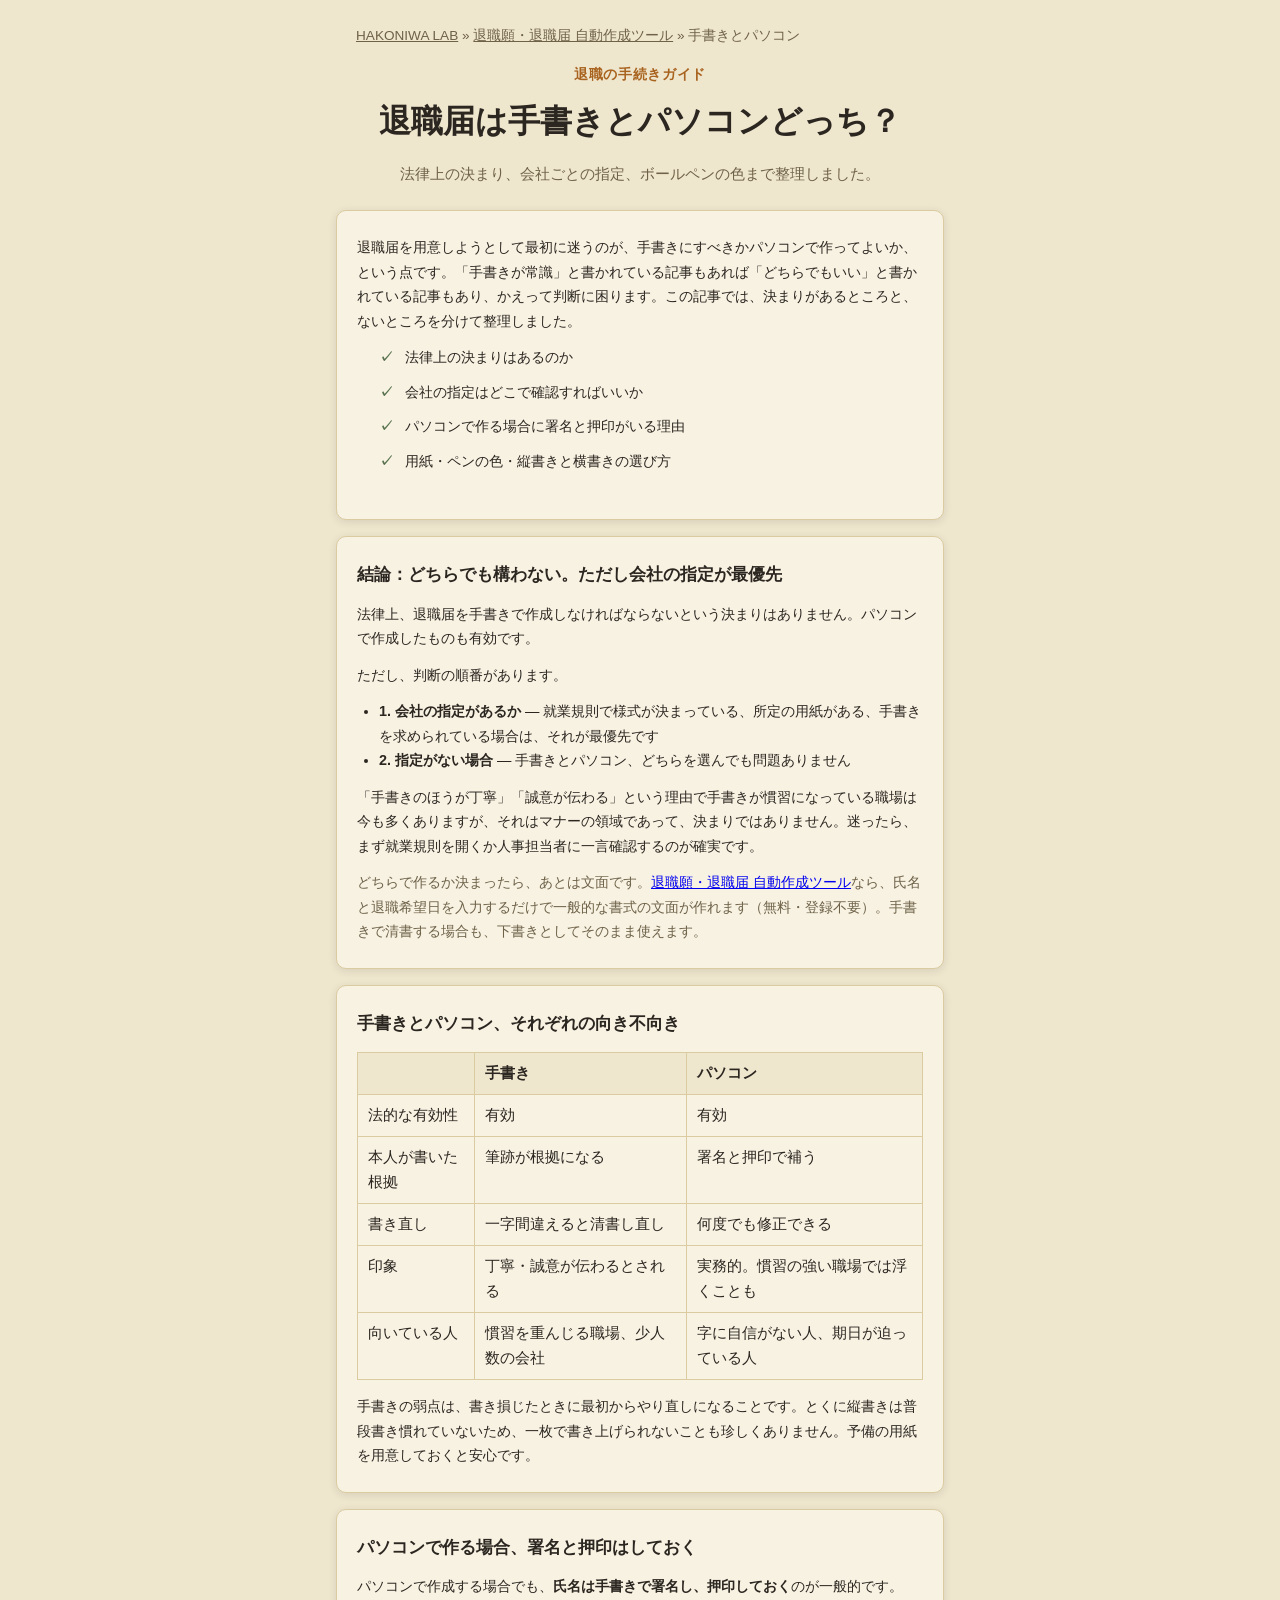
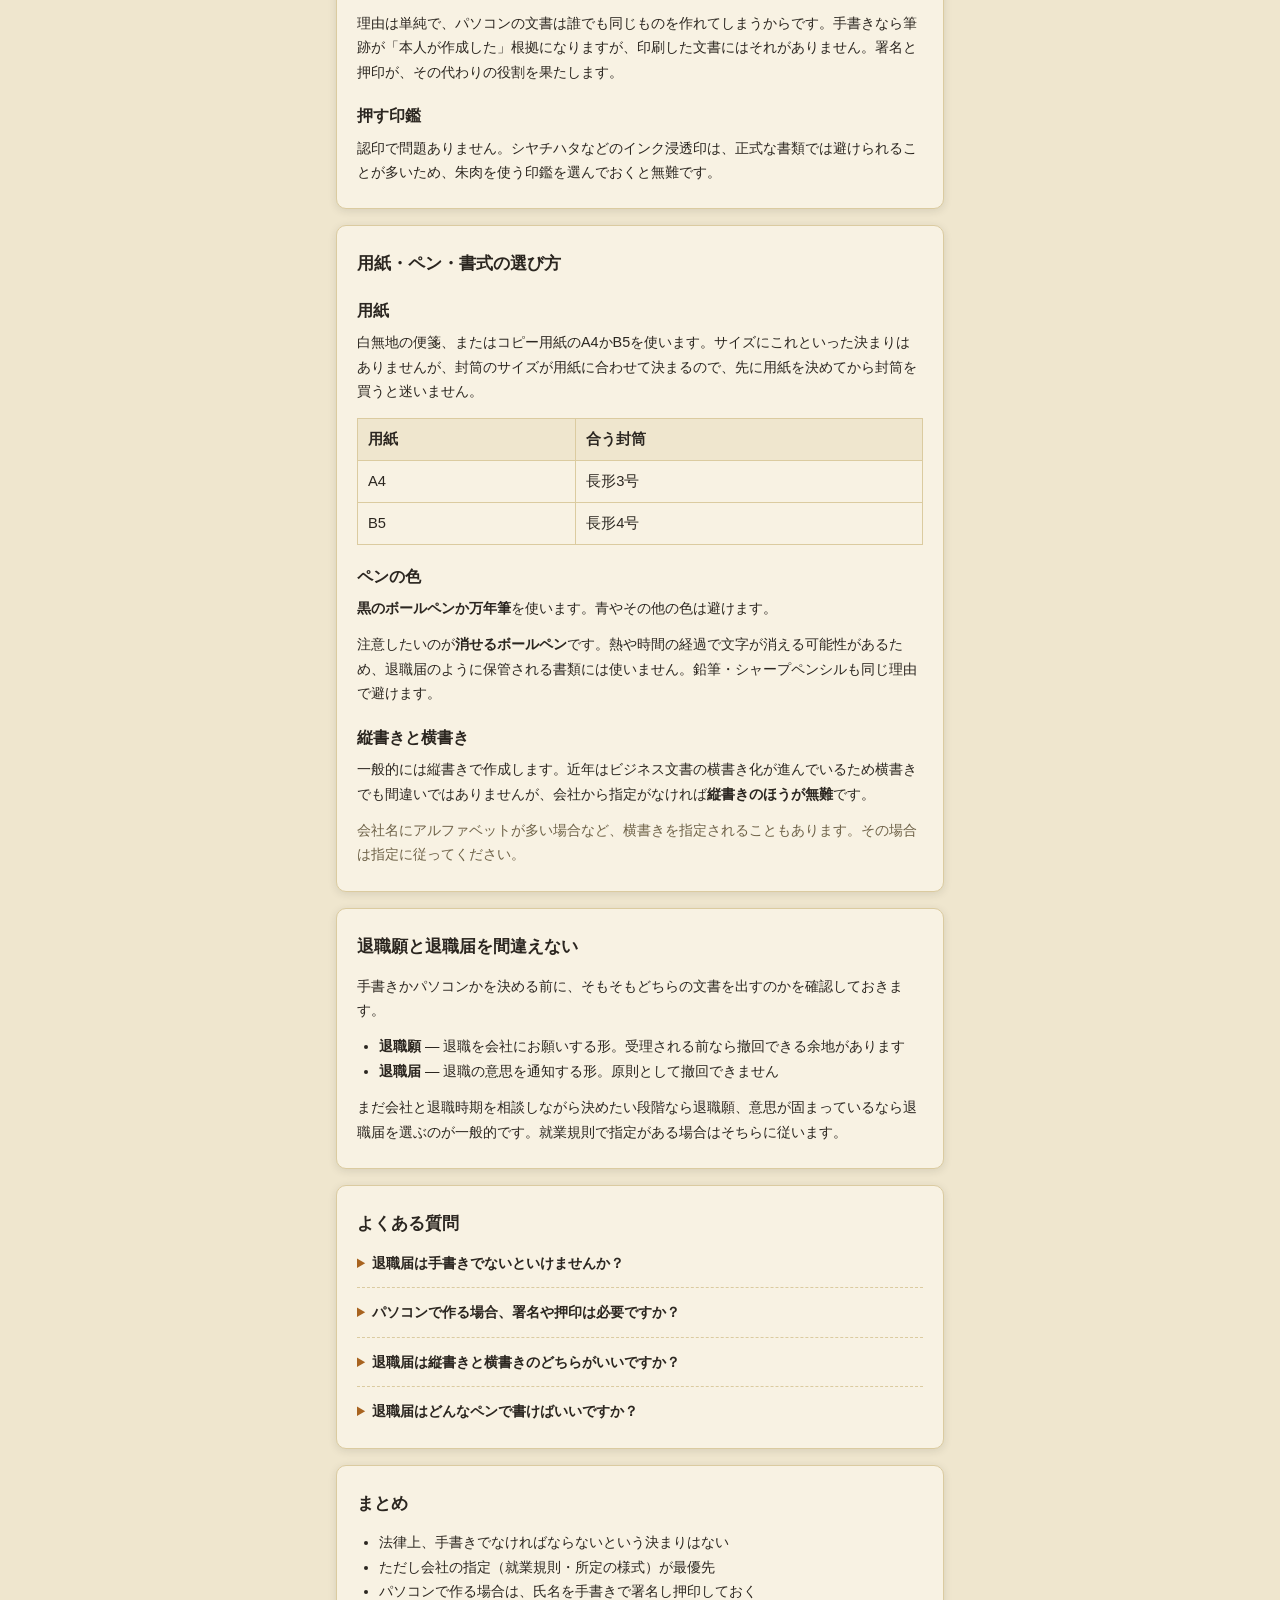
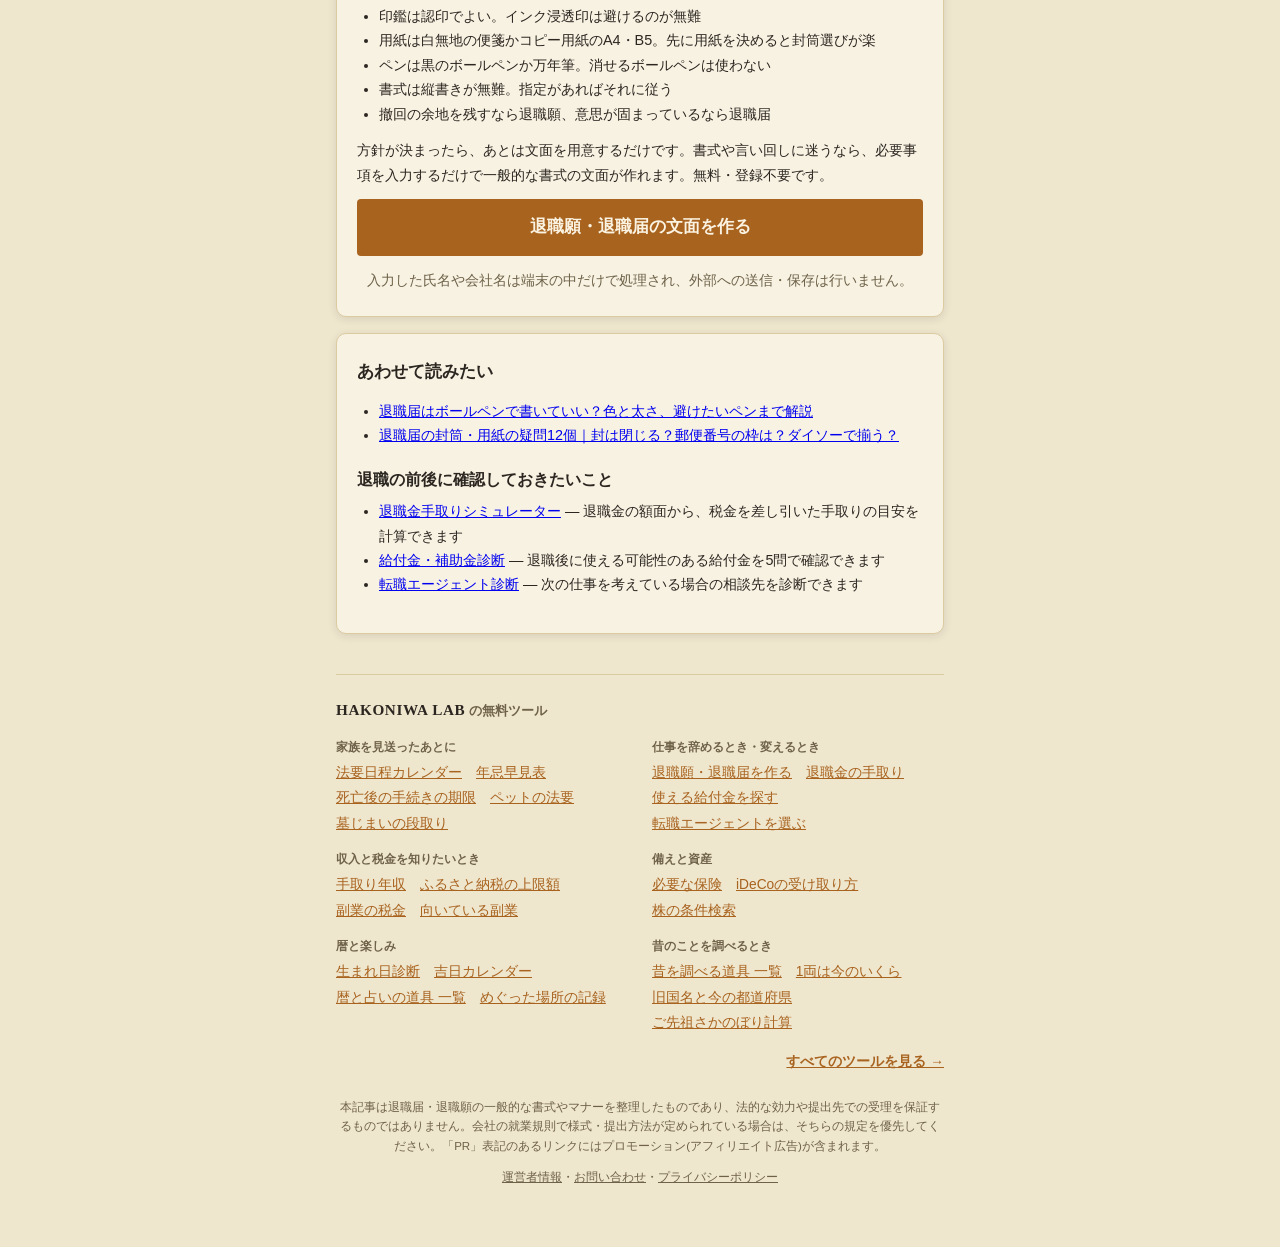
<file: guide/taishokutodoke-tegaki-pc/index.html>
<!DOCTYPE html>
<html lang="ja">
<head>
<meta charset="UTF-8">
<meta name="viewport" content="width=device-width, initial-scale=1.0">
<!-- Google tag (gtag.js) -->
<script async src="https://www.googletagmanager.com/gtag/js?id=G-WTBHV5QYG3"></script>
<script>
  window.dataLayer = window.dataLayer || [];
  function gtag(){dataLayer.push(arguments);}
  gtag('js', new Date());
  gtag('config', 'G-WTBHV5QYG3');
</script>
<title>退職届は手書きとパソコンどっち？ボールペンの色まで解説</title>
<meta name="description" content="退職届は手書きとパソコンのどちらで作るべきか、法律上の決まりはあるのか、パソコンで作る場合に署名と押印が必要な理由を整理しました。用紙・ボールペンの色・縦書きと横書きの選び方まで一通りまとめています。">
<script async src="https://pagead2.googlesyndication.com/pagead/js/adsbygoogle.js?client=ca-pub-6465548593525933" crossorigin="anonymous"></script>
<link rel="canonical" href="https://hakoniwalab.com/resignation-letter-generator/guide/taishokutodoke-tegaki-pc/">
<link rel="stylesheet" href="../../css/style.css">
<script type="application/ld+json">{"@context":"https://schema.org","@type":"FAQPage","mainEntity":[{"@type":"Question","name":"退職届は手書きでないといけませんか？","acceptedAnswer":{"@type":"Answer","text":"法律上、退職届を手書きで作成しなければならないという決まりはありません。パソコンで作成しても有効です。ただし会社によっては手書きを求められたり、所定の様式が用意されていたりする場合があるため、まずは就業規則を確認するか人事担当者に尋ねるのが確実です。"}},{"@type":"Question","name":"パソコンで作る場合、署名や押印は必要ですか？","acceptedAnswer":{"@type":"Answer","text":"パソコンで作成した場合でも、氏名は手書きで署名し、押印しておくのが一般的です。手書きであれば筆跡が本人が作成した根拠になりますが、パソコンの文書は誰でも同じものを作れてしまうためです。"}},{"@type":"Question","name":"退職届は縦書きと横書きのどちらがいいですか？","acceptedAnswer":{"@type":"Answer","text":"一般的には縦書きで作成します。近年はビジネス文書の横書き化が進んでおり横書きでも間違いではありませんが、会社から指定がない場合は縦書きのほうが無難です。"}},{"@type":"Question","name":"退職届はどんなペンで書けばいいですか？","acceptedAnswer":{"@type":"Answer","text":"黒のボールペンか万年筆を使います。消せるボールペンは熱や時間の経過で文字が消える可能性があるため使いません。鉛筆やシャープペンシルも同じ理由で避けます。"}}]}</script>
<style>
.guide-nav { max-width: 720px; margin: 0 auto 16px; padding: 0 20px; font-size: 0.85rem; color: var(--color-text-muted); }
.guide-nav a { color: var(--color-text-muted); }
.guide-lead { font-size: 0.95rem; }
.guide-table { width: 100%; border-collapse: collapse; margin: 14px 0; font-size: 0.92rem; }
.guide-table th, .guide-table td { border: 1px solid var(--color-border); padding: 8px 10px; text-align: left; vertical-align: top; }
.guide-table th { background: var(--color-bg); font-weight: 600; }
.guide-note { font-size: 0.85rem; color: var(--color-text-muted); }
.card--article h3 { font-size: 1rem; margin: 18px 0 6px; }
.guide-cta { text-align: center; }
.guide-cta .btn { display: inline-block; text-decoration: none; }
</style>
</head>
<body>
<div class="app">

  <nav class="guide-nav" aria-label="パンくずリスト">
    <a href="../../../">HAKONIWA LAB</a> &raquo;
    <a href="../../">退職願・退職届 自動作成ツール</a> &raquo;
    <span aria-current="page">手書きとパソコン</span>
  </nav>

  <header class="app-header">
    <p class="app-header__eyebrow">退職の手続きガイド</p>
    <h1 class="app-header__title">退職届は手書きと<br class="sp-only">パソコンどっち？</h1>
    <p class="app-header__lead">法律上の決まり、会社ごとの指定、ボールペンの色まで整理しました。</p>
  </header>

  <main class="main">

    <section class="article">

      <div class="card card--article">
        <p class="guide-lead">退職届を用意しようとして最初に迷うのが、手書きにすべきかパソコンで作ってよいか、という点です。「手書きが常識」と書かれている記事もあれば「どちらでもいい」と書かれている記事もあり、かえって判断に困ります。この記事では、決まりがあるところと、ないところを分けて整理しました。</p>
        <ul class="intro-points">
          <li>法律上の決まりはあるのか</li>
          <li>会社の指定はどこで確認すればいいか</li>
          <li>パソコンで作る場合に署名と押印がいる理由</li>
          <li>用紙・ペンの色・縦書きと横書きの選び方</li>
        </ul>
      </div>

      <div class="card card--article">
        <h2>結論：どちらでも構わない。ただし会社の指定が最優先</h2>
        <p>法律上、退職届を手書きで作成しなければならないという決まりはありません。パソコンで作成したものも有効です。</p>
        <p>ただし、判断の順番があります。</p>
        <ul>
          <li><strong>1. 会社の指定があるか</strong> — 就業規則で様式が決まっている、所定の用紙がある、手書きを求められている場合は、それが最優先です</li>
          <li><strong>2. 指定がない場合</strong> — 手書きとパソコン、どちらを選んでも問題ありません</li>
        </ul>
        <p>「手書きのほうが丁寧」「誠意が伝わる」という理由で手書きが慣習になっている職場は今も多くありますが、それはマナーの領域であって、決まりではありません。迷ったら、まず就業規則を開くか人事担当者に一言確認するのが確実です。</p>
        <p class="guide-note">どちらで作るか決まったら、あとは文面です。<a href="../../">退職願・退職届 自動作成ツール</a>なら、氏名と退職希望日を入力するだけで一般的な書式の文面が作れます（無料・登録不要）。手書きで清書する場合も、下書きとしてそのまま使えます。</p>
      </div>

      <div class="card card--article">
        <h2>手書きとパソコン、それぞれの向き不向き</h2>
        <table class="guide-table">
          <thead>
            <tr><th></th><th>手書き</th><th>パソコン</th></tr>
          </thead>
          <tbody>
            <tr><td>法的な有効性</td><td>有効</td><td>有効</td></tr>
            <tr><td>本人が書いた根拠</td><td>筆跡が根拠になる</td><td>署名と押印で補う</td></tr>
            <tr><td>書き直し</td><td>一字間違えると清書し直し</td><td>何度でも修正できる</td></tr>
            <tr><td>印象</td><td>丁寧・誠意が伝わるとされる</td><td>実務的。慣習の強い職場では浮くことも</td></tr>
            <tr><td>向いている人</td><td>慣習を重んじる職場、少人数の会社</td><td>字に自信がない人、期日が迫っている人</td></tr>
          </tbody>
        </table>
        <p>手書きの弱点は、書き損じたときに最初からやり直しになることです。とくに縦書きは普段書き慣れていないため、一枚で書き上げられないことも珍しくありません。予備の用紙を用意しておくと安心です。</p>
      </div>

      <div class="card card--article">
        <h2>パソコンで作る場合、署名と押印はしておく</h2>
        <p>パソコンで作成する場合でも、<strong>氏名は手書きで署名し、押印しておく</strong>のが一般的です。</p>
        <p>理由は単純で、パソコンの文書は誰でも同じものを作れてしまうからです。手書きなら筆跡が「本人が作成した」根拠になりますが、印刷した文書にはそれがありません。署名と押印が、その代わりの役割を果たします。</p>
        <h3>押す印鑑</h3>
        <p>認印で問題ありません。シヤチハタなどのインク浸透印は、正式な書類では避けられることが多いため、朱肉を使う印鑑を選んでおくと無難です。</p>
      </div>

      <div class="card card--article">
        <h2>用紙・ペン・書式の選び方</h2>
        <h3>用紙</h3>
        <p>白無地の便箋、またはコピー用紙のA4かB5を使います。サイズにこれといった決まりはありませんが、封筒のサイズが用紙に合わせて決まるので、先に用紙を決めてから封筒を買うと迷いません。</p>
        <table class="guide-table">
          <thead>
            <tr><th>用紙</th><th>合う封筒</th></tr>
          </thead>
          <tbody>
            <tr><td>A4</td><td>長形3号</td></tr>
            <tr><td>B5</td><td>長形4号</td></tr>
          </tbody>
        </table>
        <h3>ペンの色</h3>
        <p><strong>黒のボールペンか万年筆</strong>を使います。青やその他の色は避けます。</p>
        <p>注意したいのが<strong>消せるボールペン</strong>です。熱や時間の経過で文字が消える可能性があるため、退職届のように保管される書類には使いません。鉛筆・シャープペンシルも同じ理由で避けます。</p>
        <h3>縦書きと横書き</h3>
        <p>一般的には縦書きで作成します。近年はビジネス文書の横書き化が進んでいるため横書きでも間違いではありませんが、会社から指定がなければ<strong>縦書きのほうが無難</strong>です。</p>
        <p class="guide-note">会社名にアルファベットが多い場合など、横書きを指定されることもあります。その場合は指定に従ってください。</p>
      </div>

      <div class="card card--article">
        <h2>退職願と退職届を間違えない</h2>
        <p>手書きかパソコンかを決める前に、そもそもどちらの文書を出すのかを確認しておきます。</p>
        <ul>
          <li><strong>退職願</strong> — 退職を会社にお願いする形。受理される前なら撤回できる余地があります</li>
          <li><strong>退職届</strong> — 退職の意思を通知する形。原則として撤回できません</li>
        </ul>
        <p>まだ会社と退職時期を相談しながら決めたい段階なら退職願、意思が固まっているなら退職届を選ぶのが一般的です。就業規則で指定がある場合はそちらに従います。</p>
      </div>

      <div class="card card--article">
        <h2>よくある質問</h2>
        <details class="faq-item">
          <summary>退職届は手書きでないといけませんか？</summary>
          <p>法律上、退職届を手書きで作成しなければならないという決まりはありません。パソコンで作成しても有効です。ただし会社によっては手書きを求められたり、所定の様式が用意されていたりする場合があるため、まずは就業規則を確認するか人事担当者に尋ねるのが確実です。</p>
        </details>
        <details class="faq-item">
          <summary>パソコンで作る場合、署名や押印は必要ですか？</summary>
          <p>パソコンで作成した場合でも、氏名は手書きで署名し、押印しておくのが一般的です。手書きであれば筆跡が本人が作成した根拠になりますが、パソコンの文書は誰でも同じものを作れてしまうためです。</p>
        </details>
        <details class="faq-item">
          <summary>退職届は縦書きと横書きのどちらがいいですか？</summary>
          <p>一般的には縦書きで作成します。近年はビジネス文書の横書き化が進んでおり横書きでも間違いではありませんが、会社から指定がない場合は縦書きのほうが無難です。</p>
        </details>
        <details class="faq-item">
          <summary>退職届はどんなペンで書けばいいですか？</summary>
          <p>黒のボールペンか万年筆を使います。消せるボールペンは熱や時間の経過で文字が消える可能性があるため使いません。鉛筆やシャープペンシルも同じ理由で避けます。</p>
        </details>
      </div>

      <div class="card card--article">
        <h2>まとめ</h2>
        <ul>
          <li>法律上、手書きでなければならないという決まりはない</li>
          <li>ただし会社の指定（就業規則・所定の様式）が最優先</li>
          <li>パソコンで作る場合は、氏名を手書きで署名し押印しておく</li>
          <li>印鑑は認印でよい。インク浸透印は避けるのが無難</li>
          <li>用紙は白無地の便箋かコピー用紙のA4・B5。先に用紙を決めると封筒選びが楽</li>
          <li>ペンは黒のボールペンか万年筆。消せるボールペンは使わない</li>
          <li>書式は縦書きが無難。指定があればそれに従う</li>
          <li>撤回の余地を残すなら退職願、意思が固まっているなら退職届</li>
        </ul>
        <p>方針が決まったら、あとは文面を用意するだけです。書式や言い回しに迷うなら、必要事項を入力するだけで一般的な書式の文面が作れます。無料・登録不要です。</p>
        <p class="guide-cta"><a class="btn btn--primary btn--large" href="../../">退職願・退職届の文面を作る</a></p>
        <p class="guide-note" style="text-align:center;">入力した氏名や会社名は端末の中だけで処理され、外部への送信・保存は行いません。</p>
      </div>

      <div class="card card--article">
        <h2>あわせて読みたい</h2>
        <ul>
          <li><a href="../taishokutodoke-borupen/">退職届はボールペンで書いていい？色と太さ、避けたいペンまで解説</a></li>
          <li><a href="../taishokutodoke-fuutou/">退職届の封筒・用紙の疑問12個｜封は閉じる？郵便番号の枠は？ダイソーで揃う？</a></li>
        </ul>
        <h3>退職の前後に確認しておきたいこと</h3>
        <ul>
          <li><a href="../../../retirement-simulator/">退職金手取りシミュレーター</a> — 退職金の額面から、税金を差し引いた手取りの目安を計算できます</li>
          <li><a href="../../../subsidy-checker/">給付金・補助金診断</a> — 退職後に使える可能性のある給付金を5問で確認できます</li>
          <li><a href="../../../career-checker/">転職エージェント診断</a> — 次の仕事を考えている場合の相談先を診断できます</li>
        </ul>
      </div>

    </section>

  </main>

  <!-- site-nav:start -->
  <style>
  .site-nav { margin: 40px 0 0; padding: 22px 0 0; border-top: 1px solid var(--color-border, var(--line, #dbcba0)); color: var(--color-text, var(--ink, #2b2620)); text-align: left; }
  .site-nav__title { margin: 0 0 14px; font-size: 0.82rem; font-weight: 700; color: var(--color-text-muted, var(--muted, #6e6248)); }
  .site-nav__title a { font-family: Georgia, "Times New Roman", serif; font-size: 0.95rem; letter-spacing: 0.04em; color: var(--color-text, var(--ink, #2b2620)); text-decoration: none; }
  .site-nav__groups { display: grid; gap: 14px 24px; }
  @media (min-width: 560px) { .site-nav__groups { grid-template-columns: 1fr 1fr; } }
  .site-nav__label { margin: 0 0 4px; font-size: 0.74rem; font-weight: 700; color: var(--color-text-muted, var(--muted, #6e6248)); }
  .site-nav__links { display: flex; flex-wrap: wrap; gap: 2px 14px; margin: 0; padding: 0; list-style: none; font-size: 0.86rem; line-height: 1.7; }
  .site-nav__links li { margin: 0; padding: 0; }
  .site-nav__links li::before { content: none; }
  .site-nav__links a { color: var(--color-primary, var(--navy, #a8631f)); }
  .site-nav__all { margin: 16px 0 0; font-size: 0.86rem; text-align: right; }
  .site-nav__all a { color: var(--color-primary, var(--navy, #a8631f)); font-weight: 700; }
  .app-footer a { color: var(--color-text-muted, var(--muted, #6e6248)); }
  </style>
  <nav class="site-nav" aria-label="HAKONIWA LABのツール">
    <p class="site-nav__title"><a href="../../../">HAKONIWA LAB</a> の無料ツール</p>
    <div class="site-nav__groups">
      <div>
        <p class="site-nav__label">家族を見送ったあとに</p>
        <ul class="site-nav__links">
          <li><a href="../../../houyou-calendar/">法要日程カレンダー</a></li>
          <li><a href="../../../houyou-calendar/hayami/">年忌早見表</a></li>
          <li><a href="../../../houyou-calendar/tetsuzuki/">死亡後の手続きの期限</a></li>
          <li><a href="../../../houyou-calendar/pet/">ペットの法要</a></li>
          <li><a href="../../../houyou-calendar/hakajimai/">墓じまいの段取り</a></li>
        </ul>
      </div>
      <div>
        <p class="site-nav__label">仕事を辞めるとき・変えるとき</p>
        <ul class="site-nav__links">
          <li><a href="../../../resignation-letter-generator/">退職願・退職届を作る</a></li>
          <li><a href="../../../retirement-simulator/">退職金の手取り</a></li>
          <li><a href="../../../subsidy-checker/">使える給付金を探す</a></li>
          <li><a href="../../../career-checker/">転職エージェントを選ぶ</a></li>
        </ul>
      </div>
      <div>
        <p class="site-nav__label">収入と税金を知りたいとき</p>
        <ul class="site-nav__links">
          <li><a href="../../../takehome-calculator/">手取り年収</a></li>
          <li><a href="../../../furusato-simulator/">ふるさと納税の上限額</a></li>
          <li><a href="../../../sidejob-tax-simulator/">副業の税金</a></li>
          <li><a href="../../../sidejob-checker/">向いている副業</a></li>
        </ul>
      </div>
      <div>
        <p class="site-nav__label">備えと資産</p>
        <ul class="site-nav__links">
          <li><a href="../../../insurance-checker/">必要な保険</a></li>
          <li><a href="../../../retirement-simulator/ideco/">iDeCoの受け取り方</a></li>
          <li><a href="../../../stock-screener/">株の条件検索</a></li>
        </ul>
      </div>
      <div>
        <p class="site-nav__label">暦と楽しみ</p>
        <ul class="site-nav__links">
          <li><a href="../../../birthday-fortune/">生まれ日診断</a></li>
          <li><a href="../../../birthday-fortune/calendar/">吉日カレンダー</a></li>
          <li><a href="../../../birthday-fortune/tools/">暦と占いの道具 一覧</a></li>
          <li><a href="../../../meguri-log/">めぐった場所の記録</a></li>
        </ul>
      </div>
      <div>
        <p class="site-nav__label">昔のことを調べるとき</p>
        <ul class="site-nav__links">
          <li><a href="../../../mukashi/">昔を調べる道具 一覧</a></li>
          <li><a href="../../../mukashi/ryou/">1両は今のいくら</a></li>
          <li><a href="../../../mukashi/kokumei/">旧国名と今の都道府県</a></li>
          <li><a href="../../../mukashi/senzo/">ご先祖さかのぼり計算</a></li>
        </ul>
      </div>
    </div>
    <p class="site-nav__all"><a href="../../../">すべてのツールを見る →</a></p>
  </nav>
  <!-- site-nav:end -->

  <footer class="app-footer">
    <p>本記事は退職届・退職願の一般的な書式やマナーを整理したものであり、法的な効力や提出先での受理を保証するものではありません。会社の就業規則で様式・提出方法が定められている場合は、そちらの規定を優先してください。「PR」表記のあるリンクにはプロモーション(アフィリエイト広告)が含まれます。</p>
    <p><a href="../../../about.html">運営者情報</a>・<a href="../../../contact.html">お問い合わせ</a>・<a href="../../../privacy.html">プライバシーポリシー</a></p>
  </footer>

</div>
</body>
</html>
</file>
<file: css/style.css>
:root {
  --color-bg: #efe6ce;
  --color-surface: #f8f2e3;
  --color-border: #dbcba0;
  --color-text: #2b2620;
  --color-text-muted: #6e6248;
  --color-primary: #a8631f;
  --color-primary-hover: #8b5119;
  --color-primary-contrast: #fbf3e2;
  --color-accent: #55704a;
  --color-badge-bg: #e4d6ae;
  --color-badge-text: #6e4a1e;
  --color-warn-bg: #efd3c0;
  --color-warn-text: #8a4322;
  --radius-sm: 4px;
  --radius-md: 6px;
  --radius-lg: 10px;
  --shadow-card: 0 2px 8px rgba(43, 38, 32, 0.12);
  --max-width: 640px;
}

@media (prefers-color-scheme: dark) {
  :root {
    --color-bg: #211f1a;
    --color-surface: #2c2a22;
    --color-border: #423e30;
    --color-text: #f1e9d8;
    --color-text-muted: #b3a585;
    --color-primary: #e3a23b;
    --color-primary-hover: #edb259;
    --color-primary-contrast: #241c0d;
    --color-accent: #8fae7d;
    --color-badge-bg: #3a3626;
    --color-badge-text: #e3a23b;
    --color-warn-bg: #3d2a1d;
    --color-warn-text: #e0a876;
    --shadow-card: 0 2px 14px rgba(0, 0, 0, 0.5);
  }
}

* { box-sizing: border-box; }

[hidden] { display: none !important; }

html, body {
  margin: 0;
  padding: 0;
  background: var(--color-bg);
  color: var(--color-text);
  font-family: "Hiragino Sans", "Hiragino Kaku Gothic ProN", Meiryo, "Yu Gothic", sans-serif;
  line-height: 1.7;
  -webkit-text-size-adjust: 100%;
}

.app {
  max-width: var(--max-width);
  margin: 0 auto;
  padding: 24px 16px 48px;
}

.app-header {
  text-align: center;
  margin-bottom: 24px;
}

.app-header__eyebrow {
  color: var(--color-primary);
  font-weight: 700;
  font-size: 0.85rem;
  letter-spacing: 0.05em;
  margin: 0 0 8px;
}

.app-header__title {
  font-size: 1.6rem;
  font-weight: 800;
  margin: 0 0 12px;
}

.app-header__lead {
  color: var(--color-text-muted);
  font-size: 0.95rem;
  margin: 0;
}

.main { display: block; }

.card {
  background: var(--color-surface);
  border: 1px solid var(--color-border);
  border-radius: var(--radius-lg);
  box-shadow: var(--shadow-card);
  padding: 24px 20px;
  margin-bottom: 16px;
}

.card--intro { text-align: center; }

.intro-points {
  list-style: none;
  padding: 0;
  margin: 0 0 20px;
  text-align: left;
  display: inline-block;
}

.intro-points li {
  position: relative;
  padding-left: 26px;
  margin-bottom: 10px;
  color: var(--color-text);
}

.intro-points li::before {
  content: "✓";
  position: absolute;
  left: 0;
  color: var(--color-accent);
  font-weight: 700;
}

.intro-disclaimer {
  font-size: 0.78rem;
  color: var(--color-text-muted);
  margin: 16px 0 0;
}

.btn {
  display: inline-block;
  border: none;
  border-radius: var(--radius-sm);
  font-size: 0.95rem;
  font-weight: 700;
  padding: 12px 20px;
  cursor: pointer;
  text-align: center;
  transition: background-color 0.15s ease, opacity 0.15s ease;
}

.btn--primary {
  background: var(--color-primary);
  color: var(--color-primary-contrast);
}
.btn--primary:hover { background: var(--color-primary-hover); }
.btn--primary:disabled { opacity: 0.5; cursor: not-allowed; }

.btn--ghost {
  background: transparent;
  color: var(--color-text-muted);
  border: 1px solid var(--color-border);
}
.btn--ghost:hover { color: var(--color-text); border-color: var(--color-text-muted); }

.btn--large { width: 100%; padding: 14px 20px; font-size: 1.05rem; }
.btn--skip { margin-left: auto; }

.progress {
  height: 6px;
  background: var(--color-border);
  border-radius: 999px;
  overflow: hidden;
  margin-bottom: 8px;
}

.progress__bar {
  height: 100%;
  width: 0%;
  background: var(--color-primary);
  transition: width 0.25s ease;
}

.progress__label {
  font-size: 0.78rem;
  color: var(--color-text-muted);
  margin: 0 0 16px;
  text-align: right;
}

.card--quiz { min-height: 220px; }

.quiz-question {
  font-size: 1.1rem;
  font-weight: 700;
  margin: 0 0 6px;
}

.quiz-question__note {
  font-size: 0.82rem;
  color: var(--color-text-muted);
  margin: 0 0 18px;
}

.quiz-options {
  display: grid;
  gap: 10px;
}

.quiz-option {
  display: block;
  width: 100%;
  text-align: left;
  padding: 14px 16px;
  background: var(--color-bg);
  border: 1.5px solid var(--color-border);
  border-radius: var(--radius-sm);
  color: var(--color-text);
  font-size: 0.95rem;
  cursor: pointer;
  transition: border-color 0.15s ease, background-color 0.15s ease;
}

.quiz-option:hover {
  border-color: var(--color-primary);
}

.quiz-option.is-selected {
  border-color: var(--color-primary);
  background: var(--color-badge-bg);
  font-weight: 700;
}

.quiz-select {
  width: 100%;
  padding: 12px 14px;
  border: 1.5px solid var(--color-border);
  border-radius: var(--radius-sm);
  background: var(--color-bg);
  color: var(--color-text);
  font-size: 0.95rem;
}

.quiz-nav {
  display: flex;
  align-items: center;
  gap: 10px;
}

.result-summary {
  text-align: center;
  margin-bottom: 20px;
}

.result-summary__count {
  font-size: 1.3rem;
  font-weight: 800;
  margin: 0 0 4px;
}

.result-summary__note {
  font-size: 0.82rem;
  color: var(--color-text-muted);
  margin: 0;
}

.result-list {
  display: grid;
  gap: 14px;
  margin-bottom: 20px;
}

.result-card {
  background: var(--color-surface);
  border: 1px solid var(--color-border);
  border-radius: var(--radius-md);
  box-shadow: var(--shadow-card);
  padding: 18px 18px 16px;
}

.result-card__badges {
  display: flex;
  flex-wrap: wrap;
  gap: 6px;
  margin-bottom: 10px;
}

.badge {
  display: inline-block;
  font-size: 0.72rem;
  font-weight: 700;
  padding: 3px 10px;
  border-radius: 999px;
  background: var(--color-badge-bg);
  color: var(--color-badge-text);
}

.badge--accent {
  background: var(--color-primary);
  color: var(--color-primary-contrast);
}

.badge--warn {
  background: var(--color-warn-bg);
  color: var(--color-warn-text);
}

.result-card__name {
  font-size: 1.05rem;
  font-weight: 800;
  margin: 0 0 6px;
}

.result-card__benefit {
  color: var(--color-accent);
  font-weight: 700;
  margin: 0 0 4px;
}

.result-card__org {
  font-size: 0.8rem;
  color: var(--color-text-muted);
  margin: 0 0 12px;
}

.result-card__summary {
  font-size: 0.88rem;
  margin: 0 0 10px;
}

.result-card__conditions {
  font-size: 0.82rem;
  color: var(--color-text-muted);
  margin: 0 0 14px;
}

.result-card__actions {
  display: flex;
  flex-wrap: wrap;
  gap: 8px;
}

.result-card__link {
  display: inline-block;
  font-size: 0.85rem;
  font-weight: 700;
  color: var(--color-primary);
  text-decoration: none;
  padding: 8px 14px;
  border: 1.5px solid var(--color-primary);
  border-radius: var(--radius-sm);
}

.result-card__link:hover { background: var(--color-badge-bg); }

.result-card__link--offer {
  color: var(--color-accent);
  border-color: var(--color-accent);
  display: inline-flex;
  align-items: center;
  gap: 6px;
}

.badge--pr {
  background: var(--color-accent);
  color: var(--color-primary-contrast);
  font-size: 0.62rem;
  padding: 2px 6px;
}

.result-empty {
  text-align: center;
  color: var(--color-text-muted);
  padding: 24px 12px;
}

.ad-slot {
  min-height: 90px;
  border: 1px dashed var(--color-border);
  border-radius: var(--radius-sm);
  display: flex;
  align-items: center;
  justify-content: center;
  color: var(--color-text-muted);
  font-size: 0.75rem;
  margin-bottom: 20px;
}

.card--lead { text-align: center; }
.card__title { font-size: 1rem; margin: 0 0 8px; }

.lead-form {
  display: flex;
  gap: 8px;
  margin-top: 14px;
}

.lead-form__input {
  flex: 1;
  padding: 10px 12px;
  border: 1.5px solid var(--color-border);
  border-radius: var(--radius-sm);
  background: var(--color-bg);
  color: var(--color-text);
}

.app-footer {
  margin-top: 24px;
  text-align: center;
  font-size: 0.72rem;
  color: var(--color-text-muted);
}

.sp-only { display: inline; }

@media (min-width: 640px) {
  .app-header__title { font-size: 2rem; }
  .sp-only { display: none; }
}

.result-card__platforms {
  font-size: 0.8rem;
  color: var(--color-text-muted);
  margin: 0 0 14px;
}

.cross-link-banner {
  display: block;
  margin-top: 12px;
  padding: 10px 14px;
  background: var(--color-badge-bg);
  border-radius: var(--radius-sm);
  font-size: 0.82rem;
  color: var(--color-badge-text);
  text-decoration: none;
  font-weight: 700;
}

.cross-link-banner:hover { opacity: 0.85; }

.result-cross-links {
  display: grid;
  gap: 8px;
  margin-top: 16px;
}

.result-cross-links .cross-link-banner {
  margin-top: 0;
}

.form-field {
  text-align: left;
  margin-bottom: 16px;
}

.form-field label {
  display: block;
  font-size: 0.88rem;
  font-weight: 700;
  margin-bottom: 6px;
}

.form-field--checkbox label {
  display: flex;
  align-items: center;
  gap: 8px;
  font-weight: 400;
  font-size: 0.9rem;
}

.form-field--checkbox input[type="checkbox"] {
  width: 18px;
  height: 18px;
}

.result-headline {
  text-align: center;
  padding: 8px 0 20px;
  border-bottom: 1px dashed var(--color-border);
  margin-bottom: 16px;
}

.result-headline__label {
  font-size: 0.85rem;
  color: var(--color-text-muted);
  margin: 0 0 4px;
}

.result-headline__value {
  font-size: 2.2rem;
  font-weight: 800;
  color: var(--color-primary);
  margin: 0 0 4px;
}

.result-headline__sub {
  font-size: 0.85rem;
  color: var(--color-text-muted);
  margin: 0;
}

.result-breakdown {
  display: grid;
  gap: 8px;
  text-align: left;
}

.result-row {
  display: flex;
  justify-content: space-between;
  font-size: 0.9rem;
  padding: 8px 0;
  border-bottom: 1px solid var(--color-border);
}

.result-row span:first-child {
  color: var(--color-text-muted);
}

.result-row span:last-child {
  font-weight: 700;
}

.letter-preview {
  background: var(--color-bg);
  border: 1px solid var(--color-border);
  border-radius: var(--radius-sm);
  padding: 20px;
  font-family: "Hiragino Mincho ProN", "Yu Mincho", serif;
  font-size: 0.95rem;
  line-height: 1.9;
  white-space: pre-wrap;
  word-break: break-word;
  margin: 0 0 16px;
}

#btn-copy {
  width: 100%;
  margin-bottom: 16px;
}

/* --- 解説記事セクション --- */

.card--article h2 {
  font-size: 1.05rem;
  margin: 0 0 12px;
}
.card--article p {
  font-size: 0.9rem;
  margin: 0 0 12px;
}
.card--article p:last-child { margin-bottom: 0; }
.card--article ul {
  font-size: 0.9rem;
  margin: 0 0 12px;
  padding-left: 22px;
}

.faq-item {
  border-bottom: 1px dashed var(--color-border);
  padding: 12px 0;
}
.faq-item:first-of-type { padding-top: 0; }
.faq-item:last-child { border-bottom: none; padding-bottom: 0; }
.faq-item summary {
  cursor: pointer;
  font-weight: 700;
  font-size: 0.9rem;
  list-style: revert;
}
.faq-item summary::marker { color: var(--color-primary); }
.faq-item p {
  margin: 8px 0 0;
  font-size: 0.85rem;
  color: var(--color-text-muted);
}

/* --- 関連する本カード --- */
.card--books .books__lead {
  font-size: 0.9rem;
  color: var(--color-text-muted);
  margin: 0 0 12px;
}
.books__list { list-style: none; margin: 0; padding: 0; display: grid; gap: 10px; }
.books__item a {
  display: block;
  padding: 12px 14px;
  border: 1px solid var(--color-border);
  border-radius: 8px;
  background: var(--color-bg);
  color: inherit;
  text-decoration: none;
}
.books__item a:hover,
.books__item a:focus-visible { border-color: var(--color-primary); }
.books__title { display: block; font-weight: 600; font-size: 0.95rem; line-height: 1.5; }
.books__note { display: block; font-size: 0.8rem; color: var(--color-text-muted); margin-top: 4px; }
.books__ku { font-size: 0.8rem; color: var(--color-text-muted); margin: 10px 0 0; }
</file>
